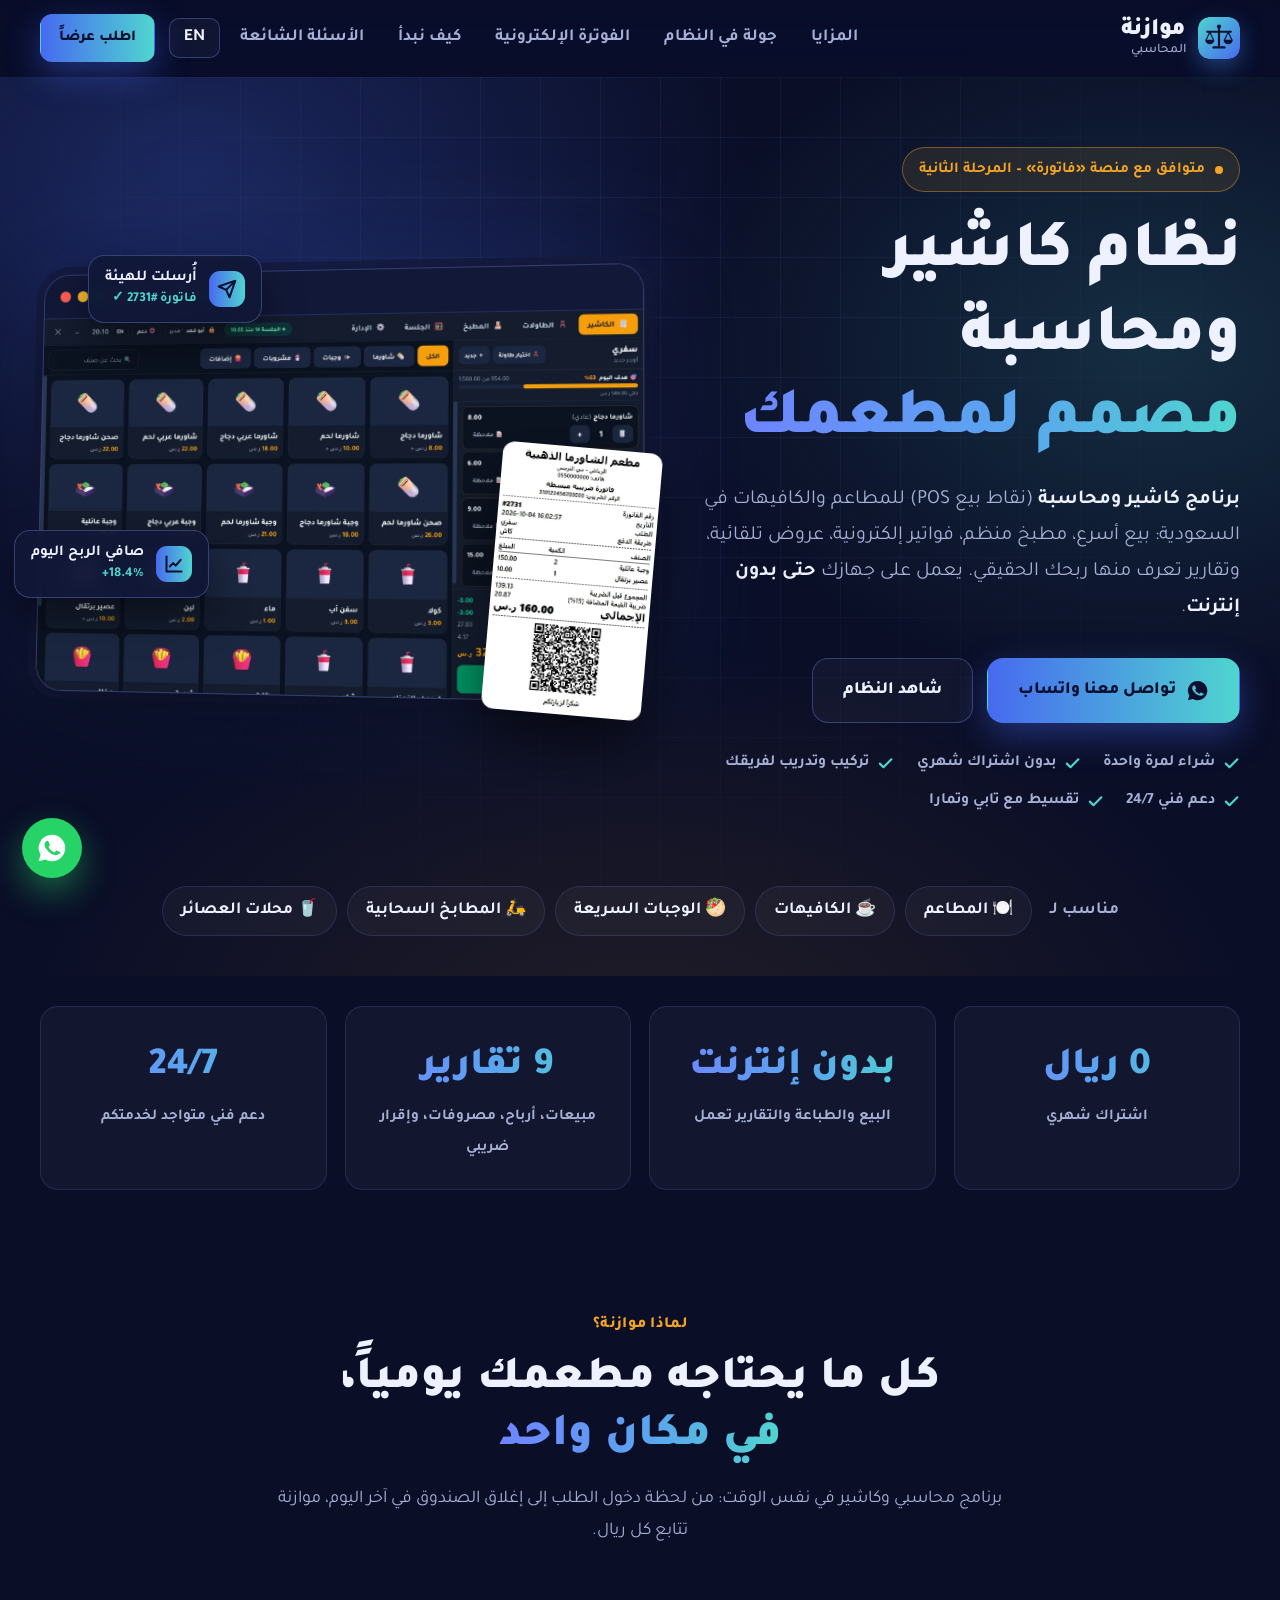
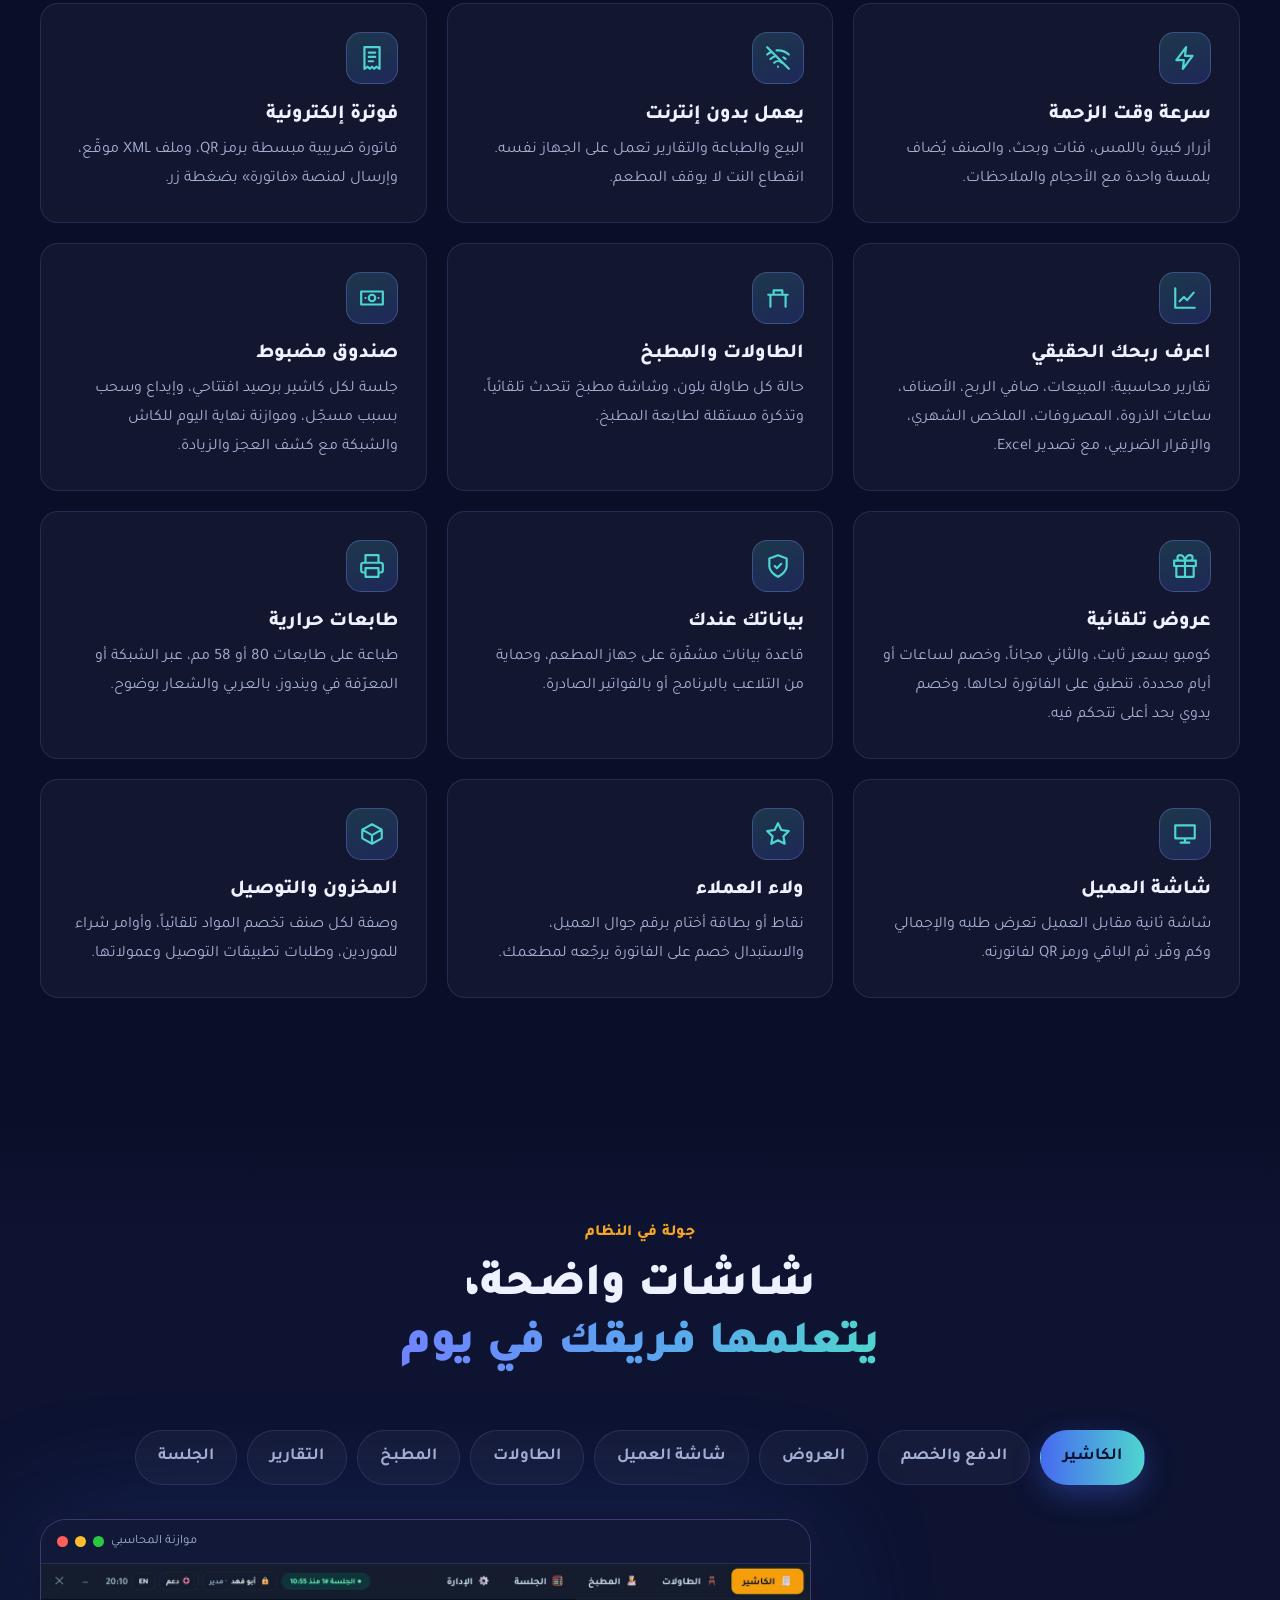
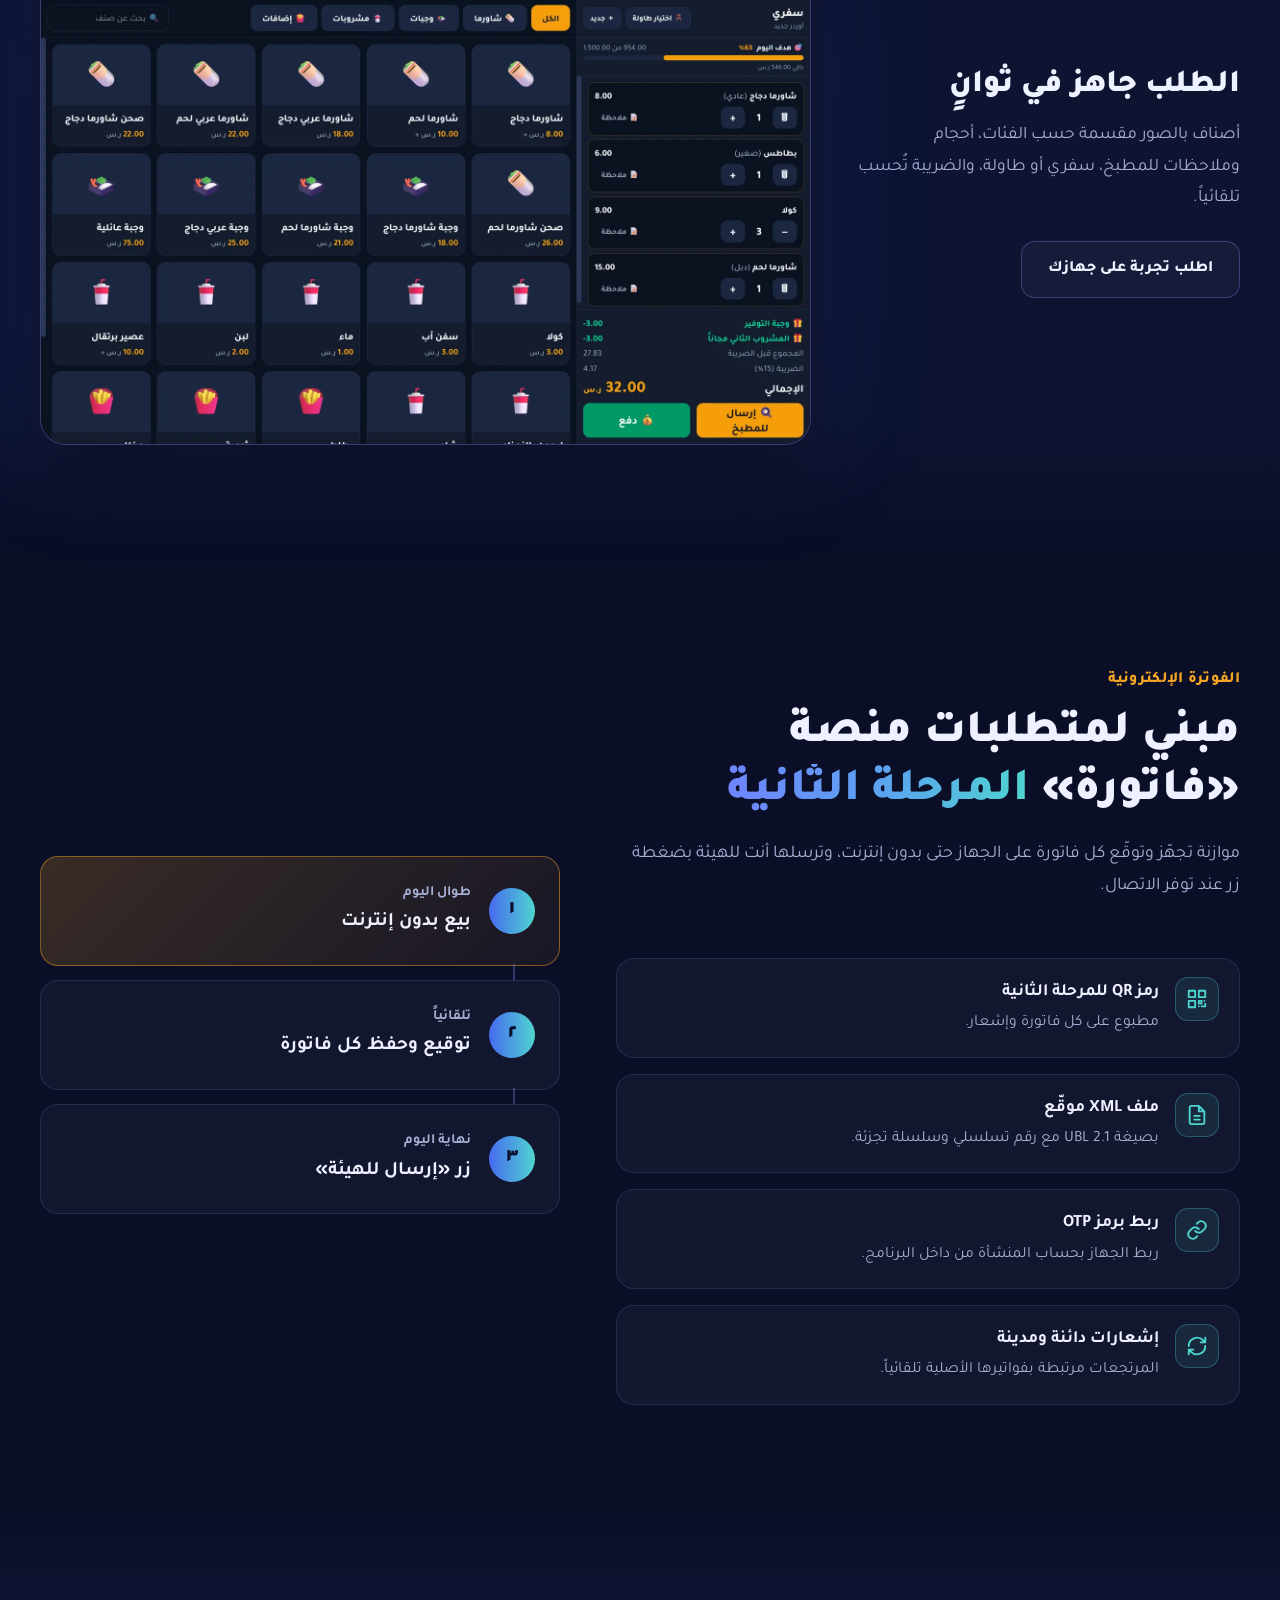
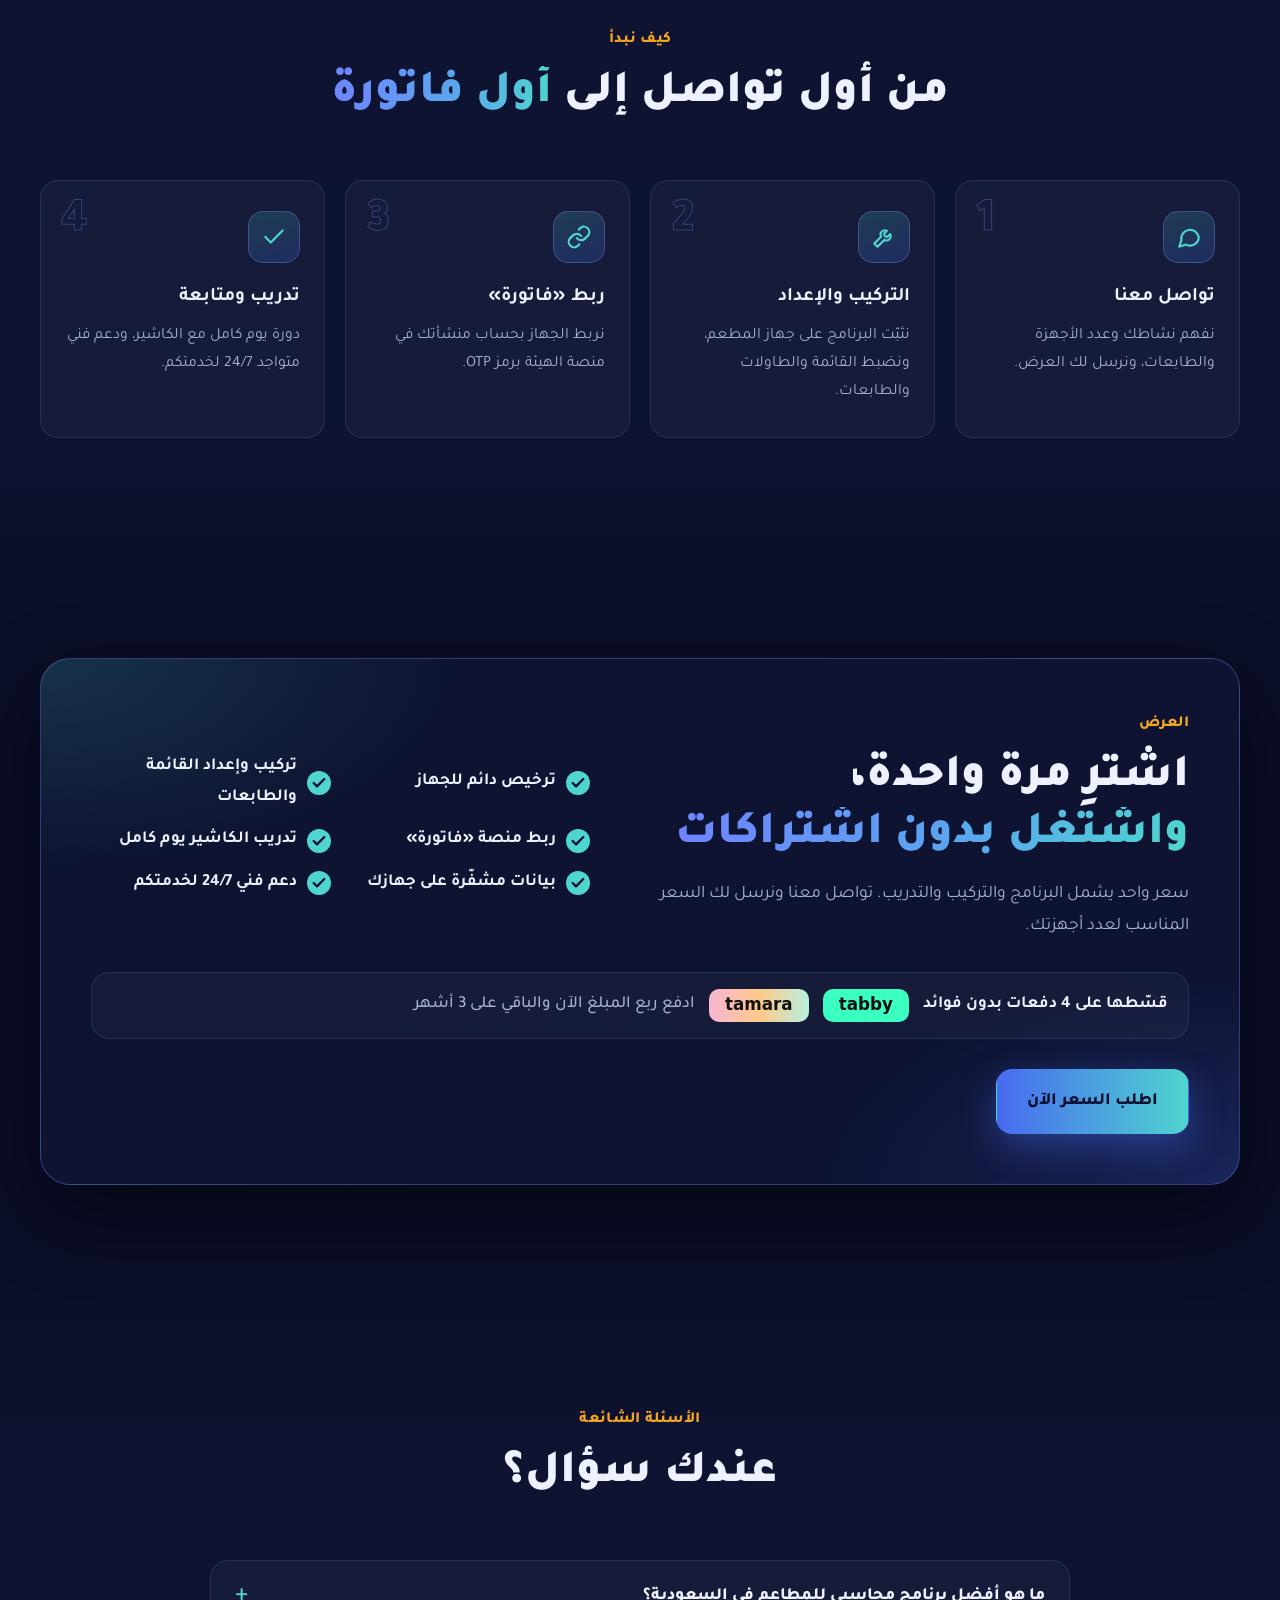
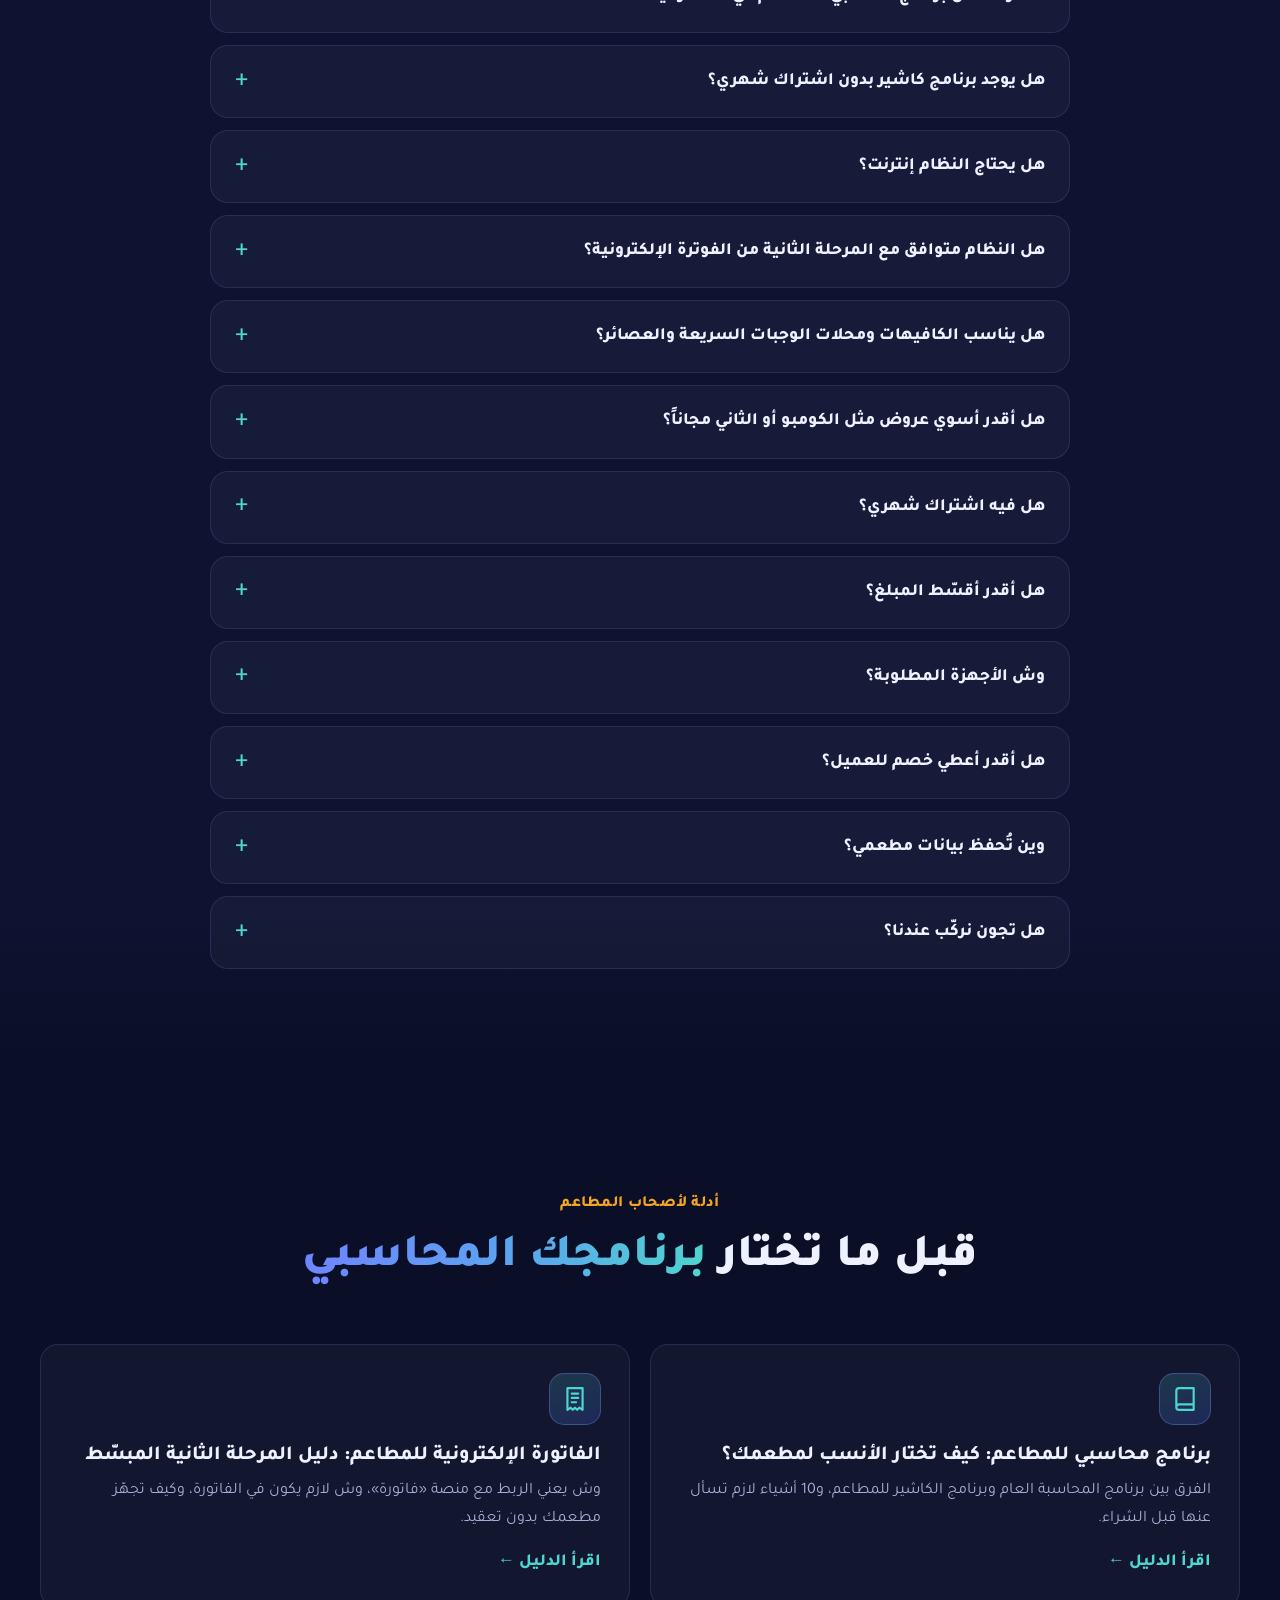
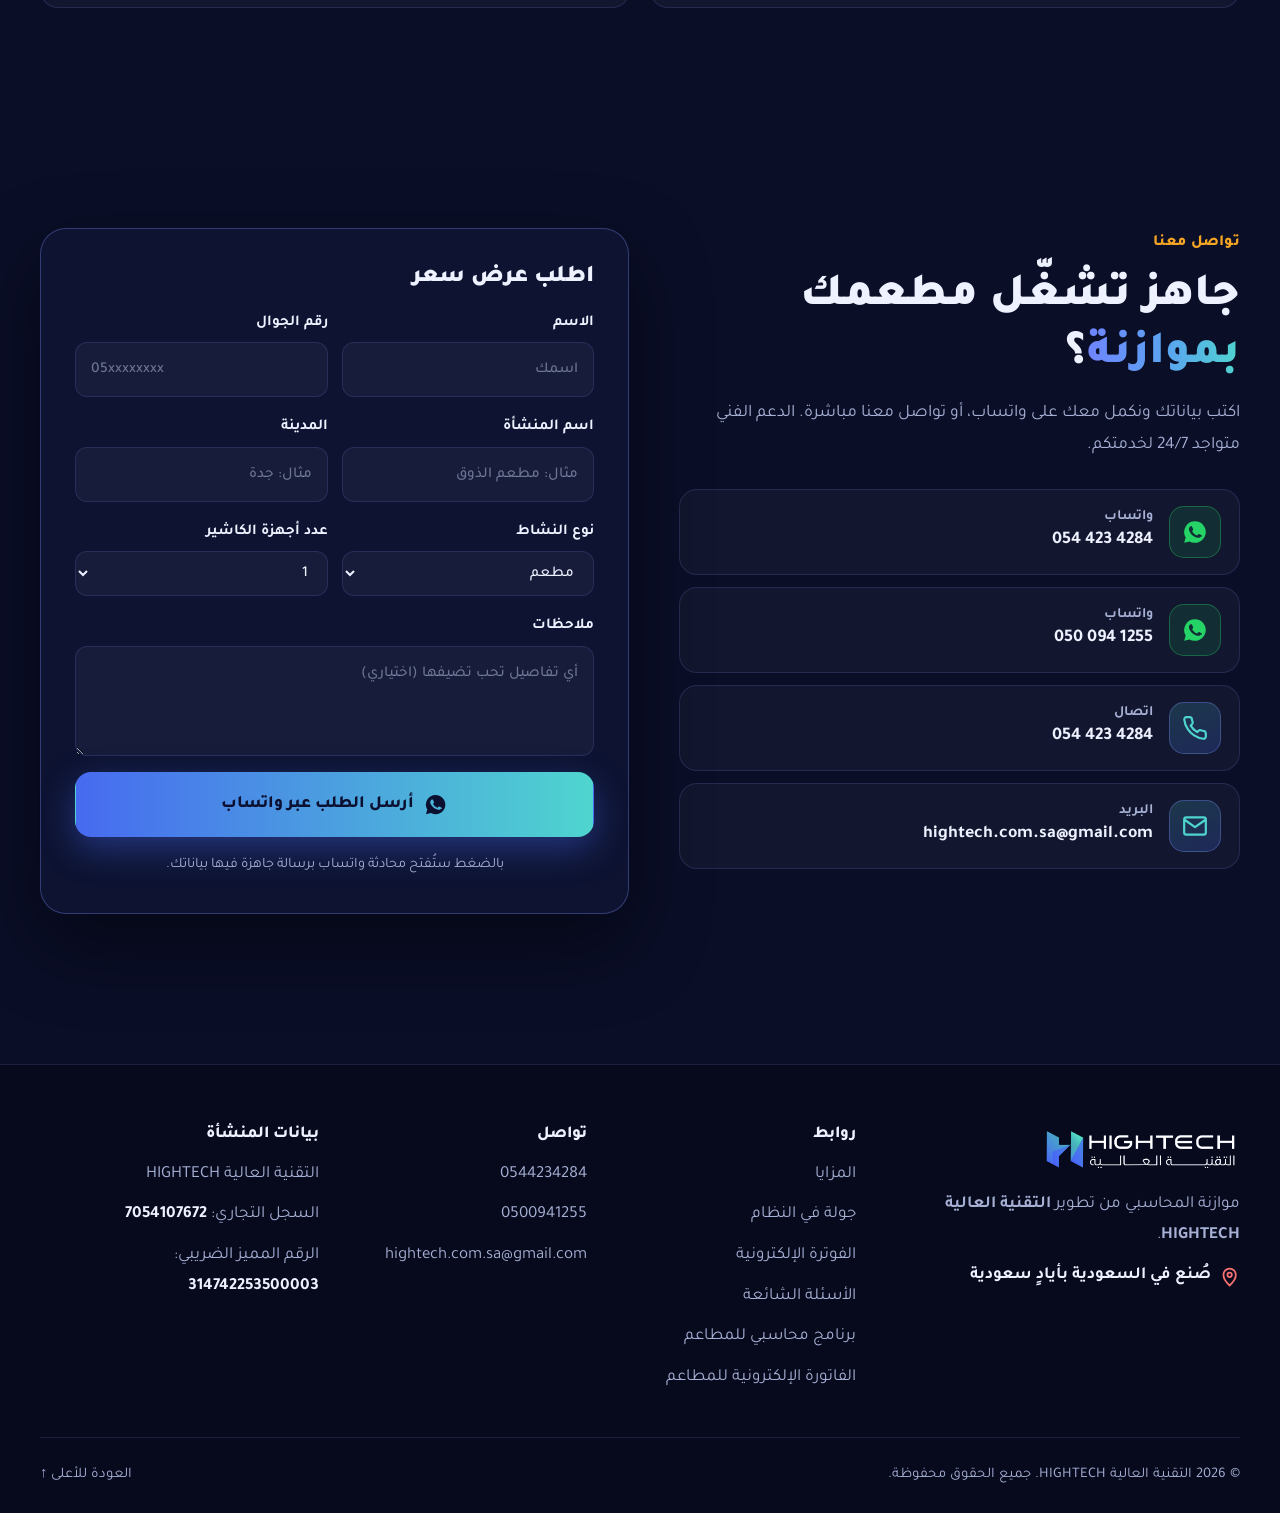
<file: index.html>
<!doctype html>
<html lang="ar" dir="rtl">
<head>
  <meta charset="utf-8">
  <meta name="viewport" content="width=device-width, initial-scale=1">
  <title>برنامج كاشير ومحاسبة للمطاعم والكافيهات | موازنة المحاسبي</title>
  <meta name="description" content="موازنة المحاسبي برنامج محاسبي وكاشير (نقاط بيع POS) للمطاعم والكافيهات في السعودية: فاتورة إلكترونية المرحلة الثانية، عروض تلقائية، شاشة مطبخ وتقارير أرباح، ويعمل بدون إنترنت. شراء لمرة واحدة بدون اشتراك.">
  <meta name="robots" content="index, follow, max-image-preview:large">
  <meta name="keywords" content="برنامج محاسبي, برنامج محاسبة, برنامج كاشير, نظام كاشير, برنامج مطاعم, برنامج كافيهات, نظام نقاط بيع, POS, برنامج فواتير, فاتورة إلكترونية, المرحلة الثانية, هيئة الزكاة, برنامج محاسبي بدون اشتراك, موازنة المحاسبي">
  <link rel="canonical" href="https://mowaznah.com/">
  <link rel="alternate" hreflang="ar" href="https://mowaznah.com/">
  <link rel="alternate" hreflang="en" href="https://mowaznah.com/en/">
  <link rel="alternate" hreflang="x-default" href="https://mowaznah.com/">
  <meta name="theme-color" content="#0a0e27">
  <link rel="icon" href="assets/img/logo-icon.svg" type="image/svg+xml">
  <link rel="apple-touch-icon" href="assets/img/apple-touch-icon.png">

  <meta property="og:type" content="website">
  <meta property="og:locale" content="ar_SA">
  <meta property="og:locale:alternate" content="en_US">
  <meta property="og:site_name" content="موازنة المحاسبي">
  <meta property="og:title" content="برنامج كاشير ومحاسبة للمطاعم والكافيهات | موازنة المحاسبي">
  <meta property="og:description" content="برنامج محاسبي وكاشير للمطاعم: فاتورة إلكترونية المرحلة الثانية، عروض تلقائية، ويعمل بدون إنترنت. شراء لمرة واحدة بدون اشتراك شهري.">
  <meta property="og:url" content="https://mowaznah.com/">
  <meta property="og:image" content="https://mowaznah.com/assets/img/og-image.png">
  <meta property="og:image:alt" content="موازنة المحاسبي: برنامج كاشير ومحاسبة للمطاعم">
  <meta name="twitter:card" content="summary_large_image">

  <link rel="preload" href="assets/fonts/tajawal-arabic-800-normal.woff2" as="font" type="font/woff2" crossorigin>
  <link rel="preload" href="assets/fonts/tajawal-arabic-500-normal.woff2" as="font" type="font/woff2" crossorigin>
  <link rel="stylesheet" href="css/style.css">

  <script type="application/ld+json">
{
  "@context": "https://schema.org",
  "@graph": [
    {
      "@type": "Organization",
      "@id": "https://mowaznah.com/#org",
      "name": "التقنية العالية HIGHTECH",
      "alternateName": "HIGHTECH",
      "url": "https://mowaznah.com/",
      "logo": "https://mowaznah.com/assets/img/apple-touch-icon.png",
      "email": "hightech.com.sa@gmail.com",
      "telephone": [
        "+966544234284",
        "+966500941255"
      ],
      "address": {
        "@type": "PostalAddress",
        "addressCountry": "SA"
      },
      "contactPoint": {
        "@type": "ContactPoint",
        "telephone": "+966544234284",
        "contactType": "sales",
        "areaServed": "SA",
        "availableLanguage": [
          "ar",
          "en"
        ]
      }
    },
    {
      "@type": "WebSite",
      "@id": "https://mowaznah.com/#site",
      "url": "https://mowaznah.com/",
      "name": "موازنة المحاسبي",
      "inLanguage": "ar",
      "publisher": {
        "@id": "https://mowaznah.com/#org"
      }
    },
    {
      "@type": "SoftwareApplication",
      "name": "موازنة المحاسبي",
      "alternateName": [
        "Mowaznah POS",
        "برنامج موازنة",
        "نظام موازنة"
      ],
      "url": "https://mowaznah.com/",
      "applicationCategory": "BusinessApplication",
      "applicationSubCategory": "برنامج كاشير ومحاسبة للمطاعم (POS)",
      "operatingSystem": "Windows 10, Windows 11",
      "softwareVersion": "1.10",
      "inLanguage": [
        "ar",
        "en"
      ],
      "image": "https://mowaznah.com/assets/img/og-image.png",
      "screenshot": "https://mowaznah.com/assets/img/cashier.webp",
      "description": "برنامج كاشير ومحاسبة (نقاط بيع POS) للمطاعم والكافيهات في السعودية، متوافق مع منصة فاتورة المرحلة الثانية، ويعمل بدون إنترنت. شراء لمرة واحدة بدون اشتراك شهري.",
      "featureList": [
        "فاتورة إلكترونية متوافقة مع منصة فاتورة المرحلة الثانية",
        "يعمل بدون إنترنت",
        "عروض تلقائية: كومبو والثاني مجاناً وخصم بالوقت",
        "شاشة مطبخ وطاولات",
        "شاشة للعميل",
        "موازنة الصندوق والإيداع والسحب",
        "تقارير الأرباح والمصروفات والإقرار الضريبي",
        "برنامج ولاء العملاء",
        "المخزون والموردون",
        "طلبات تطبيقات التوصيل",
        "أكثر من كاشير على الشبكة"
      ],
      "publisher": {
        "@id": "https://mowaznah.com/#org"
      }
    },
    {
      "@type": "FAQPage",
      "mainEntity": [
        {
          "@type": "Question",
          "name": "ما هو أفضل برنامج محاسبي للمطاعم في السعودية؟",
          "acceptedAnswer": {
            "@type": "Answer",
            "text": "الأفضل هو البرنامج الذي يجمع الكاشير والمحاسبة في مكان واحد ويتوافق مع الفوترة الإلكترونية. موازنة المحاسبي مصمم للمطاعم والكافيهات تحديداً: كاشير سريع باللمس، فاتورة إلكترونية للمرحلة الثانية، مطبخ وطاولات، عروض تلقائية، موازنة الصندوق، وتقارير الأرباح والمصروفات والإقرار الضريبي، ويعمل بدون إنترنت وبشراء لمرة واحدة."
          }
        },
        {
          "@type": "Question",
          "name": "هل يوجد برنامج كاشير بدون اشتراك شهري؟",
          "acceptedAnswer": {
            "@type": "Answer",
            "text": "نعم. موازنة المحاسبي يُشترى مرة واحدة ويصير ملكك، والسعر يشمل التركيب والتدريب والسنة الأولى من الدعم الفني. بعدها عقد الدعم والتحديثات اختياري."
          }
        },
        {
          "@type": "Question",
          "name": "هل يحتاج النظام إنترنت؟",
          "acceptedAnswer": {
            "@type": "Answer",
            "text": "لا للبيع اليومي: البيع والطباعة والتقارير تعمل بدون إنترنت. يحتاج اتصالاً عند التفعيل، ومرة على الأقل كل 7 أيام للتحقق من الترخيص، وعند إرسال الفواتير للهيئة."
          }
        },
        {
          "@type": "Question",
          "name": "هل النظام متوافق مع المرحلة الثانية من الفوترة الإلكترونية؟",
          "acceptedAnswer": {
            "@type": "Answer",
            "text": "نعم. كل فاتورة لها رمز QR للمرحلة الثانية وملف XML موقّع بصيغة UBL 2.1، ويُربط الجهاز بمنصة «فاتورة» برمز OTP، وتُرسل الفواتير للهيئة من البرنامج."
          }
        },
        {
          "@type": "Question",
          "name": "هل يناسب الكافيهات ومحلات الوجبات السريعة والعصائر؟",
          "acceptedAnswer": {
            "@type": "Answer",
            "text": "نعم. يناسب المطاعم والكافيهات والوجبات السريعة ومحلات العصائر والمطابخ السحابية: سفري أو طاولات، أحجام وإضافات، شاشة مطبخ، وطلبات تطبيقات التوصيل."
          }
        },
        {
          "@type": "Question",
          "name": "هل أقدر أسوي عروض مثل الكومبو أو الثاني مجاناً؟",
          "acceptedAnswer": {
            "@type": "Answer",
            "text": "نعم. العروض التلقائية تشمل كومبو بسعر ثابت، و«اشترِ واحد والثاني مجاناً»، وخصماً بنسبة لأوقات أو أيام محددة، وتنطبق على الفاتورة تلقائياً وتظهر للعميل."
          }
        },
        {
          "@type": "Question",
          "name": "هل فيه اشتراك شهري؟",
          "acceptedAnswer": {
            "@type": "Answer",
            "text": "لا. النظام شراء لمرة واحدة، والسعر يشمل التركيب والتدريب."
          }
        },
        {
          "@type": "Question",
          "name": "هل أقدر أقسّط المبلغ؟",
          "acceptedAnswer": {
            "@type": "Answer",
            "text": "نعم. تقدر تقسّط سعر النظام على 4 دفعات بدون فوائد عن طريق تابي (tabby) أو تمارا (tamara)."
          }
        },
        {
          "@type": "Question",
          "name": "وش الأجهزة المطلوبة؟",
          "acceptedAnswer": {
            "@type": "Answer",
            "text": "جهاز ويندوز 10 أو 11، شاشة لمس (مفضّلة) أو ماوس، وطابعة فواتير حرارية 80 أو 58 مم. طابعة المطبخ وشاشة العميل اختياريتان."
          }
        },
        {
          "@type": "Question",
          "name": "هل أقدر أعطي خصم للعميل؟",
          "acceptedAnswer": {
            "@type": "Answer",
            "text": "نعم، خصم على الفاتورة بمبلغ ثابت أو بنسبة مئوية، مع سبب اختياري وحد أعلى تتحكم فيه من الإعدادات، والمرتجع يحسب حصة الخصم تلقائياً."
          }
        },
        {
          "@type": "Question",
          "name": "وين تُحفظ بيانات مطعمي؟",
          "acceptedAnswer": {
            "@type": "Answer",
            "text": "على جهاز المطعم نفسه في قاعدة بيانات مشفّرة، مع نسخة احتياطية تلقائية كل يوم وعند إغلاق كل جلسة، ونسخة إضافية على فلاش أو مجلد مزامنة إن رغبت."
          }
        },
        {
          "@type": "Question",
          "name": "هل تجون نركّب عندنا؟",
          "acceptedAnswer": {
            "@type": "Answer",
            "text": "نعم، نركّب ونضبط النظام وندرّب فريقك، ونقدر ندخل المنيو كامل من ملف Excel. والدعم الفني متواجد 24/7 لخدمتكم عبر واتساب والاتصال."
          }
        }
      ]
    }
  ]
}
  </script>
</head>
<body>
  <!-- أيقونات الموقع (SVG) -->
  <svg width="0" height="0" class="sprite" aria-hidden="true">
    <symbol id="i-bolt" viewBox="0 0 24 24"><path d="M13 2 4 14h7l-1 8 9-12h-7l1-8Z"/></symbol>
    <symbol id="i-offline" viewBox="0 0 24 24"><path d="M2 2l20 20M8.5 16.4a5 5 0 0 1 7 0M5 12.9a10 10 0 0 1 5.2-2.8M19 12.9a10 10 0 0 0-2-1.5M2 8.8a15 15 0 0 1 4.2-2.6M22 8.8A15 15 0 0 0 10.7 5M12 20h.01"/></symbol>
    <symbol id="i-receipt" viewBox="0 0 24 24"><path d="M5 2h14v20l-3-2-2 2-2-2-2 2-2-2-3 2V2ZM9 7h6M9 11h6M9 15h4"/></symbol>
    <symbol id="i-chart" viewBox="0 0 24 24"><path d="M3 3v18h18M7 15l4-4 3 3 6-7"/></symbol>
    <symbol id="i-table" viewBox="0 0 24 24"><path d="M3 9h18M5 9v11M19 9v11M8 9V5h8v4"/></symbol>
    <symbol id="i-chef" viewBox="0 0 24 24"><path d="M6 13.9A4 4 0 0 1 7.6 6a5 5 0 0 1 8.8 0A4 4 0 0 1 18 13.9V20H6v-6.1ZM6 17h12"/></symbol>
    <symbol id="i-cash" viewBox="0 0 24 24"><path d="M2 6h20v12H2zM12 15a3 3 0 1 0 0-6 3 3 0 0 0 0 6ZM6 12h.01M18 12h.01"/></symbol>
    <symbol id="i-percent" viewBox="0 0 24 24"><path d="M19 5 5 19M7 9a2 2 0 1 0 0-4 2 2 0 0 0 0 4ZM17 19a2 2 0 1 0 0-4 2 2 0 0 0 0 4Z"/></symbol>
    <symbol id="i-shield" viewBox="0 0 24 24"><path d="M12 22s8-4 8-10V5l-8-3-8 3v7c0 6 8 10 8 10ZM9 12l2 2 4-4"/></symbol>
    <symbol id="i-printer" viewBox="0 0 24 24"><path d="M6 9V2h12v7M6 18H4a2 2 0 0 1-2-2v-5a2 2 0 0 1 2-2h16a2 2 0 0 1 2 2v5a2 2 0 0 1-2 2h-2M6 14h12v8H6z"/></symbol>
    <symbol id="i-qr" viewBox="0 0 24 24"><path d="M3 3h7v7H3zM14 3h7v7h-7zM3 14h7v7H3zM14 14h3v3h-3zM20 14v.01M14 20h.01M17 20h4v-3"/></symbol>
    <symbol id="i-send" viewBox="0 0 24 24"><path d="m22 2-7 20-4-9-9-4 20-7ZM22 2 11 13"/></symbol>
    <symbol id="i-file" viewBox="0 0 24 24"><path d="M14 2H6a2 2 0 0 0-2 2v16a2 2 0 0 0 2 2h12a2 2 0 0 0 2-2V8l-6-6ZM14 2v6h6M9 13h6M9 17h6"/></symbol>
    <symbol id="i-link" viewBox="0 0 24 24"><path d="M10 13a5 5 0 0 0 7.5.5l3-3a5 5 0 0 0-7-7l-1.7 1.7M14 11a5 5 0 0 0-7.5-.5l-3 3a5 5 0 0 0 7 7l1.7-1.7"/></symbol>
    <symbol id="i-tool" viewBox="0 0 24 24"><path d="M14.7 6.3a4 4 0 0 0-5.4 5.4L3 18l3 3 6.3-6.3a4 4 0 0 0 5.4-5.4l-2.6 2.6-2.4-.6-.6-2.4 2.6-2.6Z"/></symbol>
    <symbol id="i-chat" viewBox="0 0 24 24"><path d="M21 12a8 8 0 0 1-11.8 7L3 21l2-6A8 8 0 1 1 21 12Z"/></symbol>
    <symbol id="i-refresh" viewBox="0 0 24 24"><path d="M21 12a9 9 0 0 1-15.5 6.3L3 16M3 12a9 9 0 0 1 15.5-6.3L21 8M21 3v5h-5M3 21v-5h5"/></symbol>
    <symbol id="i-check" viewBox="0 0 24 24"><path d="M20 6 9 17l-5-5"/></symbol>
    <symbol id="i-phone" viewBox="0 0 24 24"><path d="M22 16.9v3a2 2 0 0 1-2.2 2 19.8 19.8 0 0 1-8.6-3.1 19.5 19.5 0 0 1-6-6A19.8 19.8 0 0 1 2.1 4.2 2 2 0 0 1 4.1 2h3a2 2 0 0 1 2 1.7c.1.9.4 1.8.7 2.7a2 2 0 0 1-.5 2.1L8 9.8a16 16 0 0 0 6 6l1.3-1.3a2 2 0 0 1 2.1-.4c.9.3 1.8.6 2.7.7a2 2 0 0 1 1.7 2Z"/></symbol>
    <symbol id="i-mail" viewBox="0 0 24 24"><path d="M4 4h16a2 2 0 0 1 2 2v12a2 2 0 0 1-2 2H4a2 2 0 0 1-2-2V6a2 2 0 0 1 2-2ZM22 6l-10 7L2 6"/></symbol>
    <symbol id="i-pin" viewBox="0 0 24 24"><path d="M12 22s7-6.2 7-12a7 7 0 1 0-14 0c0 5.8 7 12 7 12ZM12 12.5a2.5 2.5 0 1 0 0-5 2.5 2.5 0 0 0 0 5Z"/></symbol>
    <symbol id="i-gift" viewBox="0 0 24 24"><path d="M20 12v10H4V12M2 7h20v5H2zM12 22V7M12 7H7.5a2.5 2.5 0 1 1 0-5C11 2 12 7 12 7ZM12 7h4.5a2.5 2.5 0 1 0 0-5C13 2 12 7 12 7Z"/></symbol>
    <symbol id="i-monitor" viewBox="0 0 24 24"><path d="M3 4h18v12H3zM8 20h8M12 16v4"/></symbol>
    <symbol id="i-star" viewBox="0 0 24 24"><path d="m12 2 3.1 6.3 6.9 1-5 4.9 1.2 6.8L12 17.8 5.8 21l1.2-6.8-5-4.9 6.9-1L12 2Z"/></symbol>
    <symbol id="i-box" viewBox="0 0 24 24"><path d="M21 8 12 3 3 8v8l9 5 9-5V8ZM3 8l9 5 9-5M12 13v8"/></symbol>
    <symbol id="i-book" viewBox="0 0 24 24"><path d="M4 19.5A2.5 2.5 0 0 1 6.5 17H20V2H6.5A2.5 2.5 0 0 0 4 4.5v15ZM4 19.5A2.5 2.5 0 0 0 6.5 22H20v-5"/></symbol>
    <symbol id="i-plus" viewBox="0 0 24 24"><path d="M12 5v14M5 12h14"/></symbol>
    <symbol id="i-menu" viewBox="0 0 24 24"><path d="M4 7h16M4 12h16M4 17h16"/></symbol>
    <symbol id="i-x" viewBox="0 0 24 24"><path d="M6 6l12 12M18 6 6 18"/></symbol>
    <symbol id="i-wa" viewBox="0 0 24 24"><path fill="currentColor" stroke="none" d="M12 2a10 10 0 0 0-8.6 15.1L2 22l5-1.3A10 10 0 1 0 12 2Zm5.3 14.1c-.2.6-1.3 1.2-1.8 1.2-.5.1-1 .2-3.3-.7-2.8-1.1-4.5-4-4.7-4.2-.1-.2-1.1-1.5-1.1-2.9s.7-2.1 1-2.4c.3-.3.6-.3.8-.3h.6c.2 0 .4 0 .6.5l.9 2.1c.1.2.1.4 0 .5l-.3.5-.4.5c-.1.1-.3.3-.1.6.2.3.8 1.3 1.7 2.1 1.2 1 2.1 1.4 2.4 1.5.3.1.5.1.6-.1l.9-1c.2-.3.4-.2.6-.1l2 .9c.3.1.5.2.5.3.1.2.1.8-.1 1.4Z"/></symbol>
  </svg>

  <a class="skip" href="#main">تخطَّ إلى المحتوى</a>

  <!-- ───────── الترويسة ───────── -->
  <header class="nav" id="top">
    <div class="wrap nav-in">
      <a href="#top" class="brand" aria-label="موازنة المحاسبي - الرئيسية">
        <img src="assets/img/logo-icon.svg" alt="" width="40" height="40">
        <span><b>موازنة</b><small>المحاسبي</small></span>
      </a>
      <nav class="links" id="links" aria-label="أقسام الصفحة">
        <a href="#features">المزايا</a>
        <a href="#screens">جولة في النظام</a>
        <a href="#einvoice">الفوترة الإلكترونية</a>
        <a href="#how">كيف نبدأ</a>
        <a href="#faq">الأسئلة الشائعة</a>
        <a href="en/" class="lang-switch" lang="en" hreflang="en" title="English">EN</a>
        <a href="#contact" class="btn btn-sm btn-primary nav-cta">اطلب عرضاً</a>
      </nav>
      <button class="menu-btn" id="menuBtn" aria-label="القائمة" aria-expanded="false" aria-controls="links">
        <svg class="ic"><use href="#i-menu"/></svg>
      </button>
    </div>
  </header>

  <main id="main">
    <!-- ───────── الواجهة ───────── -->
    <section class="hero">
      <div class="hero-bg" aria-hidden="true"></div>
      <div class="wrap hero-in">
        <div class="hero-copy">
          <span class="pill reveal"><span class="dot"></span> متوافق مع منصة «فاتورة» – المرحلة الثانية</span>
          <h1 class="reveal">نظام كاشير ومحاسبة<br><span class="grad">مصمم لمطعمك</span></h1>
          <p class="lead reveal"><strong>برنامج كاشير ومحاسبة</strong> (نقاط بيع POS) للمطاعم والكافيهات في السعودية: بيع أسرع، مطبخ منظم، فواتير إلكترونية، عروض تلقائية، وتقارير تعرف منها ربحك الحقيقي. يعمل على جهازك <strong>حتى بدون إنترنت</strong>.</p>
          <div class="cta-row reveal">
            <a class="btn btn-primary btn-lg" href="https://wa.me/966544234284?text=%D8%A7%D9%84%D8%B3%D9%84%D8%A7%D9%85%20%D8%B9%D9%84%D9%8A%D9%83%D9%85%D8%8C%20%D8%A3%D8%B1%D9%8A%D8%AF%20%D8%A7%D9%84%D8%A7%D8%B3%D8%AA%D9%81%D8%B3%D8%A7%D8%B1%20%D8%B9%D9%86%20%D9%86%D8%B8%D8%A7%D9%85%20%D9%85%D9%88%D8%A7%D8%B2%D9%86%D8%A9%20%D8%A7%D9%84%D9%85%D8%AD%D8%A7%D8%B3%D8%A8%D9%8A" target="_blank" rel="noopener">
              <svg class="ic"><use href="#i-wa"/></svg> تواصل معنا واتساب
            </a>
            <a class="btn btn-ghost btn-lg" href="#screens">شاهد النظام</a>
          </div>
          <ul class="trust reveal">
            <li><svg class="ic"><use href="#i-check"/></svg> شراء لمرة واحدة</li>
            <li><svg class="ic"><use href="#i-check"/></svg> بدون اشتراك شهري</li>
            <li><svg class="ic"><use href="#i-check"/></svg> تركيب وتدريب لفريقك</li>
            <li><svg class="ic"><use href="#i-check"/></svg> دعم فني 24/7</li>
            <li><svg class="ic"><use href="#i-check"/></svg> تقسيط مع تابي وتمارا</li>
          </ul>
        </div>

        <div class="hero-visual reveal" aria-label="لقطة من شاشة الكاشير">
          <div class="device">
            <div class="device-bar"><i></i><i></i><i></i><span>موازنة المحاسبي — الكاشير</span></div>
            <img src="assets/img/cashier.webp" alt="شاشة الكاشير في موازنة المحاسبي: الأصناف بالصور والسلة والإجمالي" width="1600" height="1000" fetchpriority="high">
          </div>
          <img class="receipt" src="assets/img/receipt.webp" alt="فاتورة ضريبية مبسطة مطبوعة برمز QR" width="576" height="962" loading="lazy">
          <div class="float f1"><svg class="ic"><use href="#i-send"/></svg><div><b>أُرسلت للهيئة</b><small>فاتورة #2731 ✓</small></div></div>
          <div class="float f2"><svg class="ic"><use href="#i-chart"/></svg><div><b>صافي الربح اليوم</b><small dir="ltr">+18.4%</small></div></div>
        </div>
      </div>

      <div class="wrap">
        <div class="fit reveal">
          <span>مناسب لـ</span>
          <ul>
            <li>🍽️ المطاعم</li><li>☕ الكافيهات</li><li>🥙 الوجبات السريعة</li><li>🛵 المطابخ السحابية</li><li>🥤 محلات العصائر</li>
          </ul>
        </div>
      </div>
    </section>

    <!-- ───────── أرقام ───────── -->
    <section class="stats">
      <div class="wrap stats-in">
        <div class="stat reveal"><b data-count="0" data-suffix=" ريال">0</b><span>اشتراك شهري</span></div>
        <div class="stat reveal"><b>بدون إنترنت</b><span>البيع والطباعة والتقارير تعمل</span></div>
        <div class="stat reveal"><b data-count="9" data-suffix=" تقارير">0</b><span>مبيعات، أرباح، مصروفات، وإقرار ضريبي</span></div>
        <div class="stat reveal"><b dir="ltr" data-count="24" data-suffix="/7">0</b><span>دعم فني متواجد لخدمتكم</span></div>
      </div>
    </section>

    <!-- ───────── المزايا ───────── -->
    <section class="section" id="features">
      <div class="wrap">
        <header class="head reveal">
          <span class="kicker">لماذا موازنة؟</span>
          <h2>كل ما يحتاجه مطعمك يومياً، <span class="grad">في مكان واحد</span></h2>
          <p>برنامج محاسبي وكاشير في نفس الوقت: من لحظة دخول الطلب إلى إغلاق الصندوق في آخر اليوم، موازنة تتابع كل ريال.</p>
        </header>
        <div class="grid features">
          <article class="card reveal"><span class="ico"><svg class="ic"><use href="#i-bolt"/></svg></span><h3>سرعة وقت الزحمة</h3><p>أزرار كبيرة باللمس، فئات وبحث، والصنف يُضاف بلمسة واحدة مع الأحجام والملاحظات.</p></article>
          <article class="card reveal"><span class="ico"><svg class="ic"><use href="#i-offline"/></svg></span><h3>يعمل بدون إنترنت</h3><p>البيع والطباعة والتقارير تعمل على الجهاز نفسه. انقطاع النت لا يوقف المطعم.</p></article>
          <article class="card reveal"><span class="ico"><svg class="ic"><use href="#i-receipt"/></svg></span><h3>فوترة إلكترونية</h3><p>فاتورة ضريبية مبسطة برمز QR، وملف XML موقّع، وإرسال لمنصة «فاتورة» بضغطة زر.</p></article>
          <article class="card reveal"><span class="ico"><svg class="ic"><use href="#i-chart"/></svg></span><h3>اعرف ربحك الحقيقي</h3><p>تقارير محاسبية: المبيعات، صافي الربح، الأصناف، ساعات الذروة، المصروفات، الملخص الشهري، والإقرار الضريبي، مع تصدير Excel.</p></article>
          <article class="card reveal"><span class="ico"><svg class="ic"><use href="#i-table"/></svg></span><h3>الطاولات والمطبخ</h3><p>حالة كل طاولة بلون، وشاشة مطبخ تتحدث تلقائياً، وتذكرة مستقلة لطابعة المطبخ.</p></article>
          <article class="card reveal"><span class="ico"><svg class="ic"><use href="#i-cash"/></svg></span><h3>صندوق مضبوط</h3><p>جلسة لكل كاشير برصيد افتتاحي، وإيداع وسحب بسبب مسجّل، وموازنة نهاية اليوم للكاش والشبكة مع كشف العجز والزيادة.</p></article>
          <article class="card reveal"><span class="ico"><svg class="ic"><use href="#i-gift"/></svg></span><h3>عروض تلقائية</h3><p>كومبو بسعر ثابت، والثاني مجاناً، وخصم لساعات أو أيام محددة، تنطبق على الفاتورة لحالها. وخصم يدوي بحد أعلى تتحكم فيه.</p></article>
          <article class="card reveal"><span class="ico"><svg class="ic"><use href="#i-shield"/></svg></span><h3>بياناتك عندك</h3><p>قاعدة بيانات مشفّرة على جهاز المطعم، وحماية من التلاعب بالبرنامج أو بالفواتير الصادرة.</p></article>
          <article class="card reveal"><span class="ico"><svg class="ic"><use href="#i-printer"/></svg></span><h3>طابعات حرارية</h3><p>طباعة على طابعات 80 أو 58 مم، عبر الشبكة أو المعرّفة في ويندوز، بالعربي والشعار بوضوح.</p></article>
          <article class="card reveal"><span class="ico"><svg class="ic"><use href="#i-monitor"/></svg></span><h3>شاشة العميل</h3><p>شاشة ثانية مقابل العميل تعرض طلبه والإجمالي وكم وفّر، ثم الباقي ورمز QR لفاتورته.</p></article>
          <article class="card reveal"><span class="ico"><svg class="ic"><use href="#i-star"/></svg></span><h3>ولاء العملاء</h3><p>نقاط أو بطاقة أختام برقم جوال العميل، والاستبدال خصم على الفاتورة يرجّعه لمطعمك.</p></article>
          <article class="card reveal"><span class="ico"><svg class="ic"><use href="#i-box"/></svg></span><h3>المخزون والتوصيل</h3><p>وصفة لكل صنف تخصم المواد تلقائياً، وأوامر شراء للموردين، وطلبات تطبيقات التوصيل وعمولاتها.</p></article>
        </div>
      </div>
    </section>

    <!-- ───────── جولة في الشاشات ───────── -->
    <section class="section alt" id="screens">
      <div class="wrap">
        <header class="head reveal">
          <span class="kicker">جولة في النظام</span>
          <h2>شاشات واضحة، <span class="grad">يتعلمها فريقك في يوم</span></h2>
        </header>
        <div class="tour reveal">
          <div class="tabs" role="tablist" aria-label="شاشات النظام">
            <button role="tab" aria-selected="true" aria-controls="tour-panel" data-img="cashier" data-title="الطلب جاهز في ثوانٍ" data-text="أصناف بالصور مقسمة حسب الفئات، أحجام وملاحظات للمطبخ، سفري أو طاولة، والضريبة تُحسب تلقائياً.">الكاشير</button>
            <button role="tab" aria-selected="false" aria-controls="tour-panel" data-img="payment" data-title="كاش أو شبكة.. والفاتورة تطلع فوراً" data-text="لوحة أرقام سريعة وحساب الباقي، والعروض والخصم ظاهرة قبل الدفع، وكاش أو شبكة أو مقسّم، وطباعة فورية للفاتورة.">الدفع والخصم</button>
            <button role="tab" aria-selected="false" aria-controls="tour-panel" data-img="offers" data-title="عروضك تشتغل لحالها" data-text="كومبو بسعر ثابت، والثاني مجاناً، وخصم ساعة العصر أو الطلبات الكبيرة. جهّزه مرة وينطبق وقته بدون حساب من الكاشير.">العروض</button>
            <button role="tab" aria-selected="false" aria-controls="tour-panel" data-img="display" data-title="عميلك يشوف طلبه قبل ما يدفع" data-text="شاشة ثانية بالعربي والإنجليزي: الأصناف لحظة إضافتها، والإجمالي وكم وفّر، ثم الباقي ورمز QR للفاتورة.">شاشة العميل</button>
            <button role="tab" aria-selected="false" aria-controls="tour-panel" data-img="tables" data-title="حالة الصالة بنظرة واحدة" data-text="كل طاولة بلون: فارغة، مشغولة، أو تحتاج تنظيف، مع مدة الطلب ومبلغه.">الطاولات</button>
            <button role="tab" aria-selected="false" aria-controls="tour-panel" data-img="kitchen" data-title="المطبخ يشتغل بتنسيق مع الصالة" data-text="الطلبات تصل المطبخ فوراً، والشاشة تتحدث كل 10 ثوانٍ، و«جاهز» لكل صنف بضغطة.">المطبخ</button>
            <button role="tab" aria-selected="false" aria-controls="tour-panel" data-img="reports" data-title="أرقامك كلها قدامك" data-text="المبيعات اليومية، صافي الربح، توزيع الكاش والشبكة، والأصناف الأكثر مبيعاً، مع مقارنة بالفترة السابقة.">التقارير</button>
            <button role="tab" aria-selected="false" aria-controls="tour-panel" data-img="session" data-title="صندوق مضبوط كل يوم" data-text="فتح الجلسة برصيد افتتاحي، وإيداع وسحب بسبب مسجّل، وموازنة نهاية اليوم للكاش والشبكة، وملخص يوصل المالك على الواتساب.">الجلسة</button>
          </div>
          <div class="tour-panel" id="tour-panel" role="tabpanel">
            <div class="tour-text">
              <h3 id="tourTitle">الطلب جاهز في ثوانٍ</h3>
              <p id="tourText">أصناف بالصور مقسمة حسب الفئات، أحجام وملاحظات للمطبخ، سفري أو طاولة، والضريبة تُحسب تلقائياً.</p>
              <a class="btn btn-ghost" href="#contact">اطلب تجربة على جهازك</a>
            </div>
            <div class="device tour-device">
              <div class="device-bar"><i></i><i></i><i></i><span>موازنة المحاسبي</span></div>
              <img id="tourImg" src="assets/img/cashier.webp" alt="شاشة الكاشير" width="1600" height="1000" loading="lazy">
            </div>
          </div>
        </div>
      </div>
    </section>

    <!-- ───────── الفوترة الإلكترونية ───────── -->
    <section class="section" id="einvoice">
      <div class="wrap einv">
        <div class="einv-copy">
          <header class="head left reveal">
            <span class="kicker">الفوترة الإلكترونية</span>
            <h2>مبني لمتطلبات منصة «فاتورة» <span class="grad">المرحلة الثانية</span></h2>
            <p>موازنة تجهّز وتوقّع كل فاتورة على الجهاز حتى بدون إنترنت، وترسلها أنت للهيئة بضغطة زر عند توفر الاتصال.</p>
          </header>
          <ul class="checks reveal">
            <li><svg class="ic"><use href="#i-qr"/></svg><div><b>رمز QR للمرحلة الثانية</b><span>مطبوع على كل فاتورة وإشعار.</span></div></li>
            <li><svg class="ic"><use href="#i-file"/></svg><div><b>ملف XML موقّع</b><span>بصيغة UBL 2.1 مع رقم تسلسلي وسلسلة تجزئة.</span></div></li>
            <li><svg class="ic"><use href="#i-link"/></svg><div><b>ربط برمز OTP</b><span>ربط الجهاز بحساب المنشأة من داخل البرنامج.</span></div></li>
            <li><svg class="ic"><use href="#i-refresh"/></svg><div><b>إشعارات دائنة ومدينة</b><span>المرتجعات مرتبطة بفواتيرها الأصلية تلقائياً.</span></div></li>
          </ul>
        </div>
        <ol class="flow reveal" aria-label="مراحل الفاتورة">
          <li><span class="n">١</span><div><small>طوال اليوم</small><b>بيع بدون إنترنت</b></div></li>
          <li><span class="n">٢</span><div><small>تلقائياً</small><b>توقيع وحفظ كل فاتورة</b></div></li>
          <li><span class="n">٣</span><div><small>نهاية اليوم</small><b>زر «إرسال للهيئة»</b></div></li>
        </ol>
      </div>
    </section>

    <!-- ───────── كيف نبدأ ───────── -->
    <section class="section alt" id="how">
      <div class="wrap">
        <header class="head reveal">
          <span class="kicker">كيف نبدأ</span>
          <h2>من أول تواصل إلى <span class="grad">أول فاتورة</span></h2>
        </header>
        <ol class="steps">
          <li class="reveal"><span class="ico"><svg class="ic"><use href="#i-chat"/></svg></span><b>تواصل معنا</b><p>نفهم نشاطك وعدد الأجهزة والطابعات، ونرسل لك العرض.</p></li>
          <li class="reveal"><span class="ico"><svg class="ic"><use href="#i-tool"/></svg></span><b>التركيب والإعداد</b><p>نثبّت البرنامج على جهاز المطعم، ونضبط القائمة والطاولات والطابعات.</p></li>
          <li class="reveal"><span class="ico"><svg class="ic"><use href="#i-link"/></svg></span><b>ربط «فاتورة»</b><p>نربط الجهاز بحساب منشأتك في منصة الهيئة برمز OTP.</p></li>
          <li class="reveal"><span class="ico"><svg class="ic"><use href="#i-check"/></svg></span><b>تدريب ومتابعة</b><p>دورة يوم كامل مع الكاشير، ودعم فني متواجد 24/7 لخدمتكم.</p></li>
        </ol>
      </div>
    </section>

    <!-- ───────── العرض ───────── -->
    <section class="section" id="offer">
      <div class="wrap">
        <div class="offer reveal">
          <div class="offer-copy">
            <span class="kicker">العرض</span>
            <h2>اشترِ مرة واحدة، <span class="grad">واشتغل بدون اشتراكات</span></h2>
            <p>سعر واحد يشمل البرنامج والتركيب والتدريب. تواصل معنا ونرسل لك السعر المناسب لعدد أجهزتك.</p>
          </div>
          <ul class="offer-list">
            <li><svg class="ic"><use href="#i-check"/></svg> ترخيص دائم للجهاز</li>
            <li><svg class="ic"><use href="#i-check"/></svg> تركيب وإعداد القائمة والطابعات</li>
            <li><svg class="ic"><use href="#i-check"/></svg> ربط منصة «فاتورة»</li>
            <li><svg class="ic"><use href="#i-check"/></svg> تدريب الكاشير يوم كامل</li>
            <li><svg class="ic"><use href="#i-check"/></svg> بيانات مشفّرة على جهازك</li>
            <li><svg class="ic"><use href="#i-check"/></svg> دعم فني 24/7 لخدمتكم</li>
          </ul>
          <div class="pay-strip"><b>قسّطها على 4 دفعات بدون فوائد</b> <span class="pay-chip tabby">tabby</span><span class="pay-chip tamara">tamara</span> <span>ادفع ربع المبلغ الآن والباقي على 3 أشهر</span></div>
          <a class="btn btn-primary btn-lg" href="#contact">اطلب السعر الآن</a>
        </div>
      </div>
    </section>

    <!-- ───────── الأسئلة ───────── -->
    <section class="section alt" id="faq">
      <div class="wrap narrow">
        <header class="head reveal">
          <span class="kicker">الأسئلة الشائعة</span>
          <h2>عندك سؤال؟</h2>
        </header>
        <div class="faq reveal">
          <details><summary>ما هو أفضل برنامج محاسبي للمطاعم في السعودية؟</summary><p>الأفضل هو البرنامج الذي يجمع الكاشير والمحاسبة في مكان واحد ويتوافق مع الفوترة الإلكترونية. موازنة المحاسبي مصمم للمطاعم والكافيهات تحديداً: كاشير سريع باللمس، فاتورة إلكترونية للمرحلة الثانية، مطبخ وطاولات، عروض تلقائية، موازنة الصندوق، وتقارير الأرباح والمصروفات والإقرار الضريبي، ويعمل بدون إنترنت وبشراء لمرة واحدة.</p></details>
          <details><summary>هل يوجد برنامج كاشير بدون اشتراك شهري؟</summary><p>نعم. موازنة المحاسبي يُشترى مرة واحدة ويصير ملكك، والسعر يشمل التركيب والتدريب والسنة الأولى من الدعم الفني. بعدها عقد الدعم والتحديثات اختياري.</p></details>
          <details><summary>هل يحتاج النظام إنترنت؟</summary><p>لا للبيع اليومي: البيع والطباعة والتقارير تعمل بدون إنترنت. يحتاج اتصالاً عند التفعيل، ومرة على الأقل كل 7 أيام للتحقق من الترخيص، وعند إرسال الفواتير للهيئة.</p></details>
          <details><summary>هل النظام متوافق مع المرحلة الثانية من الفوترة الإلكترونية؟</summary><p>نعم. كل فاتورة لها رمز QR للمرحلة الثانية وملف XML موقّع بصيغة UBL 2.1، ويُربط الجهاز بمنصة «فاتورة» برمز OTP، وتُرسل الفواتير للهيئة من البرنامج.</p></details>
          <details><summary>هل يناسب الكافيهات ومحلات الوجبات السريعة والعصائر؟</summary><p>نعم. يناسب المطاعم والكافيهات والوجبات السريعة ومحلات العصائر والمطابخ السحابية: سفري أو طاولات، أحجام وإضافات، شاشة مطبخ، وطلبات تطبيقات التوصيل.</p></details>
          <details><summary>هل أقدر أسوي عروض مثل الكومبو أو الثاني مجاناً؟</summary><p>نعم. العروض التلقائية تشمل كومبو بسعر ثابت، و«اشترِ واحد والثاني مجاناً»، وخصماً بنسبة لأوقات أو أيام محددة، وتنطبق على الفاتورة تلقائياً وتظهر للعميل.</p></details>
          <details><summary>هل فيه اشتراك شهري؟</summary><p>لا. النظام شراء لمرة واحدة، والسعر يشمل التركيب والتدريب.</p></details>
          <details><summary>هل أقدر أقسّط المبلغ؟</summary><p>نعم. تقدر تقسّط سعر النظام على 4 دفعات بدون فوائد عن طريق تابي (tabby) أو تمارا (tamara).</p></details>
          <details><summary>وش الأجهزة المطلوبة؟</summary><p>جهاز ويندوز 10 أو 11، شاشة لمس (مفضّلة) أو ماوس، وطابعة فواتير حرارية 80 أو 58 مم. طابعة المطبخ وشاشة العميل اختياريتان.</p></details>
          <details><summary>هل أقدر أعطي خصم للعميل؟</summary><p>نعم، خصم على الفاتورة بمبلغ ثابت أو بنسبة مئوية، مع سبب اختياري وحد أعلى تتحكم فيه من الإعدادات، والمرتجع يحسب حصة الخصم تلقائياً.</p></details>
          <details><summary>وين تُحفظ بيانات مطعمي؟</summary><p>على جهاز المطعم نفسه في قاعدة بيانات مشفّرة، مع نسخة احتياطية تلقائية كل يوم وعند إغلاق كل جلسة، ونسخة إضافية على فلاش أو مجلد مزامنة إن رغبت.</p></details>
          <details><summary>هل تجون نركّب عندنا؟</summary><p>نعم، نركّب ونضبط النظام وندرّب فريقك، ونقدر ندخل المنيو كامل من ملف Excel. والدعم الفني متواجد 24/7 لخدمتكم عبر واتساب والاتصال.</p></details>
        </div>
      </div>
    </section>

    <!-- ───────── أدلة ───────── -->
    <section class="section" id="guides">
      <div class="wrap">
        <header class="head reveal">
          <span class="kicker">أدلة لأصحاب المطاعم</span>
          <h2>قبل ما تختار <span class="grad">برنامجك المحاسبي</span></h2>
        </header>
        <div class="grid guides">
          <a class="card guide reveal" href="restaurant-accounting-software/"><span class="ico"><svg class="ic"><use href="#i-book"/></svg></span><h3>برنامج محاسبي للمطاعم: كيف تختار الأنسب لمطعمك؟</h3><p>الفرق بين برنامج المحاسبة العام وبرنامج الكاشير للمطاعم، و10 أشياء لازم تسأل عنها قبل الشراء.</p><span class="more">اقرأ الدليل ←</span></a>
          <a class="card guide reveal" href="e-invoicing-restaurants/"><span class="ico"><svg class="ic"><use href="#i-receipt"/></svg></span><h3>الفاتورة الإلكترونية للمطاعم: دليل المرحلة الثانية المبسّط</h3><p>وش يعني الربط مع منصة «فاتورة»، وش لازم يكون في الفاتورة، وكيف تجهّز مطعمك بدون تعقيد.</p><span class="more">اقرأ الدليل ←</span></a>
        </div>
      </div>
    </section>

    <!-- ───────── التواصل ───────── -->
    <section class="section" id="contact">
      <div class="wrap contact">
        <div class="contact-copy reveal">
          <span class="kicker">تواصل معنا</span>
          <h2>جاهز تشغّل مطعمك <span class="grad">بموازنة</span>؟</h2>
          <p>اكتب بياناتك ونكمل معك على واتساب، أو تواصل معنا مباشرة. الدعم الفني متواجد 24/7 لخدمتكم.</p>
          <ul class="direct">
            <li><a href="https://wa.me/966544234284" target="_blank" rel="noopener"><span class="ico wa"><svg class="ic"><use href="#i-wa"/></svg></span><span><small>واتساب</small><b dir="ltr">054 423 4284</b></span></a></li>
            <li><a href="https://wa.me/966500941255" target="_blank" rel="noopener"><span class="ico wa"><svg class="ic"><use href="#i-wa"/></svg></span><span><small>واتساب</small><b dir="ltr">050 094 1255</b></span></a></li>
            <li><a href="tel:+966544234284"><span class="ico"><svg class="ic"><use href="#i-phone"/></svg></span><span><small>اتصال</small><b dir="ltr">054 423 4284</b></span></a></li>
            <li><a href="mailto:hightech.com.sa@gmail.com"><span class="ico"><svg class="ic"><use href="#i-mail"/></svg></span><span><small>البريد</small><b>hightech.com.sa@gmail.com</b></span></a></li>
          </ul>
        </div>
        <form class="form reveal" id="leadForm" novalidate>
          <h3>اطلب عرض سعر</h3>
          <div class="row2">
            <label>الاسم<input name="name" autocomplete="name" required placeholder="اسمك"></label>
            <label>رقم الجوال<input name="phone" type="tel" inputmode="tel" autocomplete="tel" dir="ltr" required placeholder="05xxxxxxxx"></label>
          </div>
          <div class="row2">
            <label>اسم المنشأة<input name="business" placeholder="مثال: مطعم الذوق"></label>
            <label>المدينة<input name="city" placeholder="مثال: جدة"></label>
          </div>
          <div class="row2">
            <label>نوع النشاط
              <select name="type">
                <option>مطعم</option><option>كافيه</option><option>وجبات سريعة</option><option>مطبخ سحابي</option><option>محل عصائر</option><option>أخرى</option>
              </select>
            </label>
            <label>عدد أجهزة الكاشير
              <select name="devices"><option>1</option><option>2</option><option>3</option><option>4 أو أكثر</option></select>
            </label>
          </div>
          <label>ملاحظات<textarea name="notes" rows="3" placeholder="أي تفاصيل تحب تضيفها (اختياري)"></textarea></label>
          <p class="form-error" id="formError" role="alert" hidden></p>
          <button class="btn btn-primary btn-lg btn-block" type="submit"><svg class="ic"><use href="#i-wa"/></svg> أرسل الطلب عبر واتساب</button>
          <p class="form-note">بالضغط ستُفتح محادثة واتساب برسالة جاهزة فيها بياناتك.</p>
        </form>
      </div>
    </section>
  </main>

  <!-- ───────── التذييل ───────── -->
  <footer class="footer">
    <div class="wrap foot-in">
      <div class="foot-brand">
        <img src="assets/img/hightech.png" alt="التقنية العالية HIGHTECH" width="250" height="62" loading="lazy">
        <p>موازنة المحاسبي من تطوير <b>التقنية العالية HIGHTECH</b>.</p>
        <p class="made"><svg class="ic"><use href="#i-pin"/></svg> صُنع في السعودية بأيادٍ سعودية</p>
      </div>
      <div class="foot-col">
        <h4>روابط</h4>
        <a href="#features">المزايا</a><a href="#screens">جولة في النظام</a><a href="#einvoice">الفوترة الإلكترونية</a><a href="#faq">الأسئلة الشائعة</a><a href="restaurant-accounting-software/">برنامج محاسبي للمطاعم</a><a href="e-invoicing-restaurants/">الفاتورة الإلكترونية للمطاعم</a>
      </div>
      <div class="foot-col">
        <h4>تواصل</h4>
        <a href="https://wa.me/966544234284" target="_blank" rel="noopener" dir="ltr">0544234284</a>
        <a href="https://wa.me/966500941255" target="_blank" rel="noopener" dir="ltr">0500941255</a>
        <a href="mailto:hightech.com.sa@gmail.com">hightech.com.sa@gmail.com</a>
      </div>
      <div class="foot-col">
        <h4>بيانات المنشأة</h4>
        <span>التقنية العالية HIGHTECH</span>
        <span>السجل التجاري: <b dir="ltr">7054107672</b></span>
        <span>الرقم المميز الضريبي: <b dir="ltr">314742253500003</b></span>
      </div>
    </div>
    <div class="wrap foot-bottom">
      <span>© <span id="year">2026</span> التقنية العالية HIGHTECH. جميع الحقوق محفوظة.</span>
      <a href="#top">العودة للأعلى ↑</a>
    </div>
  </footer>

  <a class="wa-float" href="https://wa.me/966544234284" target="_blank" rel="noopener" aria-label="تواصل معنا عبر واتساب">
    <svg class="ic"><use href="#i-wa"/></svg>
  </a>

  <script src="js/main.js" defer></script>
</body>
</html>
</file>
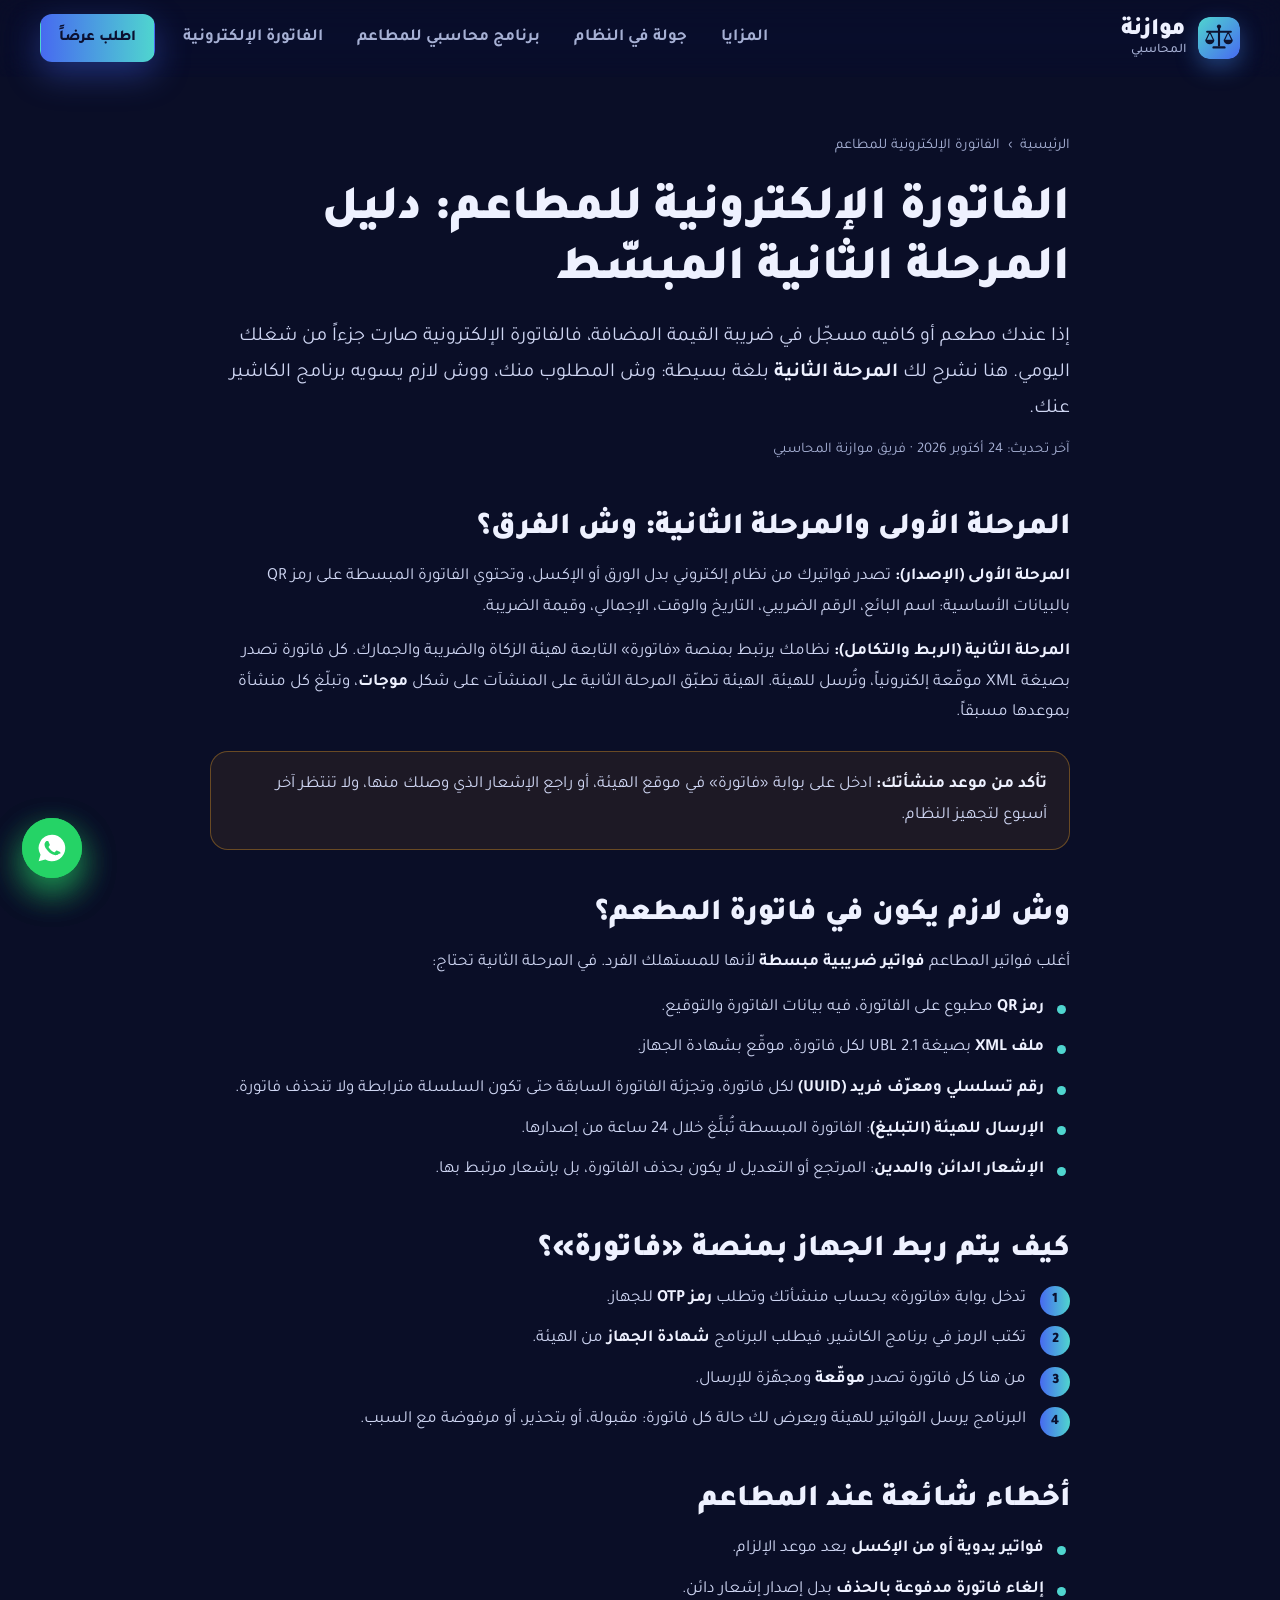
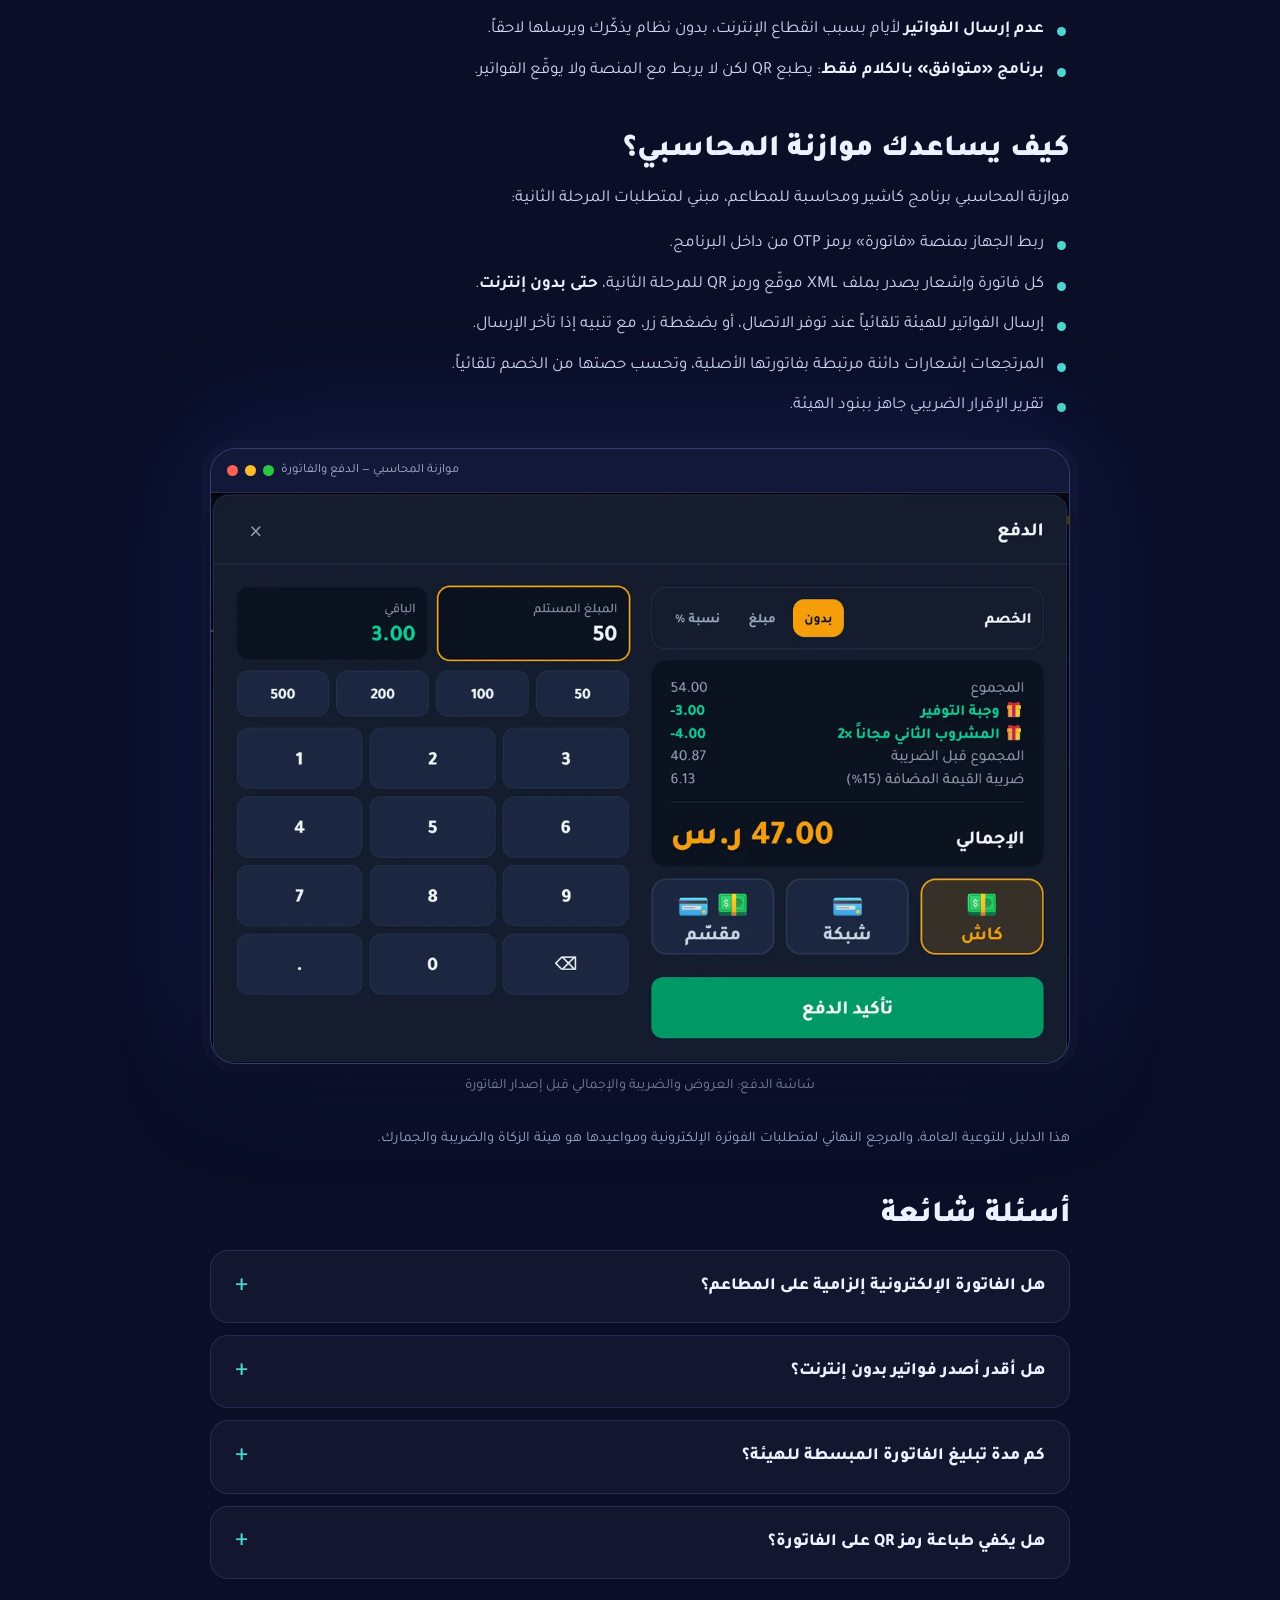
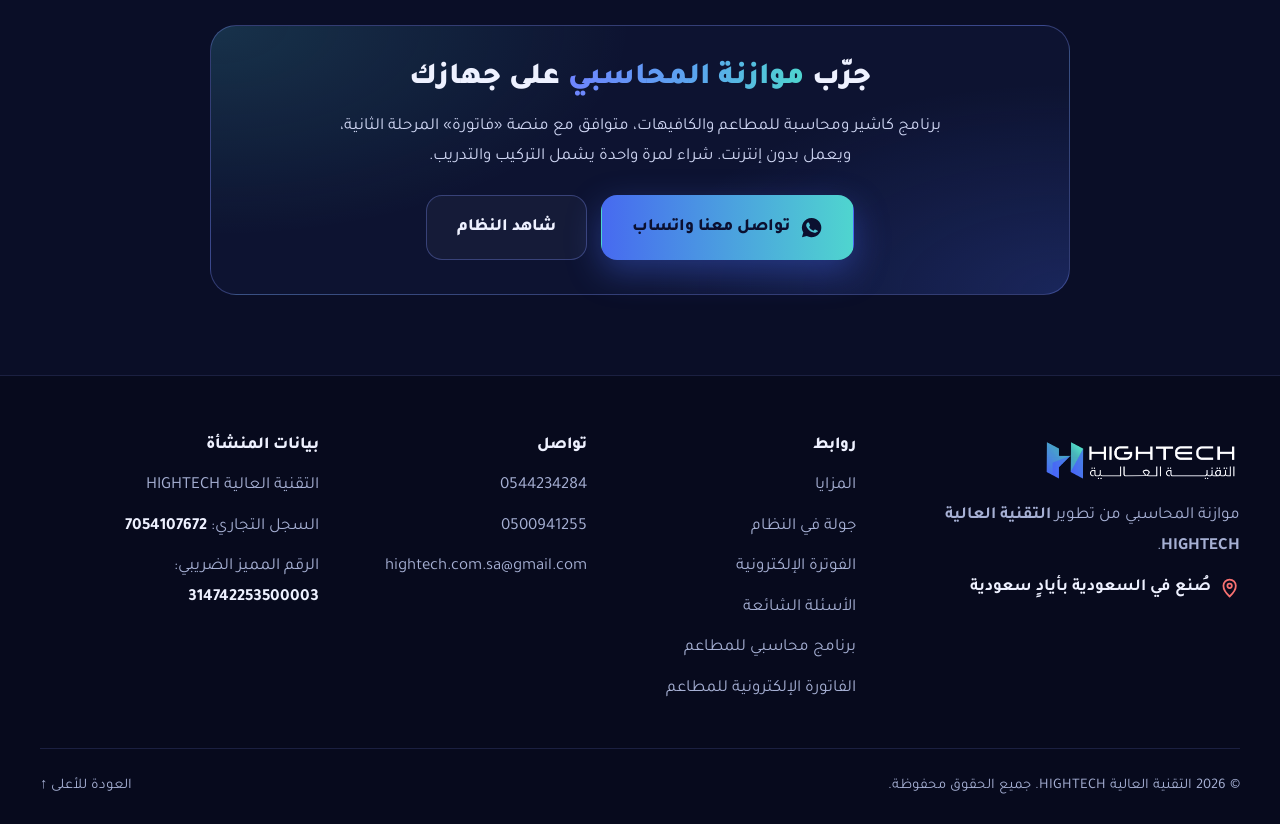
<file: e-invoicing-restaurants/index.html>
<!doctype html>
<html lang="ar" dir="rtl">
<head>
  <meta charset="utf-8">
  <meta name="viewport" content="width=device-width, initial-scale=1">
  <title>الفاتورة الإلكترونية للمطاعم: دليل المرحلة الثانية | موازنة</title>
  <meta name="description" content="دليل مبسّط للفاتورة الإلكترونية في المطاعم والكافيهات بالسعودية: الفرق بين المرحلة الأولى والثانية، الربط مع منصة فاتورة، رمز QR، الفاتورة المبسطة، وكيف تختار برنامج كاشير متوافق.">
  <meta name="robots" content="index, follow, max-image-preview:large">
  <link rel="canonical" href="https://mowaznah.com/e-invoicing-restaurants/">
  <meta name="theme-color" content="#0a0e27">
  <link rel="icon" href="../assets/img/logo-icon.svg" type="image/svg+xml">
  <link rel="apple-touch-icon" href="../assets/img/apple-touch-icon.png">

  <meta property="og:type" content="article">
  <meta property="og:locale" content="ar_SA">
  <meta property="og:site_name" content="موازنة المحاسبي">
  <meta property="og:title" content="الفاتورة الإلكترونية للمطاعم: دليل المرحلة الثانية المبسّط">
  <meta property="og:description" content="دليل مبسّط للفاتورة الإلكترونية في المطاعم والكافيهات بالسعودية: الفرق بين المرحلة الأولى والثانية، الربط مع منصة فاتورة، رمز QR، الفاتورة المبسطة، وكيف تختار برنامج كاشير متوافق.">
  <meta property="og:url" content="https://mowaznah.com/e-invoicing-restaurants/">
  <meta property="og:image" content="https://mowaznah.com/assets/img/og-image.png">
  <meta name="twitter:card" content="summary_large_image">

  <link rel="preload" href="../assets/fonts/tajawal-arabic-800-normal.woff2" as="font" type="font/woff2" crossorigin>
  <link rel="preload" href="../assets/fonts/tajawal-arabic-500-normal.woff2" as="font" type="font/woff2" crossorigin>
  <link rel="stylesheet" href="../css/style.css">

  <script type="application/ld+json">
{
  "@context": "https://schema.org",
  "@graph": [
    {
      "@type": "Article",
      "headline": "الفاتورة الإلكترونية للمطاعم: دليل المرحلة الثانية المبسّط",
      "description": "دليل مبسّط للفاتورة الإلكترونية في المطاعم والكافيهات بالسعودية: الفرق بين المرحلة الأولى والثانية، الربط مع منصة فاتورة، رمز QR، الفاتورة المبسطة، وكيف تختار برنامج كاشير متوافق.",
      "inLanguage": "ar",
      "datePublished": "2026-10-24",
      "dateModified": "2026-10-24",
      "mainEntityOfPage": "https://mowaznah.com/e-invoicing-restaurants/",
      "image": "https://mowaznah.com/assets/img/og-image.png",
      "author": {
        "@type": "Organization",
        "name": "التقنية العالية HIGHTECH",
        "url": "https://mowaznah.com/"
      },
      "publisher": {
        "@type": "Organization",
        "name": "التقنية العالية HIGHTECH",
        "logo": {
          "@type": "ImageObject",
          "url": "https://mowaznah.com/assets/img/apple-touch-icon.png"
        }
      }
    },
    {
      "@type": "BreadcrumbList",
      "itemListElement": [
        {
          "@type": "ListItem",
          "position": 1,
          "name": "موازنة المحاسبي",
          "item": "https://mowaznah.com/"
        },
        {
          "@type": "ListItem",
          "position": 2,
          "name": "الفاتورة الإلكترونية للمطاعم",
          "item": "https://mowaznah.com/e-invoicing-restaurants/"
        }
      ]
    },
    {
      "@type": "FAQPage",
      "mainEntity": [
        {
          "@type": "Question",
          "name": "هل الفاتورة الإلكترونية إلزامية على المطاعم؟",
          "acceptedAnswer": {
            "@type": "Answer",
            "text": "نعم على المنشآت المسجلة في ضريبة القيمة المضافة. المرحلة الأولى مطبّقة على الجميع، والمرحلة الثانية تُطبّق على موجات تبلّغ بها الهيئة كل منشأة مسبقاً."
          }
        },
        {
          "@type": "Question",
          "name": "هل أقدر أصدر فواتير بدون إنترنت؟",
          "acceptedAnswer": {
            "@type": "Answer",
            "text": "نعم إذا كان برنامجك يوقّع الفواتير على الجهاز. موازنة المحاسبي يصدر الفاتورة الموقّعة بدون إنترنت، ويرسلها للهيئة عند عودة الاتصال، والفاتورة المبسطة تُبلَّغ خلال 24 ساعة."
          }
        },
        {
          "@type": "Question",
          "name": "كم مدة تبليغ الفاتورة المبسطة للهيئة؟",
          "acceptedAnswer": {
            "@type": "Answer",
            "text": "الفاتورة الضريبية المبسطة تُبلَّغ لمنصة «فاتورة» خلال 24 ساعة من إصدارها."
          }
        },
        {
          "@type": "Question",
          "name": "هل يكفي طباعة رمز QR على الفاتورة؟",
          "acceptedAnswer": {
            "@type": "Answer",
            "text": "في المرحلة الثانية لا يكفي. يلزم أيضاً ملف XML موقّع، وربط الجهاز بمنصة «فاتورة»، وإرسال الفواتير للهيئة."
          }
        }
      ]
    }
  ]
}
  </script>
</head>
<body>
  <svg width="0" height="0" class="sprite" aria-hidden="true">
    <symbol id="i-bolt" viewBox="0 0 24 24"><path d="M13 2 4 14h7l-1 8 9-12h-7l1-8Z"/></symbol>
    <symbol id="i-offline" viewBox="0 0 24 24"><path d="M2 2l20 20M8.5 16.4a5 5 0 0 1 7 0M5 12.9a10 10 0 0 1 5.2-2.8M19 12.9a10 10 0 0 0-2-1.5M2 8.8a15 15 0 0 1 4.2-2.6M22 8.8A15 15 0 0 0 10.7 5M12 20h.01"/></symbol>
    <symbol id="i-receipt" viewBox="0 0 24 24"><path d="M5 2h14v20l-3-2-2 2-2-2-2 2-2-2-3 2V2ZM9 7h6M9 11h6M9 15h4"/></symbol>
    <symbol id="i-chart" viewBox="0 0 24 24"><path d="M3 3v18h18M7 15l4-4 3 3 6-7"/></symbol>
    <symbol id="i-table" viewBox="0 0 24 24"><path d="M3 9h18M5 9v11M19 9v11M8 9V5h8v4"/></symbol>
    <symbol id="i-chef" viewBox="0 0 24 24"><path d="M6 13.9A4 4 0 0 1 7.6 6a5 5 0 0 1 8.8 0A4 4 0 0 1 18 13.9V20H6v-6.1ZM6 17h12"/></symbol>
    <symbol id="i-cash" viewBox="0 0 24 24"><path d="M2 6h20v12H2zM12 15a3 3 0 1 0 0-6 3 3 0 0 0 0 6ZM6 12h.01M18 12h.01"/></symbol>
    <symbol id="i-percent" viewBox="0 0 24 24"><path d="M19 5 5 19M7 9a2 2 0 1 0 0-4 2 2 0 0 0 0 4ZM17 19a2 2 0 1 0 0-4 2 2 0 0 0 0 4Z"/></symbol>
    <symbol id="i-shield" viewBox="0 0 24 24"><path d="M12 22s8-4 8-10V5l-8-3-8 3v7c0 6 8 10 8 10ZM9 12l2 2 4-4"/></symbol>
    <symbol id="i-printer" viewBox="0 0 24 24"><path d="M6 9V2h12v7M6 18H4a2 2 0 0 1-2-2v-5a2 2 0 0 1 2-2h16a2 2 0 0 1 2 2v5a2 2 0 0 1-2 2h-2M6 14h12v8H6z"/></symbol>
    <symbol id="i-qr" viewBox="0 0 24 24"><path d="M3 3h7v7H3zM14 3h7v7h-7zM3 14h7v7H3zM14 14h3v3h-3zM20 14v.01M14 20h.01M17 20h4v-3"/></symbol>
    <symbol id="i-send" viewBox="0 0 24 24"><path d="m22 2-7 20-4-9-9-4 20-7ZM22 2 11 13"/></symbol>
    <symbol id="i-file" viewBox="0 0 24 24"><path d="M14 2H6a2 2 0 0 0-2 2v16a2 2 0 0 0 2 2h12a2 2 0 0 0 2-2V8l-6-6ZM14 2v6h6M9 13h6M9 17h6"/></symbol>
    <symbol id="i-link" viewBox="0 0 24 24"><path d="M10 13a5 5 0 0 0 7.5.5l3-3a5 5 0 0 0-7-7l-1.7 1.7M14 11a5 5 0 0 0-7.5-.5l-3 3a5 5 0 0 0 7 7l1.7-1.7"/></symbol>
    <symbol id="i-tool" viewBox="0 0 24 24"><path d="M14.7 6.3a4 4 0 0 0-5.4 5.4L3 18l3 3 6.3-6.3a4 4 0 0 0 5.4-5.4l-2.6 2.6-2.4-.6-.6-2.4 2.6-2.6Z"/></symbol>
    <symbol id="i-chat" viewBox="0 0 24 24"><path d="M21 12a8 8 0 0 1-11.8 7L3 21l2-6A8 8 0 1 1 21 12Z"/></symbol>
    <symbol id="i-refresh" viewBox="0 0 24 24"><path d="M21 12a9 9 0 0 1-15.5 6.3L3 16M3 12a9 9 0 0 1 15.5-6.3L21 8M21 3v5h-5M3 21v-5h5"/></symbol>
    <symbol id="i-check" viewBox="0 0 24 24"><path d="M20 6 9 17l-5-5"/></symbol>
    <symbol id="i-phone" viewBox="0 0 24 24"><path d="M22 16.9v3a2 2 0 0 1-2.2 2 19.8 19.8 0 0 1-8.6-3.1 19.5 19.5 0 0 1-6-6A19.8 19.8 0 0 1 2.1 4.2 2 2 0 0 1 4.1 2h3a2 2 0 0 1 2 1.7c.1.9.4 1.8.7 2.7a2 2 0 0 1-.5 2.1L8 9.8a16 16 0 0 0 6 6l1.3-1.3a2 2 0 0 1 2.1-.4c.9.3 1.8.6 2.7.7a2 2 0 0 1 1.7 2Z"/></symbol>
    <symbol id="i-mail" viewBox="0 0 24 24"><path d="M4 4h16a2 2 0 0 1 2 2v12a2 2 0 0 1-2 2H4a2 2 0 0 1-2-2V6a2 2 0 0 1 2-2ZM22 6l-10 7L2 6"/></symbol>
    <symbol id="i-pin" viewBox="0 0 24 24"><path d="M12 22s7-6.2 7-12a7 7 0 1 0-14 0c0 5.8 7 12 7 12ZM12 12.5a2.5 2.5 0 1 0 0-5 2.5 2.5 0 0 0 0 5Z"/></symbol>
    <symbol id="i-gift" viewBox="0 0 24 24"><path d="M20 12v10H4V12M2 7h20v5H2zM12 22V7M12 7H7.5a2.5 2.5 0 1 1 0-5C11 2 12 7 12 7ZM12 7h4.5a2.5 2.5 0 1 0 0-5C13 2 12 7 12 7Z"/></symbol>
    <symbol id="i-monitor" viewBox="0 0 24 24"><path d="M3 4h18v12H3zM8 20h8M12 16v4"/></symbol>
    <symbol id="i-star" viewBox="0 0 24 24"><path d="m12 2 3.1 6.3 6.9 1-5 4.9 1.2 6.8L12 17.8 5.8 21l1.2-6.8-5-4.9 6.9-1L12 2Z"/></symbol>
    <symbol id="i-box" viewBox="0 0 24 24"><path d="M21 8 12 3 3 8v8l9 5 9-5V8ZM3 8l9 5 9-5M12 13v8"/></symbol>
    <symbol id="i-book" viewBox="0 0 24 24"><path d="M4 19.5A2.5 2.5 0 0 1 6.5 17H20V2H6.5A2.5 2.5 0 0 0 4 4.5v15ZM4 19.5A2.5 2.5 0 0 0 6.5 22H20v-5"/></symbol>
    <symbol id="i-plus" viewBox="0 0 24 24"><path d="M12 5v14M5 12h14"/></symbol>
    <symbol id="i-menu" viewBox="0 0 24 24"><path d="M4 7h16M4 12h16M4 17h16"/></symbol>
    <symbol id="i-x" viewBox="0 0 24 24"><path d="M6 6l12 12M18 6 6 18"/></symbol>
    <symbol id="i-wa" viewBox="0 0 24 24"><path fill="currentColor" stroke="none" d="M12 2a10 10 0 0 0-8.6 15.1L2 22l5-1.3A10 10 0 1 0 12 2Zm5.3 14.1c-.2.6-1.3 1.2-1.8 1.2-.5.1-1 .2-3.3-.7-2.8-1.1-4.5-4-4.7-4.2-.1-.2-1.1-1.5-1.1-2.9s.7-2.1 1-2.4c.3-.3.6-.3.8-.3h.6c.2 0 .4 0 .6.5l.9 2.1c.1.2.1.4 0 .5l-.3.5-.4.5c-.1.1-.3.3-.1.6.2.3.8 1.3 1.7 2.1 1.2 1 2.1 1.4 2.4 1.5.3.1.5.1.6-.1l.9-1c.2-.3.4-.2.6-.1l2 .9c.3.1.5.2.5.3.1.2.1.8-.1 1.4Z"/></symbol>
  </svg>

  <a class="skip" href="#main">تخطَّ إلى المحتوى</a>

  <header class="nav" id="top">
    <div class="wrap nav-in">
      <a href="../" class="brand" aria-label="موازنة المحاسبي - الرئيسية">
        <img src="../assets/img/logo-icon.svg" alt="" width="40" height="40">
        <span><b>موازنة</b><small>المحاسبي</small></span>
      </a>
      <nav class="links" id="links" aria-label="روابط الموقع">
        <a href="../#features">المزايا</a>
        <a href="../#screens">جولة في النظام</a>
        <a href="../restaurant-accounting-software/">برنامج محاسبي للمطاعم</a>
        <a href="../e-invoicing-restaurants/">الفاتورة الإلكترونية</a>
        <a href="../#contact" class="btn btn-sm btn-primary nav-cta">اطلب عرضاً</a>
      </nav>
      <button class="menu-btn" id="menuBtn" aria-label="القائمة" aria-expanded="false" aria-controls="links">
        <svg class="ic"><use href="#i-menu"/></svg>
      </button>
    </div>
  </header>

  <main id="main">
    <article class="article">
      <div class="wrap narrow">
        <nav class="crumbs" aria-label="مسار الصفحة"><a href="../">الرئيسية</a><span>›</span><span>الفاتورة الإلكترونية للمطاعم</span></nav>
        <h1>الفاتورة الإلكترونية للمطاعم: دليل المرحلة الثانية المبسّط</h1>
        <p class="lead">إذا عندك مطعم أو كافيه مسجّل في ضريبة القيمة المضافة، فالفاتورة الإلكترونية صارت جزءاً من شغلك اليومي. هنا نشرح لك <strong>المرحلة الثانية</strong> بلغة بسيطة: وش المطلوب منك، ووش لازم يسويه برنامج الكاشير عنك.</p>
        <p class="meta">آخر تحديث: 24 أكتوبر 2026 · فريق موازنة المحاسبي</p>
        <h2>المرحلة الأولى والمرحلة الثانية: وش الفرق؟</h2>
        <p><strong>المرحلة الأولى (الإصدار):</strong> تصدر فواتيرك من نظام إلكتروني بدل الورق أو الإكسل، وتحتوي الفاتورة المبسطة على رمز QR بالبيانات الأساسية: اسم البائع، الرقم الضريبي، التاريخ والوقت، الإجمالي، وقيمة الضريبة.</p>
        <p><strong>المرحلة الثانية (الربط والتكامل):</strong> نظامك يرتبط بمنصة «فاتورة» التابعة لهيئة الزكاة والضريبة والجمارك. كل فاتورة تصدر بصيغة XML موقّعة إلكترونياً، وتُرسل للهيئة. الهيئة تطبّق المرحلة الثانية على المنشآت على شكل <strong>موجات</strong>، وتبلّغ كل منشأة بموعدها مسبقاً.</p>
        <div class="note"><p><strong>تأكد من موعد منشأتك:</strong> ادخل على بوابة «فاتورة» في موقع الهيئة، أو راجع الإشعار الذي وصلك منها، ولا تنتظر آخر أسبوع لتجهيز النظام.</p></div>

        <h2>وش لازم يكون في فاتورة المطعم؟</h2>
        <p>أغلب فواتير المطاعم <strong>فواتير ضريبية مبسطة</strong> لأنها للمستهلك الفرد. في المرحلة الثانية تحتاج:</p>
        <ul class="dots">
          <li><strong>رمز QR</strong> مطبوع على الفاتورة، فيه بيانات الفاتورة والتوقيع.</li>
          <li><strong>ملف XML</strong> بصيغة UBL 2.1 لكل فاتورة، موقّع بشهادة الجهاز.</li>
          <li><strong>رقم تسلسلي ومعرّف فريد (UUID)</strong> لكل فاتورة، وتجزئة الفاتورة السابقة حتى تكون السلسلة مترابطة ولا تنحذف فاتورة.</li>
          <li><strong>الإرسال للهيئة (التبليغ)</strong>: الفاتورة المبسطة تُبلَّغ خلال 24 ساعة من إصدارها.</li>
          <li><strong>الإشعار الدائن والمدين</strong>: المرتجع أو التعديل لا يكون بحذف الفاتورة، بل بإشعار مرتبط بها.</li>
        </ul>

        <h2>كيف يتم ربط الجهاز بمنصة «فاتورة»؟</h2>
        <ol class="nums">
          <li>تدخل بوابة «فاتورة» بحساب منشأتك وتطلب <strong>رمز OTP</strong> للجهاز.</li>
          <li>تكتب الرمز في برنامج الكاشير، فيطلب البرنامج <strong>شهادة الجهاز</strong> من الهيئة.</li>
          <li>من هنا كل فاتورة تصدر <strong>موقّعة</strong> ومجهّزة للإرسال.</li>
          <li>البرنامج يرسل الفواتير للهيئة ويعرض لك حالة كل فاتورة: مقبولة، أو بتحذير، أو مرفوضة مع السبب.</li>
        </ol>

        <h2>أخطاء شائعة عند المطاعم</h2>
        <ul class="dots">
          <li><strong>فواتير يدوية أو من الإكسل</strong> بعد موعد الإلزام.</li>
          <li><strong>إلغاء فاتورة مدفوعة بالحذف</strong> بدل إصدار إشعار دائن.</li>
          <li><strong>عدم إرسال الفواتير</strong> لأيام بسبب انقطاع الإنترنت، بدون نظام يذكّرك ويرسلها لاحقاً.</li>
          <li><strong>برنامج «متوافق» بالكلام فقط</strong>: يطبع QR لكن لا يربط مع المنصة ولا يوقّع الفواتير.</li>
        </ul>

        <h2>كيف يساعدك موازنة المحاسبي؟</h2>
        <p>موازنة المحاسبي برنامج كاشير ومحاسبة للمطاعم، مبني لمتطلبات المرحلة الثانية:</p>
        <ul class="dots">
          <li>ربط الجهاز بمنصة «فاتورة» برمز OTP من داخل البرنامج.</li>
          <li>كل فاتورة وإشعار يصدر بملف XML موقّع ورمز QR للمرحلة الثانية، <strong>حتى بدون إنترنت</strong>.</li>
          <li>إرسال الفواتير للهيئة تلقائياً عند توفر الاتصال، أو بضغطة زر، مع تنبيه إذا تأخر الإرسال.</li>
          <li>المرتجعات إشعارات دائنة مرتبطة بفاتورتها الأصلية، وتحسب حصتها من الخصم تلقائياً.</li>
          <li>تقرير الإقرار الضريبي جاهز ببنود الهيئة.</li>
        </ul>
        <figure>
          <div class="device"><div class="device-bar"><i></i><i></i><i></i><span>موازنة المحاسبي — الدفع والفاتورة</span></div>
          <img src="../assets/img/payment.webp" alt="شاشة الدفع والفاتورة الإلكترونية في برنامج موازنة المحاسبي" width="1200" height="797" loading="lazy"></div>
          <figcaption>شاشة الدفع: العروض والضريبة والإجمالي قبل إصدار الفاتورة</figcaption>
        </figure>
        <p class="meta">هذا الدليل للتوعية العامة، والمرجع النهائي لمتطلبات الفوترة الإلكترونية ومواعيدها هو هيئة الزكاة والضريبة والجمارك.</p>

        <h2>أسئلة شائعة</h2>
        <div class="faq">
          <details><summary>هل الفاتورة الإلكترونية إلزامية على المطاعم؟</summary><p>نعم على المنشآت المسجلة في ضريبة القيمة المضافة. المرحلة الأولى مطبّقة على الجميع، والمرحلة الثانية تُطبّق على موجات تبلّغ بها الهيئة كل منشأة مسبقاً.</p></details>
          <details><summary>هل أقدر أصدر فواتير بدون إنترنت؟</summary><p>نعم إذا كان برنامجك يوقّع الفواتير على الجهاز. موازنة المحاسبي يصدر الفاتورة الموقّعة بدون إنترنت، ويرسلها للهيئة عند عودة الاتصال، والفاتورة المبسطة تُبلَّغ خلال 24 ساعة.</p></details>
          <details><summary>كم مدة تبليغ الفاتورة المبسطة للهيئة؟</summary><p>الفاتورة الضريبية المبسطة تُبلَّغ لمنصة «فاتورة» خلال 24 ساعة من إصدارها.</p></details>
          <details><summary>هل يكفي طباعة رمز QR على الفاتورة؟</summary><p>في المرحلة الثانية لا يكفي. يلزم أيضاً ملف XML موقّع، وربط الجهاز بمنصة «فاتورة»، وإرسال الفواتير للهيئة.</p></details>
        </div>

        <div class="cta-box">
          <h2>جرّب <span class="grad">موازنة المحاسبي</span> على جهازك</h2>
          <p>برنامج كاشير ومحاسبة للمطاعم والكافيهات، متوافق مع منصة «فاتورة» المرحلة الثانية، ويعمل بدون إنترنت. شراء لمرة واحدة يشمل التركيب والتدريب.</p>
          <div class="cta-row">
            <a class="btn btn-primary btn-lg" href="https://wa.me/966544234284?text=%D8%A7%D9%84%D8%B3%D9%84%D8%A7%D9%85%20%D8%B9%D9%84%D9%8A%D9%83%D9%85%D8%8C%20%D8%A3%D8%B1%D9%8A%D8%AF%20%D8%A7%D9%84%D8%A7%D8%B3%D8%AA%D9%81%D8%B3%D8%A7%D8%B1%20%D8%B9%D9%86%20%D9%86%D8%B8%D8%A7%D9%85%20%D9%85%D9%88%D8%A7%D8%B2%D9%86%D8%A9%20%D8%A7%D9%84%D9%85%D8%AD%D8%A7%D8%B3%D8%A8%D9%8A" target="_blank" rel="noopener"><svg class="ic"><use href="#i-wa"/></svg> تواصل معنا واتساب</a>
            <a class="btn btn-ghost btn-lg" href="../#screens">شاهد النظام</a>
          </div>
        </div>
      </div>
    </article>
  </main>

  <!-- ───────── التذييل ───────── -->
  <footer class="footer">
    <div class="wrap foot-in">
      <div class="foot-brand">
        <img src="../assets/img/hightech.png" alt="التقنية العالية HIGHTECH" width="250" height="62" loading="lazy">
        <p>موازنة المحاسبي من تطوير <b>التقنية العالية HIGHTECH</b>.</p>
        <p class="made"><svg class="ic"><use href="#i-pin"/></svg> صُنع في السعودية بأيادٍ سعودية</p>
      </div>
      <div class="foot-col">
        <h4>روابط</h4>
        <a href="../#features">المزايا</a><a href="../#screens">جولة في النظام</a><a href="../#einvoice">الفوترة الإلكترونية</a><a href="../#faq">الأسئلة الشائعة</a><a href="../restaurant-accounting-software/">برنامج محاسبي للمطاعم</a><a href="../e-invoicing-restaurants/">الفاتورة الإلكترونية للمطاعم</a>
      </div>
      <div class="foot-col">
        <h4>تواصل</h4>
        <a href="https://wa.me/966544234284" target="_blank" rel="noopener" dir="ltr">0544234284</a>
        <a href="https://wa.me/966500941255" target="_blank" rel="noopener" dir="ltr">0500941255</a>
        <a href="mailto:hightech.com.sa@gmail.com">hightech.com.sa@gmail.com</a>
      </div>
      <div class="foot-col">
        <h4>بيانات المنشأة</h4>
        <span>التقنية العالية HIGHTECH</span>
        <span>السجل التجاري: <b dir="ltr">7054107672</b></span>
        <span>الرقم المميز الضريبي: <b dir="ltr">314742253500003</b></span>
      </div>
    </div>
    <div class="wrap foot-bottom">
      <span>© <span id="year">2026</span> التقنية العالية HIGHTECH. جميع الحقوق محفوظة.</span>
      <a href="#top">العودة للأعلى ↑</a>
    </div>
  </footer>

  <a class="wa-float" href="https://wa.me/966544234284" target="_blank" rel="noopener" aria-label="تواصل معنا عبر واتساب">
    <svg class="ic"><use href="#i-wa"/></svg>
  </a>

  <a class="wa-float" href="https://wa.me/966544234284" target="_blank" rel="noopener" aria-label="تواصل معنا عبر واتساب">
    <svg class="ic"><use href="#i-wa"/></svg>
  </a>

  <script src="../js/main.js" defer></script>
</body>
</html>
</file>
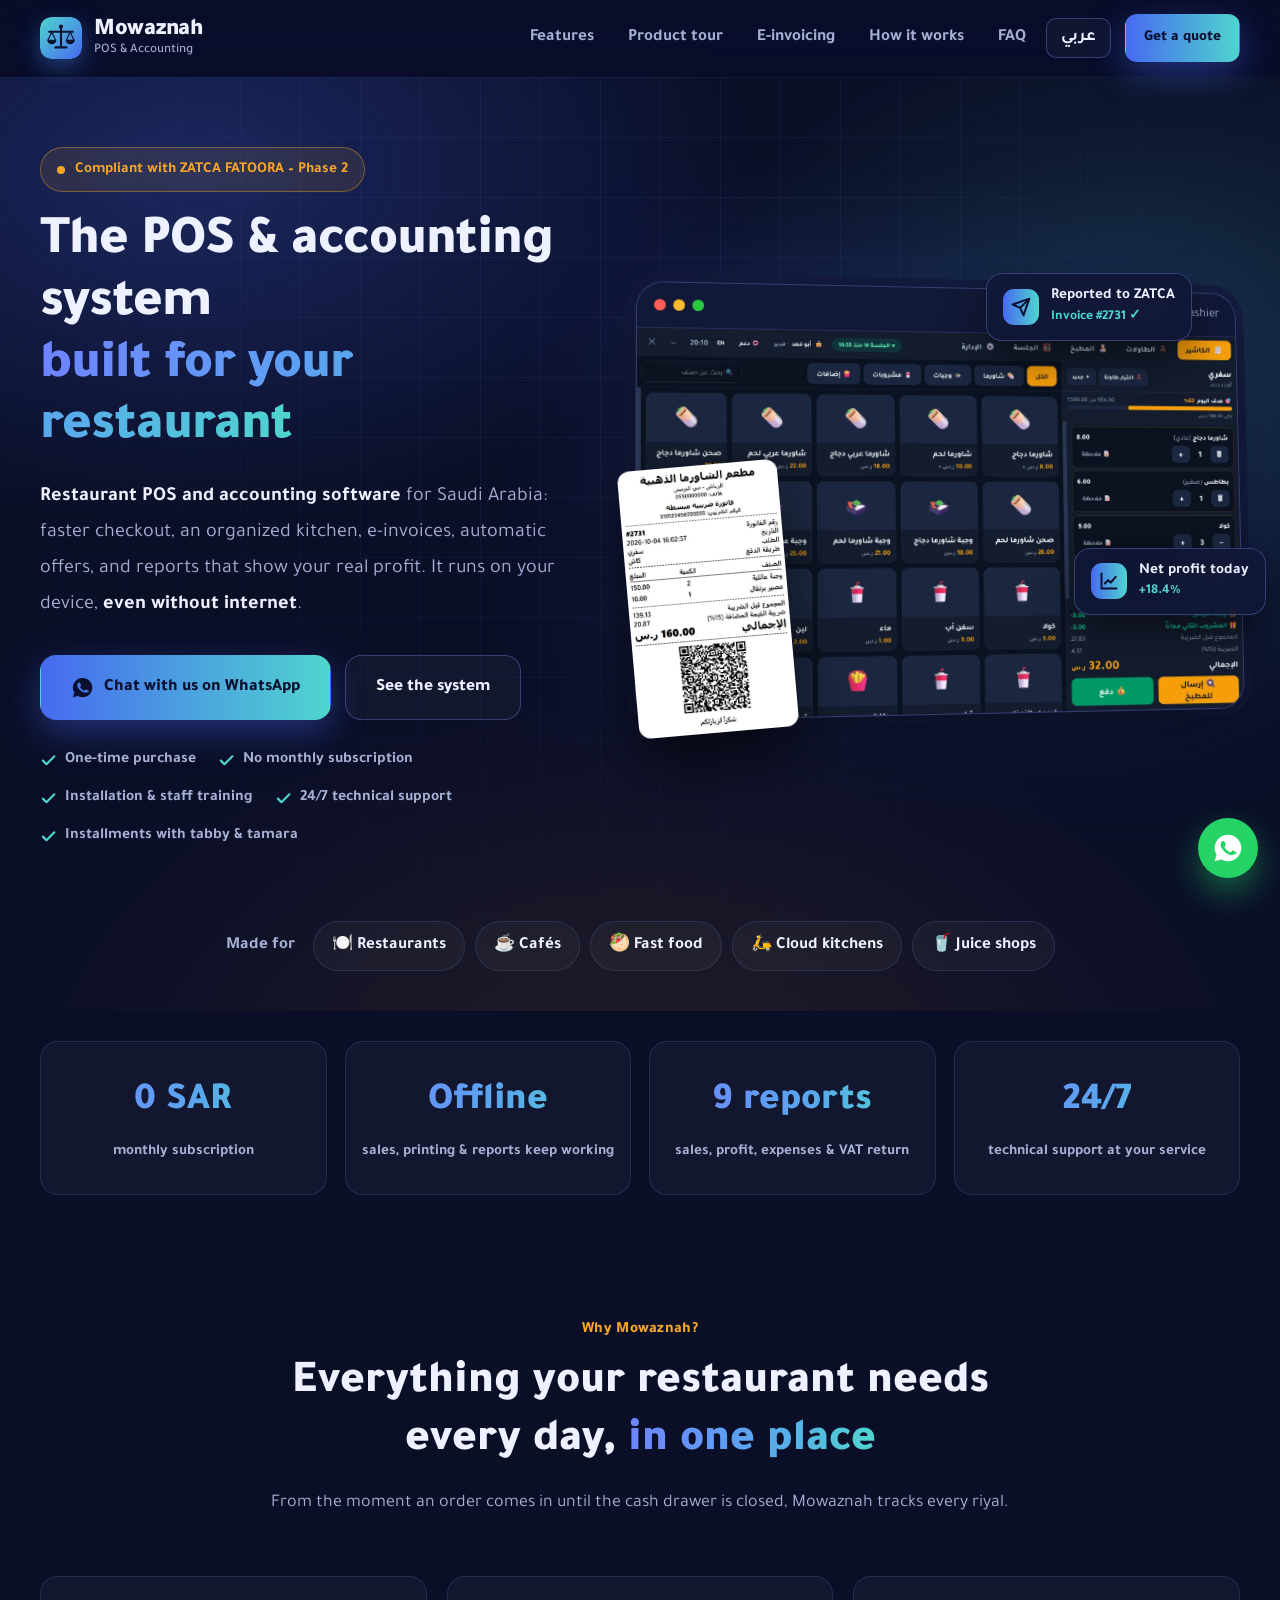
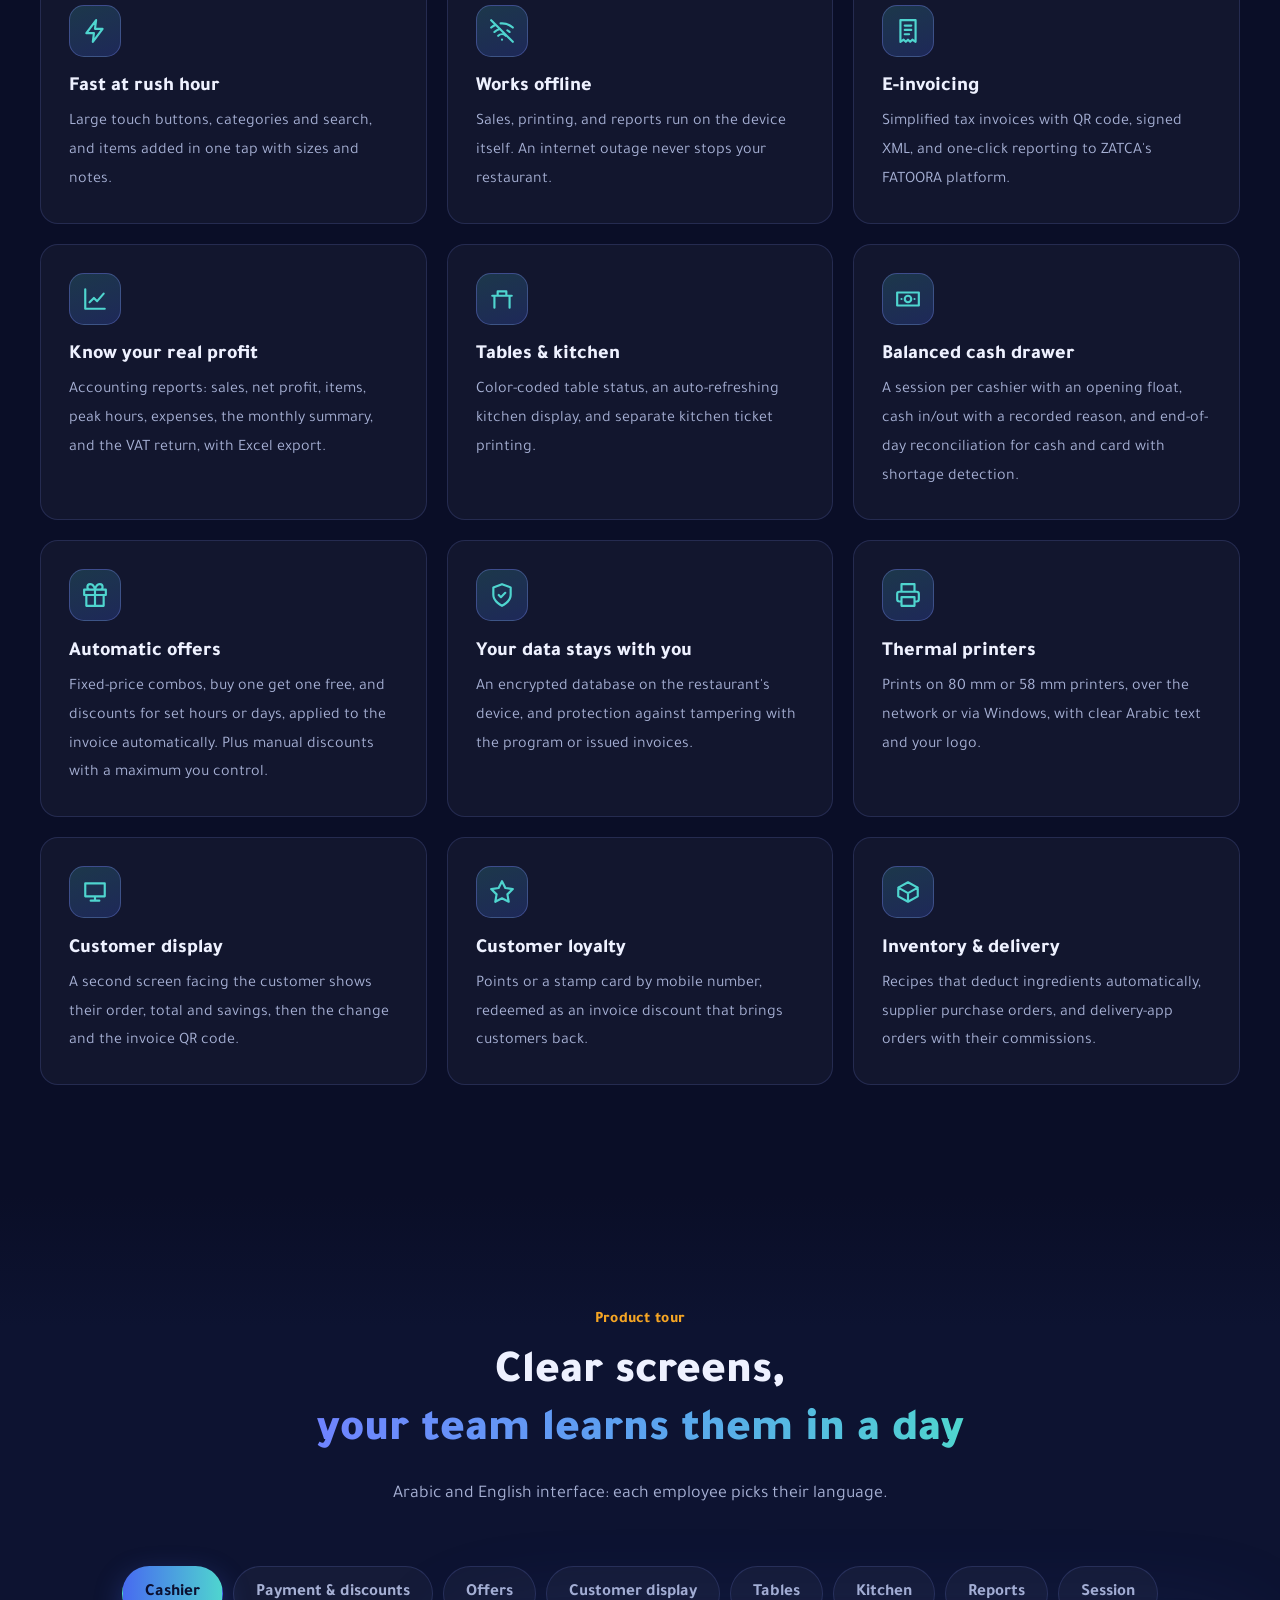
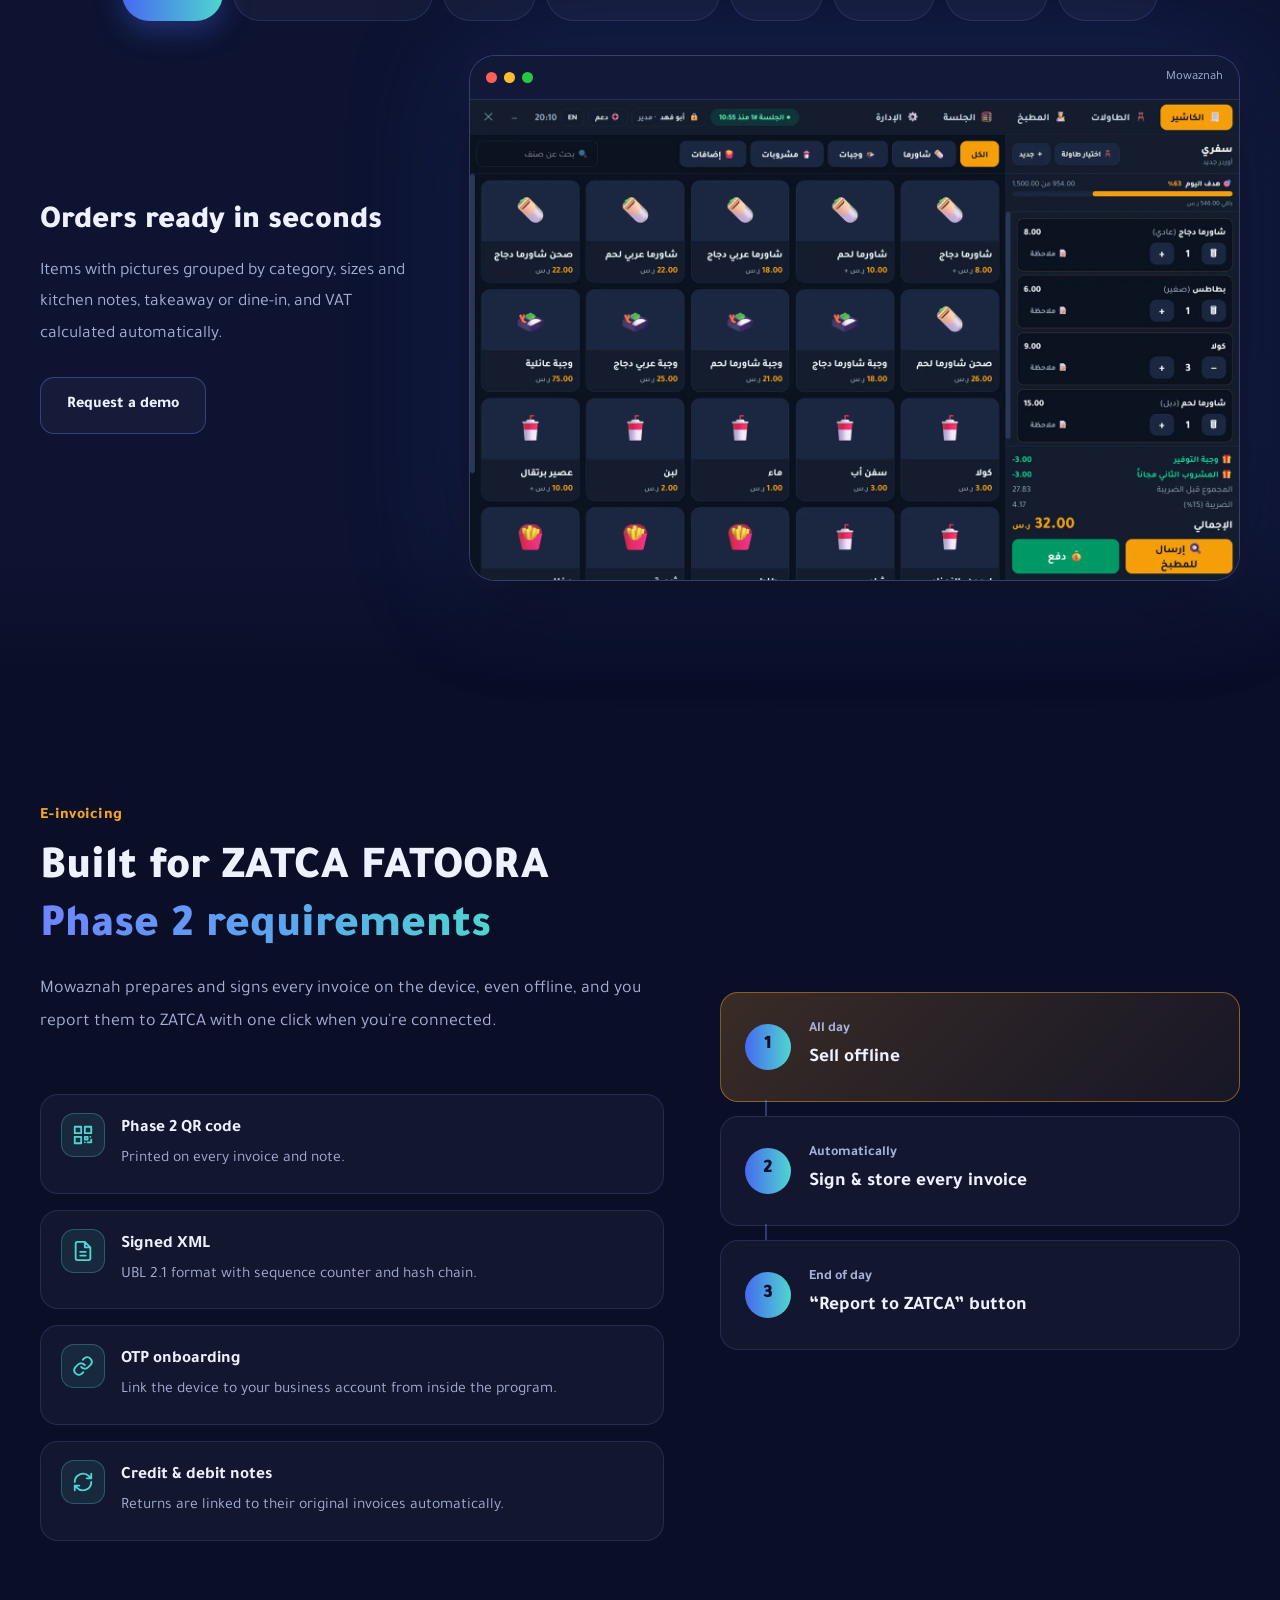
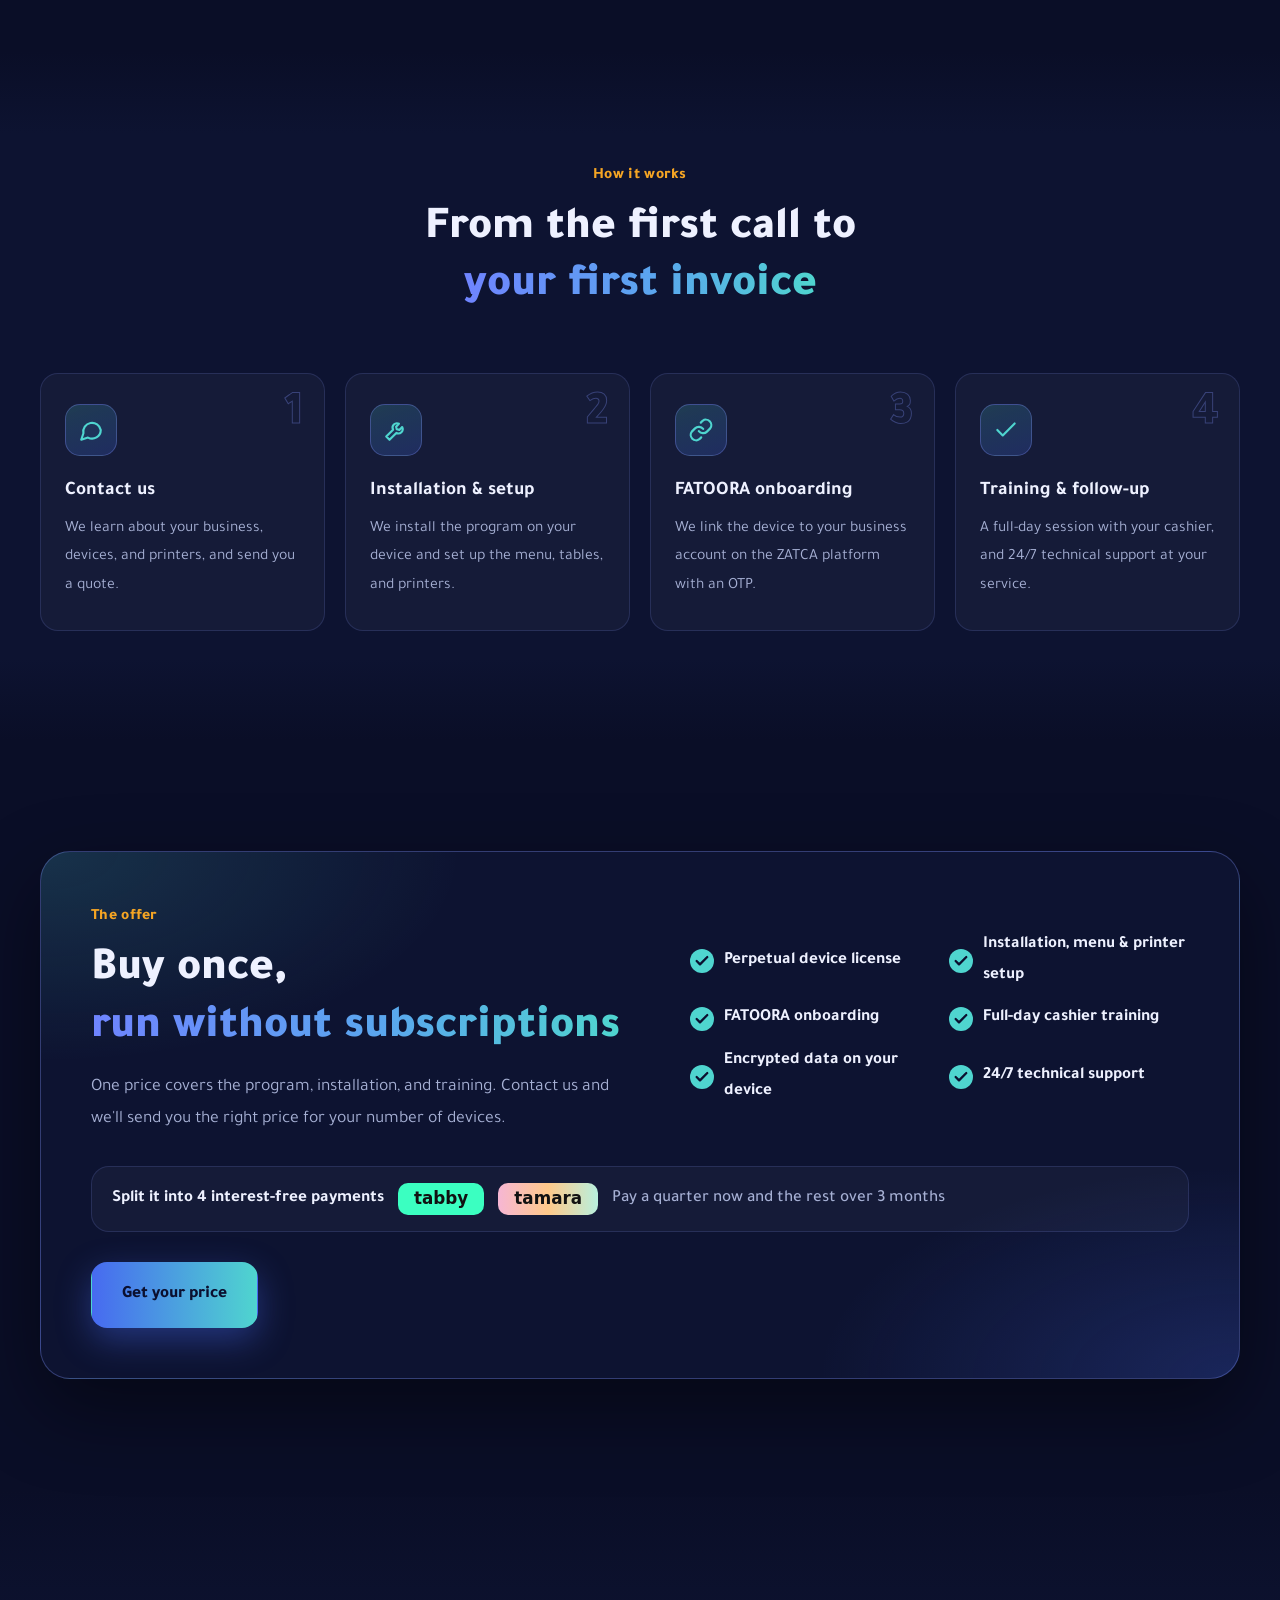
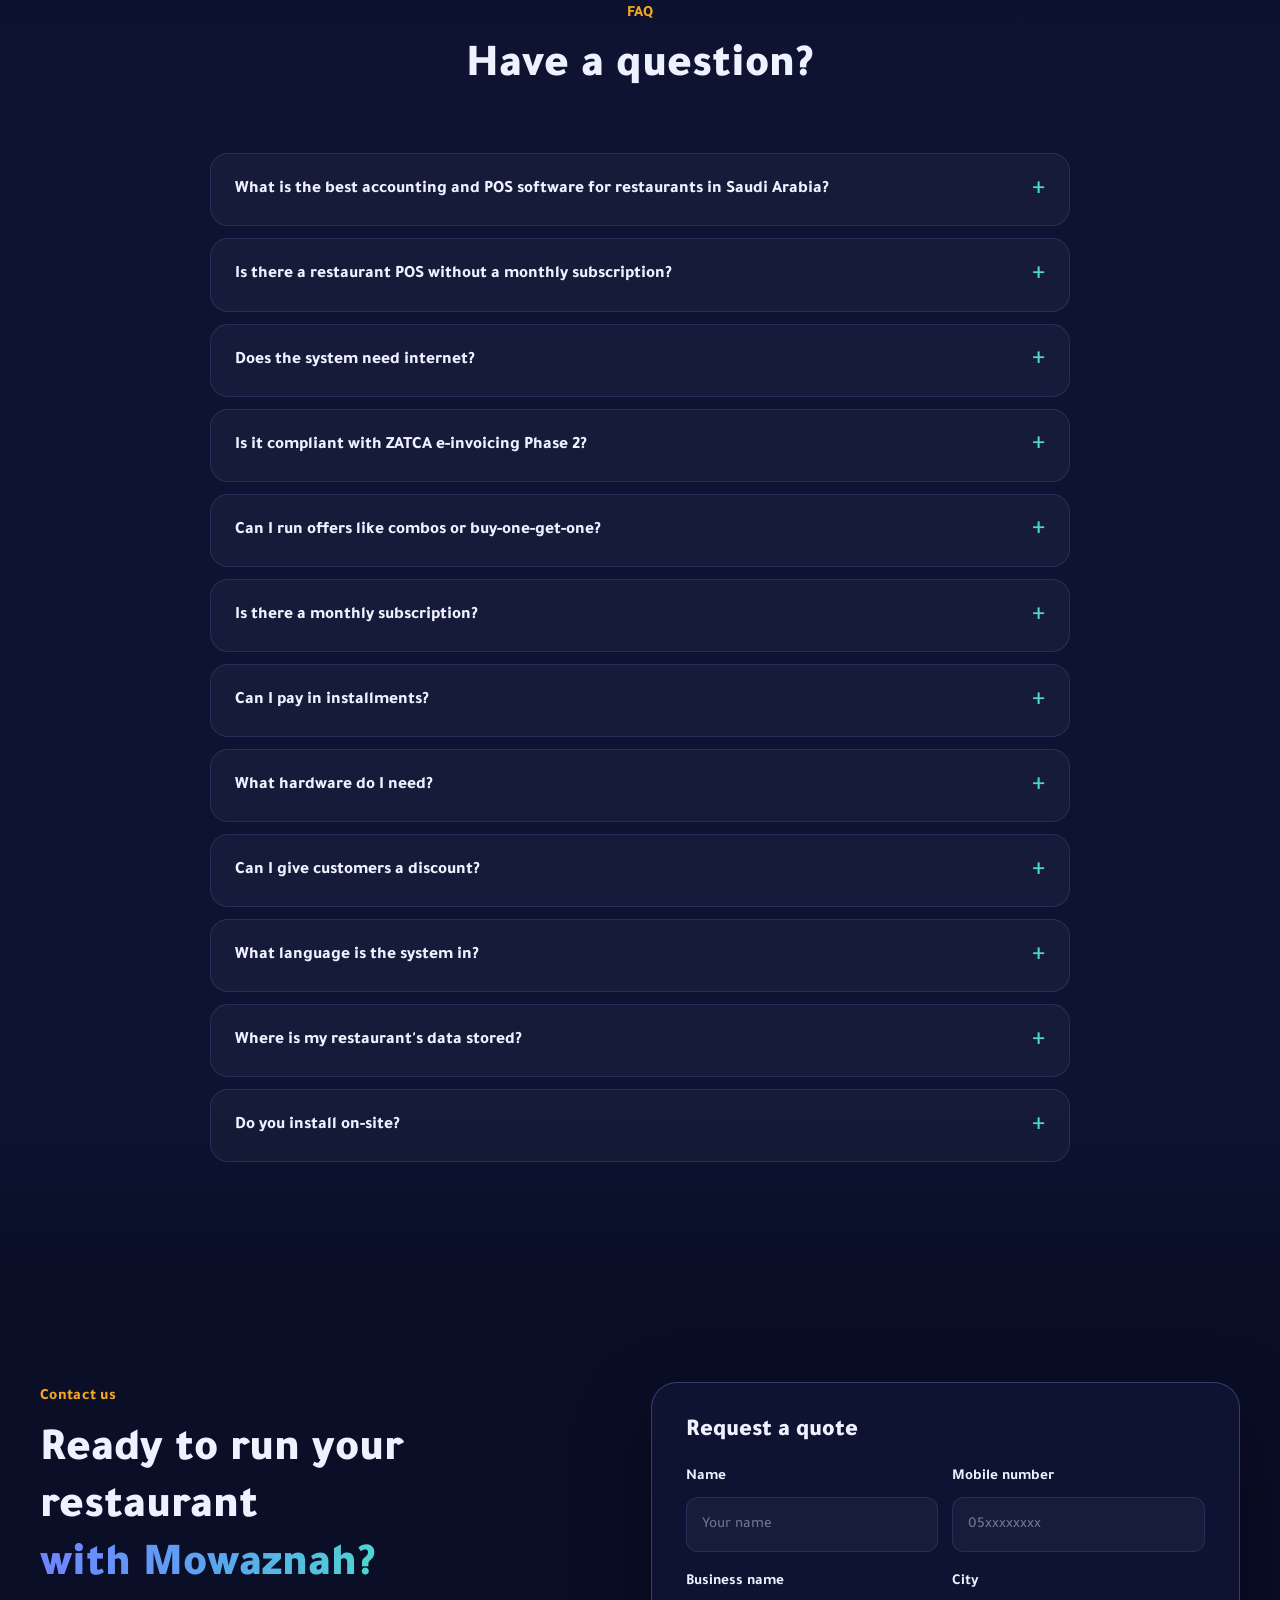
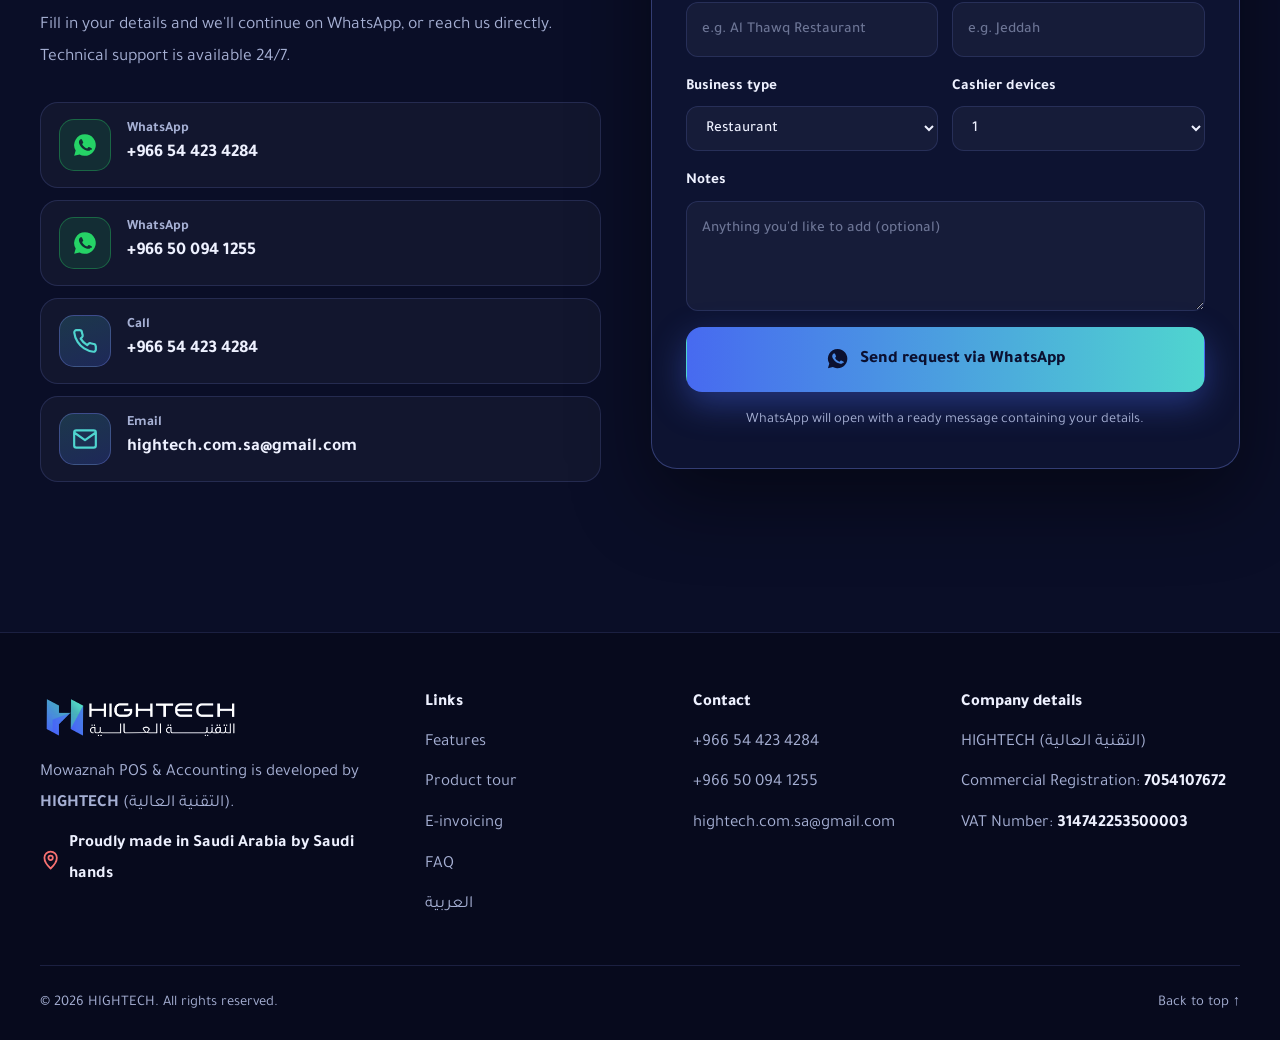
<file: en/index.html>
<!doctype html>
<html lang="en" dir="ltr">
<head>
  <meta charset="utf-8">
  <meta name="viewport" content="width=device-width, initial-scale=1">
  <title>Restaurant POS &amp; Accounting Software in Saudi Arabia | Mowaznah</title>
  <meta name="description" content="Mowaznah is restaurant and café POS and accounting software for Saudi Arabia: ZATCA Phase 2 e-invoicing, automatic offers, kitchen display and profit reports, works offline. One-time purchase.">
  <meta name="robots" content="index, follow, max-image-preview:large">
  <meta name="keywords" content="restaurant POS, POS Saudi Arabia, accounting software, restaurant accounting software, cafe POS, cashier system, ZATCA e-invoicing, FATOORA phase 2, POS without subscription, Mowaznah">
  <link rel="canonical" href="https://mowaznah.com/en/">
  <link rel="alternate" hreflang="ar" href="https://mowaznah.com/">
  <link rel="alternate" hreflang="en" href="https://mowaznah.com/en/">
  <link rel="alternate" hreflang="x-default" href="https://mowaznah.com/">
  <meta name="theme-color" content="#0a0e27">
  <link rel="icon" href="../assets/img/logo-icon.svg" type="image/svg+xml">
  <link rel="apple-touch-icon" href="../assets/img/apple-touch-icon.png">

  <meta property="og:type" content="website">
  <meta property="og:locale" content="en_US">
  <meta property="og:locale:alternate" content="ar_SA">
  <meta property="og:site_name" content="Mowaznah POS">
  <meta property="og:title" content="Mowaznah | The POS & accounting system built for your restaurant">
  <meta property="og:description" content="Works offline, ZATCA FATOORA e-invoicing, and real profit reports. One-time purchase.">
  <meta property="og:url" content="https://mowaznah.com/en/">
  <meta property="og:image" content="https://mowaznah.com/assets/img/og-image.png">
  <meta property="og:image:alt" content="Mowaznah restaurant POS and accounting software">
  <meta name="twitter:card" content="summary_large_image">

  <link rel="preload" href="../assets/fonts/tajawal-latin-800-normal.woff2" as="font" type="font/woff2" crossorigin>
  <link rel="preload" href="../assets/fonts/tajawal-latin-500-normal.woff2" as="font" type="font/woff2" crossorigin>
  <link rel="stylesheet" href="../css/style.css">

  <script type="application/ld+json">
{
  "@context": "https://schema.org",
  "@graph": [
    {
      "@type": "Organization",
      "@id": "https://mowaznah.com/#org",
      "name": "HIGHTECH (التقنية العالية)",
      "alternateName": "HIGHTECH",
      "url": "https://mowaznah.com/en/",
      "logo": "https://mowaznah.com/assets/img/apple-touch-icon.png",
      "email": "hightech.com.sa@gmail.com",
      "telephone": [
        "+966544234284",
        "+966500941255"
      ],
      "address": {
        "@type": "PostalAddress",
        "addressCountry": "SA"
      },
      "contactPoint": {
        "@type": "ContactPoint",
        "telephone": "+966544234284",
        "contactType": "sales",
        "areaServed": "SA",
        "availableLanguage": [
          "ar",
          "en"
        ]
      }
    },
    {
      "@type": "WebSite",
      "@id": "https://mowaznah.com/en/#site",
      "url": "https://mowaznah.com/en/",
      "name": "Mowaznah POS",
      "inLanguage": "en",
      "publisher": {
        "@id": "https://mowaznah.com/#org"
      }
    },
    {
      "@type": "SoftwareApplication",
      "name": "Mowaznah POS & Accounting",
      "alternateName": [
        "موازنة المحاسبي",
        "Mowaznah"
      ],
      "url": "https://mowaznah.com/en/",
      "applicationCategory": "BusinessApplication",
      "applicationSubCategory": "Restaurant POS and accounting software",
      "operatingSystem": "Windows 10, Windows 11",
      "softwareVersion": "1.10",
      "inLanguage": [
        "ar",
        "en"
      ],
      "image": "https://mowaznah.com/assets/img/og-image.png",
      "screenshot": "https://mowaznah.com/assets/img/cashier.webp",
      "description": "Restaurant and café POS and accounting software for Saudi Arabia, compliant with ZATCA FATOORA Phase 2 e-invoicing, works offline. One-time purchase, no monthly subscription.",
      "featureList": [
        "ZATCA FATOORA Phase 2 e-invoicing",
        "Works offline",
        "Automatic offers: combos, BOGO, timed discounts",
        "Kitchen display and tables",
        "Customer display",
        "Cash drawer reconciliation with cash in/out",
        "Profit, expense and VAT reports",
        "Customer loyalty",
        "Inventory and suppliers",
        "Delivery app orders",
        "Multiple cashiers on a network"
      ],
      "publisher": {
        "@id": "https://mowaznah.com/#org"
      }
    },
    {
      "@type": "FAQPage",
      "mainEntity": [
        {
          "@type": "Question",
          "name": "What is the best accounting and POS software for restaurants in Saudi Arabia?",
          "acceptedAnswer": {
            "@type": "Answer",
            "text": "The best choice combines the cashier and accounting in one place and complies with ZATCA e-invoicing. Mowaznah is built specifically for restaurants and cafés: fast touch cashier, Phase 2 e-invoices, kitchen and tables, automatic offers, cash-drawer reconciliation, and profit, expense and VAT reports. It works offline and is a one-time purchase."
          }
        },
        {
          "@type": "Question",
          "name": "Is there a restaurant POS without a monthly subscription?",
          "acceptedAnswer": {
            "@type": "Answer",
            "text": "Yes. Mowaznah is a one-time purchase that you own. The price includes installation, training and the first year of support; after that the support and updates contract is optional."
          }
        },
        {
          "@type": "Question",
          "name": "Does the system need internet?",
          "acceptedAnswer": {
            "@type": "Answer",
            "text": "Not for daily sales: selling, printing, and reports work offline. It needs a connection for activation, at least once every 7 days to verify the license, and when reporting invoices to ZATCA."
          }
        },
        {
          "@type": "Question",
          "name": "Is it compliant with ZATCA e-invoicing Phase 2?",
          "acceptedAnswer": {
            "@type": "Answer",
            "text": "Yes. Every invoice has a Phase 2 QR code and a signed UBL 2.1 XML file, the device is onboarded to FATOORA with an OTP, and invoices are reported to ZATCA from the program."
          }
        },
        {
          "@type": "Question",
          "name": "Can I run offers like combos or buy-one-get-one?",
          "acceptedAnswer": {
            "@type": "Answer",
            "text": "Yes. Automatic offers include fixed-price combos, buy one get one free, and percentage discounts for set hours or days. They apply to the invoice automatically and show on the customer display."
          }
        },
        {
          "@type": "Question",
          "name": "Can I pay in installments?",
          "acceptedAnswer": {
            "@type": "Answer",
            "text": "Yes. You can split the price into 4 interest-free payments with tabby or tamara."
          }
        },
        {
          "@type": "Question",
          "name": "Is there a monthly subscription?",
          "acceptedAnswer": {
            "@type": "Answer",
            "text": "No. It's a one-time purchase, and the price includes installation and training."
          }
        },
        {
          "@type": "Question",
          "name": "What hardware do I need?",
          "acceptedAnswer": {
            "@type": "Answer",
            "text": "A Windows 10 or 11 computer, a touch screen (recommended) or a mouse, and an 80 mm or 58 mm thermal receipt printer. A kitchen printer and a customer display are optional."
          }
        },
        {
          "@type": "Question",
          "name": "Can I give customers a discount?",
          "acceptedAnswer": {
            "@type": "Answer",
            "text": "Yes, an invoice discount as a fixed amount or a percentage, with an optional reason and a maximum you set. Returns account for the discount share automatically."
          }
        },
        {
          "@type": "Question",
          "name": "What language is the system in?",
          "acceptedAnswer": {
            "@type": "Answer",
            "text": "Arabic and English: each employee chooses their interface language, kitchen tickets print in the cook's language, and receipts are bilingual."
          }
        },
        {
          "@type": "Question",
          "name": "Where is my restaurant's data stored?",
          "acceptedAnswer": {
            "@type": "Answer",
            "text": "On the restaurant's own device, in an encrypted database, with an automatic backup every day and at every session close, plus an optional extra copy on a USB drive or sync folder."
          }
        },
        {
          "@type": "Question",
          "name": "Do you install on-site?",
          "acceptedAnswer": {
            "@type": "Answer",
            "text": "Yes. We install and set up the system, import your menu from Excel, and train your team. Our technical support is available 24/7 via WhatsApp and phone."
          }
        }
      ]
    }
  ]
}
  </script>
</head>
<body>
  <!-- Icons (SVG) -->
  <svg width="0" height="0" class="sprite" aria-hidden="true">
    <symbol id="i-bolt" viewBox="0 0 24 24"><path d="M13 2 4 14h7l-1 8 9-12h-7l1-8Z"/></symbol>
    <symbol id="i-offline" viewBox="0 0 24 24"><path d="M2 2l20 20M8.5 16.4a5 5 0 0 1 7 0M5 12.9a10 10 0 0 1 5.2-2.8M19 12.9a10 10 0 0 0-2-1.5M2 8.8a15 15 0 0 1 4.2-2.6M22 8.8A15 15 0 0 0 10.7 5M12 20h.01"/></symbol>
    <symbol id="i-receipt" viewBox="0 0 24 24"><path d="M5 2h14v20l-3-2-2 2-2-2-2 2-2-2-3 2V2ZM9 7h6M9 11h6M9 15h4"/></symbol>
    <symbol id="i-chart" viewBox="0 0 24 24"><path d="M3 3v18h18M7 15l4-4 3 3 6-7"/></symbol>
    <symbol id="i-table" viewBox="0 0 24 24"><path d="M3 9h18M5 9v11M19 9v11M8 9V5h8v4"/></symbol>
    <symbol id="i-chef" viewBox="0 0 24 24"><path d="M6 13.9A4 4 0 0 1 7.6 6a5 5 0 0 1 8.8 0A4 4 0 0 1 18 13.9V20H6v-6.1ZM6 17h12"/></symbol>
    <symbol id="i-cash" viewBox="0 0 24 24"><path d="M2 6h20v12H2zM12 15a3 3 0 1 0 0-6 3 3 0 0 0 0 6ZM6 12h.01M18 12h.01"/></symbol>
    <symbol id="i-percent" viewBox="0 0 24 24"><path d="M19 5 5 19M7 9a2 2 0 1 0 0-4 2 2 0 0 0 0 4ZM17 19a2 2 0 1 0 0-4 2 2 0 0 0 0 4Z"/></symbol>
    <symbol id="i-shield" viewBox="0 0 24 24"><path d="M12 22s8-4 8-10V5l-8-3-8 3v7c0 6 8 10 8 10ZM9 12l2 2 4-4"/></symbol>
    <symbol id="i-printer" viewBox="0 0 24 24"><path d="M6 9V2h12v7M6 18H4a2 2 0 0 1-2-2v-5a2 2 0 0 1 2-2h16a2 2 0 0 1 2 2v5a2 2 0 0 1-2 2h-2M6 14h12v8H6z"/></symbol>
    <symbol id="i-qr" viewBox="0 0 24 24"><path d="M3 3h7v7H3zM14 3h7v7h-7zM3 14h7v7H3zM14 14h3v3h-3zM20 14v.01M14 20h.01M17 20h4v-3"/></symbol>
    <symbol id="i-send" viewBox="0 0 24 24"><path d="m22 2-7 20-4-9-9-4 20-7ZM22 2 11 13"/></symbol>
    <symbol id="i-file" viewBox="0 0 24 24"><path d="M14 2H6a2 2 0 0 0-2 2v16a2 2 0 0 0 2 2h12a2 2 0 0 0 2-2V8l-6-6ZM14 2v6h6M9 13h6M9 17h6"/></symbol>
    <symbol id="i-link" viewBox="0 0 24 24"><path d="M10 13a5 5 0 0 0 7.5.5l3-3a5 5 0 0 0-7-7l-1.7 1.7M14 11a5 5 0 0 0-7.5-.5l-3 3a5 5 0 0 0 7 7l1.7-1.7"/></symbol>
    <symbol id="i-tool" viewBox="0 0 24 24"><path d="M14.7 6.3a4 4 0 0 0-5.4 5.4L3 18l3 3 6.3-6.3a4 4 0 0 0 5.4-5.4l-2.6 2.6-2.4-.6-.6-2.4 2.6-2.6Z"/></symbol>
    <symbol id="i-chat" viewBox="0 0 24 24"><path d="M21 12a8 8 0 0 1-11.8 7L3 21l2-6A8 8 0 1 1 21 12Z"/></symbol>
    <symbol id="i-refresh" viewBox="0 0 24 24"><path d="M21 12a9 9 0 0 1-15.5 6.3L3 16M3 12a9 9 0 0 1 15.5-6.3L21 8M21 3v5h-5M3 21v-5h5"/></symbol>
    <symbol id="i-check" viewBox="0 0 24 24"><path d="M20 6 9 17l-5-5"/></symbol>
    <symbol id="i-phone" viewBox="0 0 24 24"><path d="M22 16.9v3a2 2 0 0 1-2.2 2 19.8 19.8 0 0 1-8.6-3.1 19.5 19.5 0 0 1-6-6A19.8 19.8 0 0 1 2.1 4.2 2 2 0 0 1 4.1 2h3a2 2 0 0 1 2 1.7c.1.9.4 1.8.7 2.7a2 2 0 0 1-.5 2.1L8 9.8a16 16 0 0 0 6 6l1.3-1.3a2 2 0 0 1 2.1-.4c.9.3 1.8.6 2.7.7a2 2 0 0 1 1.7 2Z"/></symbol>
    <symbol id="i-mail" viewBox="0 0 24 24"><path d="M4 4h16a2 2 0 0 1 2 2v12a2 2 0 0 1-2 2H4a2 2 0 0 1-2-2V6a2 2 0 0 1 2-2ZM22 6l-10 7L2 6"/></symbol>
    <symbol id="i-pin" viewBox="0 0 24 24"><path d="M12 22s7-6.2 7-12a7 7 0 1 0-14 0c0 5.8 7 12 7 12ZM12 12.5a2.5 2.5 0 1 0 0-5 2.5 2.5 0 0 0 0 5Z"/></symbol>
    <symbol id="i-gift" viewBox="0 0 24 24"><path d="M20 12v10H4V12M2 7h20v5H2zM12 22V7M12 7H7.5a2.5 2.5 0 1 1 0-5C11 2 12 7 12 7ZM12 7h4.5a2.5 2.5 0 1 0 0-5C13 2 12 7 12 7Z"/></symbol>
    <symbol id="i-monitor" viewBox="0 0 24 24"><path d="M3 4h18v12H3zM8 20h8M12 16v4"/></symbol>
    <symbol id="i-star" viewBox="0 0 24 24"><path d="m12 2 3.1 6.3 6.9 1-5 4.9 1.2 6.8L12 17.8 5.8 21l1.2-6.8-5-4.9 6.9-1L12 2Z"/></symbol>
    <symbol id="i-box" viewBox="0 0 24 24"><path d="M21 8 12 3 3 8v8l9 5 9-5V8ZM3 8l9 5 9-5M12 13v8"/></symbol>
    <symbol id="i-book" viewBox="0 0 24 24"><path d="M4 19.5A2.5 2.5 0 0 1 6.5 17H20V2H6.5A2.5 2.5 0 0 0 4 4.5v15ZM4 19.5A2.5 2.5 0 0 0 6.5 22H20v-5"/></symbol>
    <symbol id="i-plus" viewBox="0 0 24 24"><path d="M12 5v14M5 12h14"/></symbol>
    <symbol id="i-menu" viewBox="0 0 24 24"><path d="M4 7h16M4 12h16M4 17h16"/></symbol>
    <symbol id="i-x" viewBox="0 0 24 24"><path d="M6 6l12 12M18 6 6 18"/></symbol>
    <symbol id="i-wa" viewBox="0 0 24 24"><path fill="currentColor" stroke="none" d="M12 2a10 10 0 0 0-8.6 15.1L2 22l5-1.3A10 10 0 1 0 12 2Zm5.3 14.1c-.2.6-1.3 1.2-1.8 1.2-.5.1-1 .2-3.3-.7-2.8-1.1-4.5-4-4.7-4.2-.1-.2-1.1-1.5-1.1-2.9s.7-2.1 1-2.4c.3-.3.6-.3.8-.3h.6c.2 0 .4 0 .6.5l.9 2.1c.1.2.1.4 0 .5l-.3.5-.4.5c-.1.1-.3.3-.1.6.2.3.8 1.3 1.7 2.1 1.2 1 2.1 1.4 2.4 1.5.3.1.5.1.6-.1l.9-1c.2-.3.4-.2.6-.1l2 .9c.3.1.5.2.5.3.1.2.1.8-.1 1.4Z"/></symbol>
  </svg>

  <a class="skip" href="#main">Skip to content</a>

  <!-- ───────── Header ───────── -->
  <header class="nav" id="top">
    <div class="wrap nav-in">
      <a href="#top" class="brand" aria-label="Mowaznah POS - Home">
        <img src="../assets/img/logo-icon.svg" alt="" width="40" height="40">
        <span><b>Mowaznah</b><small>POS &amp; Accounting</small></span>
      </a>
      <nav class="links" id="links" aria-label="Page sections">
        <a href="#features">Features</a>
        <a href="#screens">Product tour</a>
        <a href="#einvoice">E-invoicing</a>
        <a href="#how">How it works</a>
        <a href="#faq">FAQ</a>
        <a href="../" class="lang-switch" lang="ar" hreflang="ar" title="العربية">عربي</a>
        <a href="#contact" class="btn btn-sm btn-primary nav-cta">Get a quote</a>
      </nav>
      <button class="menu-btn" id="menuBtn" aria-label="Menu" aria-expanded="false" aria-controls="links">
        <svg class="ic"><use href="#i-menu"/></svg>
      </button>
    </div>
  </header>

  <main id="main">
    <!-- ───────── Hero ───────── -->
    <section class="hero">
      <div class="hero-bg" aria-hidden="true"></div>
      <div class="wrap hero-in">
        <div class="hero-copy">
          <span class="pill reveal"><span class="dot"></span> Compliant with ZATCA FATOORA – Phase 2</span>
          <h1 class="reveal">The POS &amp; accounting system<br><span class="grad">built for your restaurant</span></h1>
          <p class="lead reveal"><strong>Restaurant POS and accounting software</strong> for Saudi Arabia: faster checkout, an organized kitchen, e-invoices, automatic offers, and reports that show your real profit. It runs on your device, <strong>even without internet</strong>.</p>
          <div class="cta-row reveal">
            <a class="btn btn-primary btn-lg" href="https://wa.me/966544234284?text=Hello%2C%20I%20would%20like%20to%20know%20more%20about%20Mowaznah%20POS." target="_blank" rel="noopener">
              <svg class="ic"><use href="#i-wa"/></svg> Chat with us on WhatsApp
            </a>
            <a class="btn btn-ghost btn-lg" href="#screens">See the system</a>
          </div>
          <ul class="trust reveal">
            <li><svg class="ic"><use href="#i-check"/></svg> One-time purchase</li>
            <li><svg class="ic"><use href="#i-check"/></svg> No monthly subscription</li>
            <li><svg class="ic"><use href="#i-check"/></svg> Installation &amp; staff training</li>
            <li><svg class="ic"><use href="#i-check"/></svg> 24/7 technical support</li>
            <li><svg class="ic"><use href="#i-check"/></svg> Installments with tabby &amp; tamara</li>
          </ul>
        </div>

        <div class="hero-visual reveal" aria-label="Cashier screen preview">
          <div class="device">
            <div class="device-bar"><i></i><i></i><i></i><span>Mowaznah — Cashier</span></div>
            <img src="../assets/img/cashier.webp" alt="Mowaznah cashier screen with product grid, cart, and totals" width="1600" height="1000" fetchpriority="high">
          </div>
          <img class="receipt" src="../assets/img/receipt.webp" alt="Printed simplified tax invoice with QR code" width="576" height="962" loading="lazy">
          <div class="float f1"><svg class="ic"><use href="#i-send"/></svg><div><b>Reported to ZATCA</b><small>Invoice #2731 ✓</small></div></div>
          <div class="float f2"><svg class="ic"><use href="#i-chart"/></svg><div><b>Net profit today</b><small>+18.4%</small></div></div>
        </div>
      </div>

      <div class="wrap">
        <div class="fit reveal">
          <span>Made for</span>
          <ul>
            <li>🍽️ Restaurants</li><li>☕ Cafés</li><li>🥙 Fast food</li><li>🛵 Cloud kitchens</li><li>🥤 Juice shops</li>
          </ul>
        </div>
      </div>
    </section>

    <!-- ───────── Stats ───────── -->
    <section class="stats">
      <div class="wrap stats-in">
        <div class="stat reveal"><b data-count="0" data-suffix=" SAR">0</b><span>monthly subscription</span></div>
        <div class="stat reveal"><b>Offline</b><span>sales, printing &amp; reports keep working</span></div>
        <div class="stat reveal"><b data-count="9" data-suffix=" reports">0</b><span>sales, profit, expenses &amp; VAT return</span></div>
        <div class="stat reveal"><b data-count="24" data-suffix="/7">0</b><span>technical support at your service</span></div>
      </div>
    </section>

    <!-- ───────── Features ───────── -->
    <section class="section" id="features">
      <div class="wrap">
        <header class="head reveal">
          <span class="kicker">Why Mowaznah?</span>
          <h2>Everything your restaurant needs every day, <span class="grad">in one place</span></h2>
          <p>From the moment an order comes in until the cash drawer is closed, Mowaznah tracks every riyal.</p>
        </header>
        <div class="grid features">
          <article class="card reveal"><span class="ico"><svg class="ic"><use href="#i-bolt"/></svg></span><h3>Fast at rush hour</h3><p>Large touch buttons, categories and search, and items added in one tap with sizes and notes.</p></article>
          <article class="card reveal"><span class="ico"><svg class="ic"><use href="#i-offline"/></svg></span><h3>Works offline</h3><p>Sales, printing, and reports run on the device itself. An internet outage never stops your restaurant.</p></article>
          <article class="card reveal"><span class="ico"><svg class="ic"><use href="#i-receipt"/></svg></span><h3>E-invoicing</h3><p>Simplified tax invoices with QR code, signed XML, and one-click reporting to ZATCA's FATOORA platform.</p></article>
          <article class="card reveal"><span class="ico"><svg class="ic"><use href="#i-chart"/></svg></span><h3>Know your real profit</h3><p>Accounting reports: sales, net profit, items, peak hours, expenses, the monthly summary, and the VAT return, with Excel export.</p></article>
          <article class="card reveal"><span class="ico"><svg class="ic"><use href="#i-table"/></svg></span><h3>Tables &amp; kitchen</h3><p>Color-coded table status, an auto-refreshing kitchen display, and separate kitchen ticket printing.</p></article>
          <article class="card reveal"><span class="ico"><svg class="ic"><use href="#i-cash"/></svg></span><h3>Balanced cash drawer</h3><p>A session per cashier with an opening float, cash in/out with a recorded reason, and end-of-day reconciliation for cash and card with shortage detection.</p></article>
          <article class="card reveal"><span class="ico"><svg class="ic"><use href="#i-gift"/></svg></span><h3>Automatic offers</h3><p>Fixed-price combos, buy one get one free, and discounts for set hours or days, applied to the invoice automatically. Plus manual discounts with a maximum you control.</p></article>
          <article class="card reveal"><span class="ico"><svg class="ic"><use href="#i-shield"/></svg></span><h3>Your data stays with you</h3><p>An encrypted database on the restaurant's device, and protection against tampering with the program or issued invoices.</p></article>
          <article class="card reveal"><span class="ico"><svg class="ic"><use href="#i-printer"/></svg></span><h3>Thermal printers</h3><p>Prints on 80 mm or 58 mm printers, over the network or via Windows, with clear Arabic text and your logo.</p></article>
          <article class="card reveal"><span class="ico"><svg class="ic"><use href="#i-monitor"/></svg></span><h3>Customer display</h3><p>A second screen facing the customer shows their order, total and savings, then the change and the invoice QR code.</p></article>
          <article class="card reveal"><span class="ico"><svg class="ic"><use href="#i-star"/></svg></span><h3>Customer loyalty</h3><p>Points or a stamp card by mobile number, redeemed as an invoice discount that brings customers back.</p></article>
          <article class="card reveal"><span class="ico"><svg class="ic"><use href="#i-box"/></svg></span><h3>Inventory &amp; delivery</h3><p>Recipes that deduct ingredients automatically, supplier purchase orders, and delivery-app orders with their commissions.</p></article>
        </div>
      </div>
    </section>

    <!-- ───────── Product tour ───────── -->
    <section class="section alt" id="screens">
      <div class="wrap">
        <header class="head reveal">
          <span class="kicker">Product tour</span>
          <h2>Clear screens, <span class="grad">your team learns them in a day</span></h2>
          <p>Arabic and English interface: each employee picks their language.</p>
        </header>
        <div class="tour reveal">
          <div class="tabs" role="tablist" aria-label="System screens">
            <button role="tab" aria-selected="true" aria-controls="tour-panel" data-img="cashier" data-title="Orders ready in seconds" data-text="Items with pictures grouped by category, sizes and kitchen notes, takeaway or dine-in, and VAT calculated automatically.">Cashier</button>
            <button role="tab" aria-selected="false" aria-controls="tour-panel" data-img="payment" data-title="Cash or card, invoice printed instantly" data-text="A fast keypad with change calculation, offers and discounts shown before payment, cash, card or split, and instant receipt printing.">Payment &amp; discounts</button>
            <button role="tab" aria-selected="false" aria-controls="tour-panel" data-img="offers" data-title="Offers that run themselves" data-text="Fixed-price combos, buy one get one free, and happy-hour or large-order discounts. Set them up once and they apply on time, with no math for the cashier.">Offers</button>
            <button role="tab" aria-selected="false" aria-controls="tour-panel" data-img="display" data-title="Customers see their order before paying" data-text="A bilingual second screen: items as they are added, the total and savings, then the change and the invoice QR code.">Customer display</button>
            <button role="tab" aria-selected="false" aria-controls="tour-panel" data-img="tables" data-title="Your dining room at a glance" data-text="Every table is color-coded: free, occupied, or needs cleaning, with order time and amount.">Tables</button>
            <button role="tab" aria-selected="false" aria-controls="tour-panel" data-img="kitchen" data-title="Kitchen and floor in sync" data-text="Orders reach the kitchen instantly, the display refreshes every 10 seconds, and each item is marked ready with one tap.">Kitchen</button>
            <button role="tab" aria-selected="false" aria-controls="tour-panel" data-img="reports" data-title="All your numbers in front of you" data-text="Daily sales, net profit, cash vs. card, and best-selling items, compared with the previous period.">Reports</button>
            <button role="tab" aria-selected="false" aria-controls="tour-panel" data-img="session" data-title="A balanced drawer every day" data-text="Open a session with an opening float, record cash in and out with a reason, reconcile cash and card at the end of the day, and send the owner a WhatsApp summary.">Session</button>
          </div>
          <div class="tour-panel" id="tour-panel" role="tabpanel">
            <div class="tour-text">
              <h3 id="tourTitle">Orders ready in seconds</h3>
              <p id="tourText">Items with pictures grouped by category, sizes and kitchen notes, takeaway or dine-in, and VAT calculated automatically.</p>
              <a class="btn btn-ghost" href="#contact">Request a demo</a>
            </div>
            <div class="device tour-device">
              <div class="device-bar"><i></i><i></i><i></i><span>Mowaznah</span></div>
              <img id="tourImg" src="../assets/img/cashier.webp" alt="Cashier screen" width="1600" height="1000" loading="lazy">
            </div>
          </div>
        </div>
      </div>
    </section>

    <!-- ───────── E-invoicing ───────── -->
    <section class="section" id="einvoice">
      <div class="wrap einv">
        <div class="einv-copy">
          <header class="head left reveal">
            <span class="kicker">E-invoicing</span>
            <h2>Built for ZATCA FATOORA <span class="grad">Phase 2 requirements</span></h2>
            <p>Mowaznah prepares and signs every invoice on the device, even offline, and you report them to ZATCA with one click when you're connected.</p>
          </header>
          <ul class="checks reveal">
            <li><svg class="ic"><use href="#i-qr"/></svg><div><b>Phase 2 QR code</b><span>Printed on every invoice and note.</span></div></li>
            <li><svg class="ic"><use href="#i-file"/></svg><div><b>Signed XML</b><span>UBL 2.1 format with sequence counter and hash chain.</span></div></li>
            <li><svg class="ic"><use href="#i-link"/></svg><div><b>OTP onboarding</b><span>Link the device to your business account from inside the program.</span></div></li>
            <li><svg class="ic"><use href="#i-refresh"/></svg><div><b>Credit &amp; debit notes</b><span>Returns are linked to their original invoices automatically.</span></div></li>
          </ul>
        </div>
        <ol class="flow reveal" aria-label="Invoice lifecycle">
          <li><span class="n">1</span><div><small>All day</small><b>Sell offline</b></div></li>
          <li><span class="n">2</span><div><small>Automatically</small><b>Sign &amp; store every invoice</b></div></li>
          <li><span class="n">3</span><div><small>End of day</small><b>“Report to ZATCA” button</b></div></li>
        </ol>
      </div>
    </section>

    <!-- ───────── How it works ───────── -->
    <section class="section alt" id="how">
      <div class="wrap">
        <header class="head reveal">
          <span class="kicker">How it works</span>
          <h2>From the first call to <span class="grad">your first invoice</span></h2>
        </header>
        <ol class="steps">
          <li class="reveal"><span class="ico"><svg class="ic"><use href="#i-chat"/></svg></span><b>Contact us</b><p>We learn about your business, devices, and printers, and send you a quote.</p></li>
          <li class="reveal"><span class="ico"><svg class="ic"><use href="#i-tool"/></svg></span><b>Installation &amp; setup</b><p>We install the program on your device and set up the menu, tables, and printers.</p></li>
          <li class="reveal"><span class="ico"><svg class="ic"><use href="#i-link"/></svg></span><b>FATOORA onboarding</b><p>We link the device to your business account on the ZATCA platform with an OTP.</p></li>
          <li class="reveal"><span class="ico"><svg class="ic"><use href="#i-check"/></svg></span><b>Training &amp; follow-up</b><p>A full-day session with your cashier, and 24/7 technical support at your service.</p></li>
        </ol>
      </div>
    </section>

    <!-- ───────── Offer ───────── -->
    <section class="section" id="offer">
      <div class="wrap">
        <div class="offer reveal">
          <div class="offer-copy">
            <span class="kicker">The offer</span>
            <h2>Buy once, <span class="grad">run without subscriptions</span></h2>
            <p>One price covers the program, installation, and training. Contact us and we'll send you the right price for your number of devices.</p>
          </div>
          <ul class="offer-list">
            <li><svg class="ic"><use href="#i-check"/></svg> Perpetual device license</li>
            <li><svg class="ic"><use href="#i-check"/></svg> Installation, menu &amp; printer setup</li>
            <li><svg class="ic"><use href="#i-check"/></svg> FATOORA onboarding</li>
            <li><svg class="ic"><use href="#i-check"/></svg> Full-day cashier training</li>
            <li><svg class="ic"><use href="#i-check"/></svg> Encrypted data on your device</li>
            <li><svg class="ic"><use href="#i-check"/></svg> 24/7 technical support</li>
          </ul>
          <div class="pay-strip"><b>Split it into 4 interest-free payments</b> <span class="pay-chip tabby">tabby</span><span class="pay-chip tamara">tamara</span> <span>Pay a quarter now and the rest over 3 months</span></div>
          <a class="btn btn-primary btn-lg" href="#contact">Get your price</a>
        </div>
      </div>
    </section>

    <!-- ───────── FAQ ───────── -->
    <section class="section alt" id="faq">
      <div class="wrap narrow">
        <header class="head reveal">
          <span class="kicker">FAQ</span>
          <h2>Have a question?</h2>
        </header>
        <div class="faq reveal">
          <details><summary>What is the best accounting and POS software for restaurants in Saudi Arabia?</summary><p>The best choice combines the cashier and accounting in one place and complies with ZATCA e-invoicing. Mowaznah is built specifically for restaurants and cafés: fast touch cashier, Phase 2 e-invoices, kitchen and tables, automatic offers, cash-drawer reconciliation, and profit, expense and VAT reports. It works offline and is a one-time purchase.</p></details>
          <details><summary>Is there a restaurant POS without a monthly subscription?</summary><p>Yes. Mowaznah is a one-time purchase that you own. The price includes installation, training and the first year of support; after that the support and updates contract is optional.</p></details>
          <details><summary>Does the system need internet?</summary><p>Not for daily sales: selling, printing, and reports work offline. It needs a connection for activation, at least once every 7 days to verify the license, and when reporting invoices to ZATCA.</p></details>
          <details><summary>Is it compliant with ZATCA e-invoicing Phase 2?</summary><p>Yes. Every invoice has a Phase 2 QR code and a signed UBL 2.1 XML file, the device is onboarded to FATOORA with an OTP, and invoices are reported to ZATCA from the program.</p></details>
          <details><summary>Can I run offers like combos or buy-one-get-one?</summary><p>Yes. Automatic offers include fixed-price combos, buy one get one free, and percentage discounts for set hours or days. They apply to the invoice automatically and show on the customer display.</p></details>
          <details><summary>Is there a monthly subscription?</summary><p>No. It's a one-time purchase, and the price includes installation and training.</p></details>
          <details><summary>Can I pay in installments?</summary><p>Yes. You can split the price into 4 interest-free payments with tabby or tamara.</p></details>
          <details><summary>What hardware do I need?</summary><p>A Windows 10 or 11 computer, a touch screen (recommended) or a mouse, and an 80 mm or 58 mm thermal receipt printer. A kitchen printer and a customer display are optional.</p></details>
          <details><summary>Can I give customers a discount?</summary><p>Yes, an invoice discount as a fixed amount or a percentage, with an optional reason and a maximum you set. Returns account for the discount share automatically.</p></details>
          <details><summary>What language is the system in?</summary><p>Arabic and English: each employee chooses their interface language, kitchen tickets print in the cook's language, and receipts are bilingual.</p></details>
          <details><summary>Where is my restaurant's data stored?</summary><p>On the restaurant's own device, in an encrypted database, with an automatic backup every day and at every session close, plus an optional extra copy on a USB drive or sync folder.</p></details>
          <details><summary>Do you install on-site?</summary><p>Yes. We install and set up the system, import your menu from Excel, and train your team. Our technical support is available 24/7 via WhatsApp and phone.</p></details>
        </div>
      </div>
    </section>

    <!-- ───────── Contact ───────── -->
    <section class="section" id="contact">
      <div class="wrap contact">
        <div class="contact-copy reveal">
          <span class="kicker">Contact us</span>
          <h2>Ready to run your restaurant <span class="grad">with Mowaznah?</span></h2>
          <p>Fill in your details and we'll continue on WhatsApp, or reach us directly. Technical support is available 24/7.</p>
          <ul class="direct">
            <li><a href="https://wa.me/966544234284" target="_blank" rel="noopener"><span class="ico wa"><svg class="ic"><use href="#i-wa"/></svg></span><span><small>WhatsApp</small><b dir="ltr">+966 54 423 4284</b></span></a></li>
            <li><a href="https://wa.me/966500941255" target="_blank" rel="noopener"><span class="ico wa"><svg class="ic"><use href="#i-wa"/></svg></span><span><small>WhatsApp</small><b dir="ltr">+966 50 094 1255</b></span></a></li>
            <li><a href="tel:+966544234284"><span class="ico"><svg class="ic"><use href="#i-phone"/></svg></span><span><small>Call</small><b dir="ltr">+966 54 423 4284</b></span></a></li>
            <li><a href="mailto:hightech.com.sa@gmail.com"><span class="ico"><svg class="ic"><use href="#i-mail"/></svg></span><span><small>Email</small><b>hightech.com.sa@gmail.com</b></span></a></li>
          </ul>
        </div>
        <form class="form reveal" id="leadForm" novalidate>
          <h3>Request a quote</h3>
          <div class="row2">
            <label>Name<input name="name" autocomplete="name" required placeholder="Your name"></label>
            <label>Mobile number<input name="phone" type="tel" inputmode="tel" autocomplete="tel" dir="ltr" required placeholder="05xxxxxxxx"></label>
          </div>
          <div class="row2">
            <label>Business name<input name="business" placeholder="e.g. Al Thawq Restaurant"></label>
            <label>City<input name="city" placeholder="e.g. Jeddah"></label>
          </div>
          <div class="row2">
            <label>Business type
              <select name="type">
                <option>Restaurant</option><option>Café</option><option>Fast food</option><option>Cloud kitchen</option><option>Juice shop</option><option>Other</option>
              </select>
            </label>
            <label>Cashier devices
              <select name="devices"><option>1</option><option>2</option><option>3</option><option>4 or more</option></select>
            </label>
          </div>
          <label>Notes<textarea name="notes" rows="3" placeholder="Anything you'd like to add (optional)"></textarea></label>
          <p class="form-error" id="formError" role="alert" hidden></p>
          <button class="btn btn-primary btn-lg btn-block" type="submit"><svg class="ic"><use href="#i-wa"/></svg> Send request via WhatsApp</button>
          <p class="form-note">WhatsApp will open with a ready message containing your details.</p>
        </form>
      </div>
    </section>
  </main>

  <!-- ───────── Footer ───────── -->
  <footer class="footer">
    <div class="wrap foot-in">
      <div class="foot-brand">
        <img src="../assets/img/hightech.png" alt="HIGHTECH - التقنية العالية" width="250" height="62" loading="lazy">
        <p>Mowaznah POS &amp; Accounting is developed by <b>HIGHTECH</b> (التقنية العالية).</p>
        <p class="made"><svg class="ic"><use href="#i-pin"/></svg> Proudly made in Saudi Arabia by Saudi hands</p>
      </div>
      <div class="foot-col">
        <h4>Links</h4>
        <a href="#features">Features</a><a href="#screens">Product tour</a><a href="#einvoice">E-invoicing</a><a href="#faq">FAQ</a><a href="../" lang="ar">العربية</a>
      </div>
      <div class="foot-col">
        <h4>Contact</h4>
        <a href="https://wa.me/966544234284" target="_blank" rel="noopener" dir="ltr">+966 54 423 4284</a>
        <a href="https://wa.me/966500941255" target="_blank" rel="noopener" dir="ltr">+966 50 094 1255</a>
        <a href="mailto:hightech.com.sa@gmail.com">hightech.com.sa@gmail.com</a>
      </div>
      <div class="foot-col">
        <h4>Company details</h4>
        <span>HIGHTECH (التقنية العالية)</span>
        <span>Commercial Registration: <b dir="ltr">7054107672</b></span>
        <span>VAT Number: <b dir="ltr">314742253500003</b></span>
      </div>
    </div>
    <div class="wrap foot-bottom">
      <span>© <span id="year">2026</span> HIGHTECH. All rights reserved.</span>
      <a href="#top">Back to top ↑</a>
    </div>
  </footer>

  <a class="wa-float" href="https://wa.me/966544234284" target="_blank" rel="noopener" aria-label="Chat with us on WhatsApp">
    <svg class="ic"><use href="#i-wa"/></svg>
  </a>

  <script src="../js/main.js" defer></script>
</body>
</html>
</file>
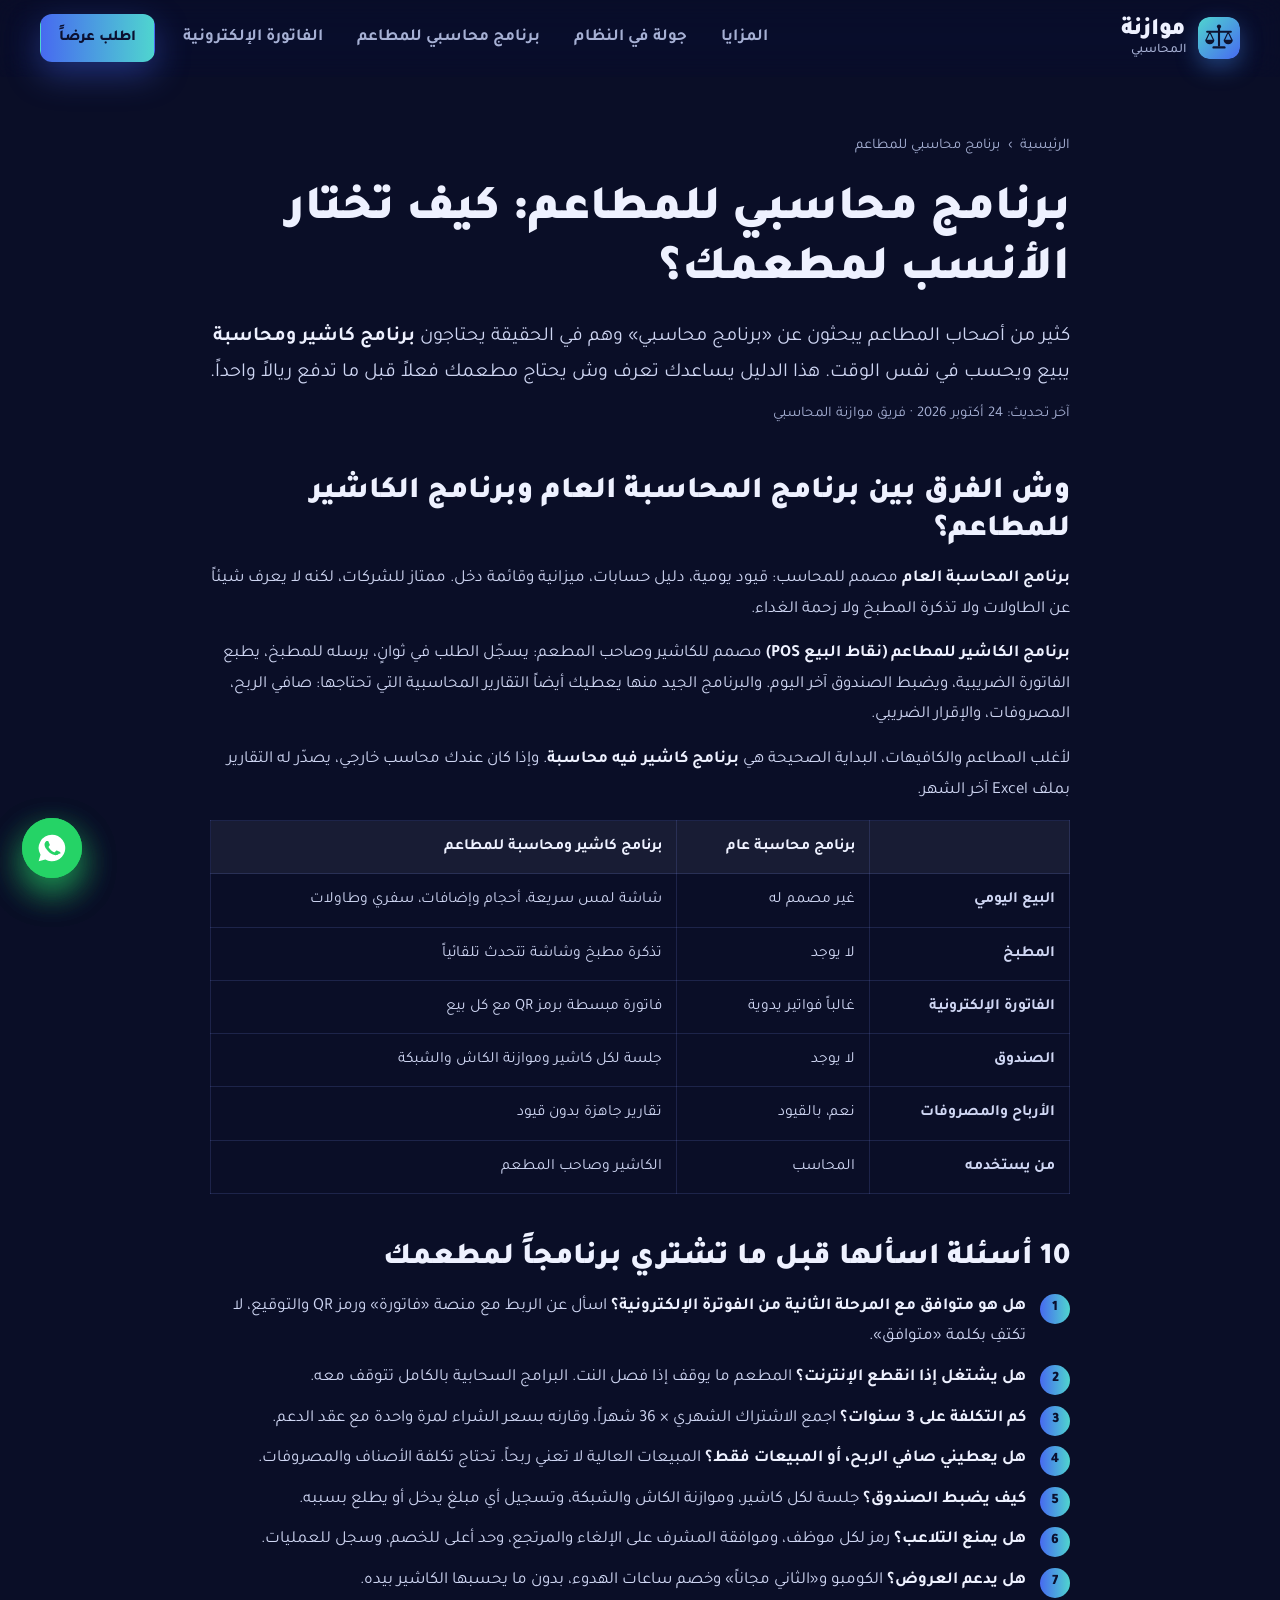
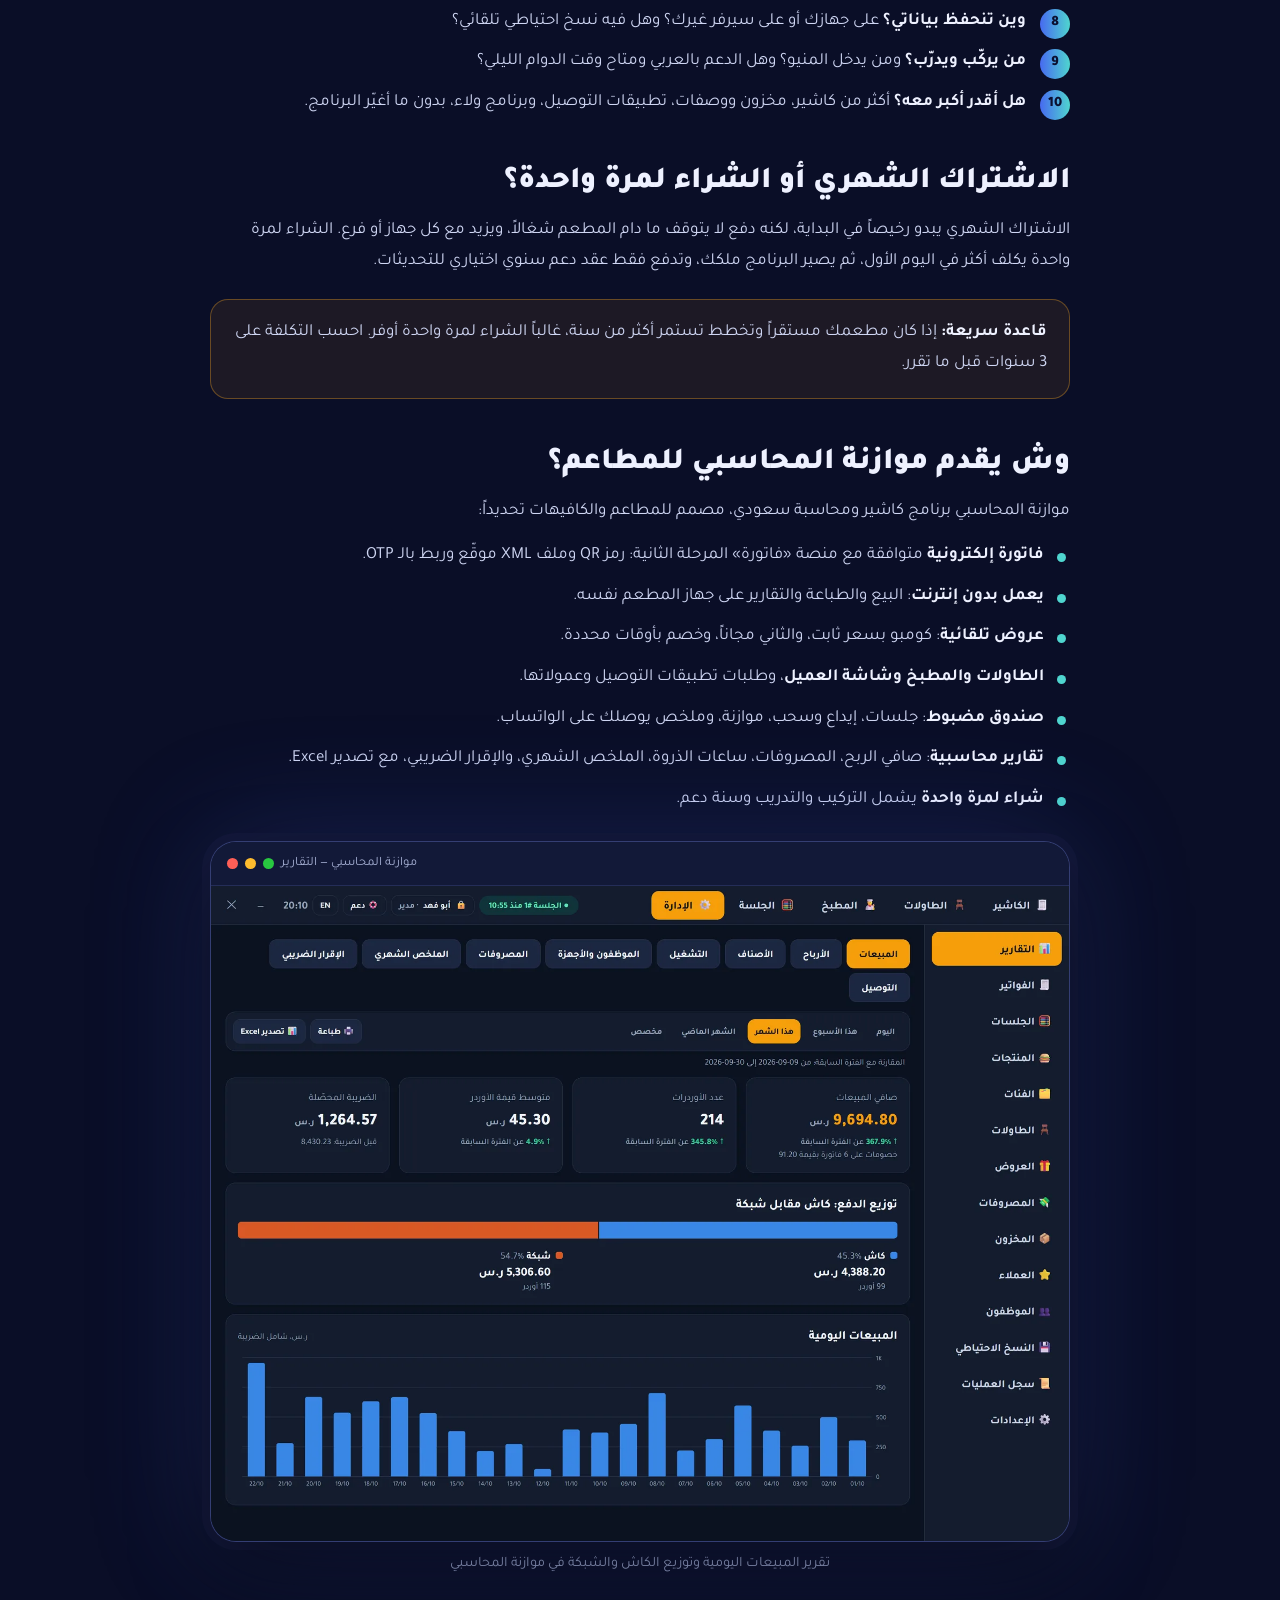
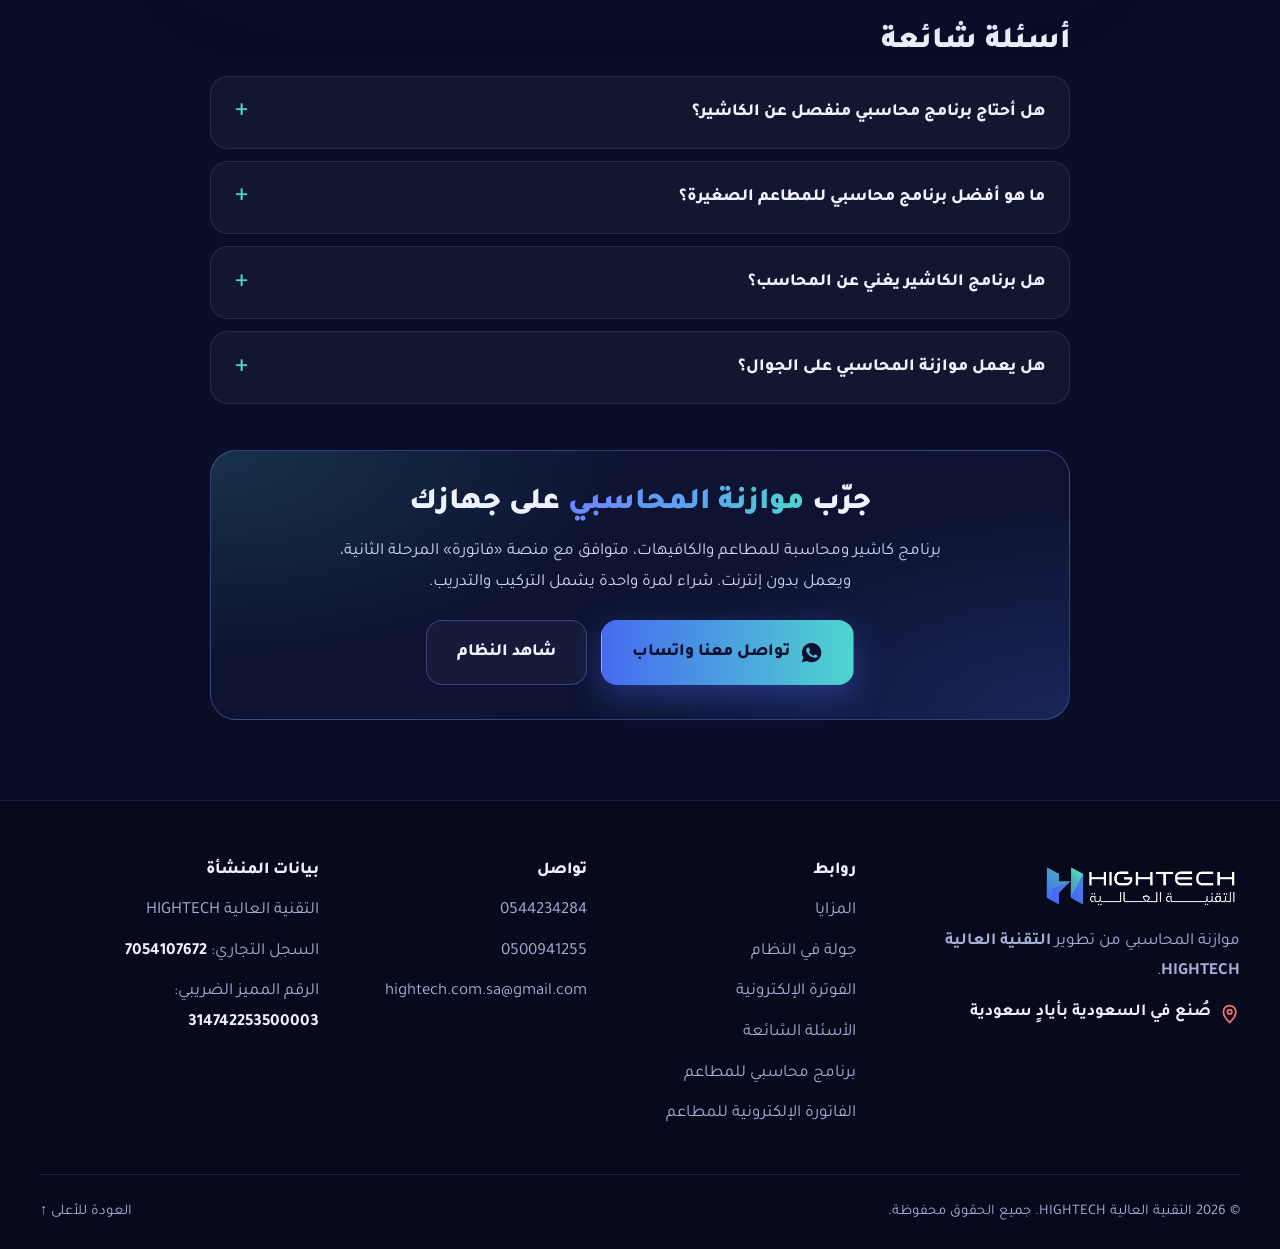
<file: restaurant-accounting-software/index.html>
<!doctype html>
<html lang="ar" dir="rtl">
<head>
  <meta charset="utf-8">
  <meta name="viewport" content="width=device-width, initial-scale=1">
  <title>برنامج محاسبي للمطاعم: كيف تختار الأنسب؟ | موازنة</title>
  <meta name="description" content="دليل اختيار برنامج محاسبي وكاشير للمطاعم والكافيهات في السعودية: الفرق بين برنامج المحاسبة العام ونظام نقاط البيع، و10 أسئلة قبل الشراء، والاشتراك الشهري مقابل الشراء لمرة واحدة.">
  <meta name="robots" content="index, follow, max-image-preview:large">
  <link rel="canonical" href="https://mowaznah.com/restaurant-accounting-software/">
  <meta name="theme-color" content="#0a0e27">
  <link rel="icon" href="../assets/img/logo-icon.svg" type="image/svg+xml">
  <link rel="apple-touch-icon" href="../assets/img/apple-touch-icon.png">

  <meta property="og:type" content="article">
  <meta property="og:locale" content="ar_SA">
  <meta property="og:site_name" content="موازنة المحاسبي">
  <meta property="og:title" content="برنامج محاسبي للمطاعم: كيف تختار الأنسب لمطعمك؟">
  <meta property="og:description" content="دليل اختيار برنامج محاسبي وكاشير للمطاعم والكافيهات في السعودية: الفرق بين برنامج المحاسبة العام ونظام نقاط البيع، و10 أسئلة قبل الشراء، والاشتراك الشهري مقابل الشراء لمرة واحدة.">
  <meta property="og:url" content="https://mowaznah.com/restaurant-accounting-software/">
  <meta property="og:image" content="https://mowaznah.com/assets/img/og-image.png">
  <meta name="twitter:card" content="summary_large_image">

  <link rel="preload" href="../assets/fonts/tajawal-arabic-800-normal.woff2" as="font" type="font/woff2" crossorigin>
  <link rel="preload" href="../assets/fonts/tajawal-arabic-500-normal.woff2" as="font" type="font/woff2" crossorigin>
  <link rel="stylesheet" href="../css/style.css">

  <script type="application/ld+json">
{
  "@context": "https://schema.org",
  "@graph": [
    {
      "@type": "Article",
      "headline": "برنامج محاسبي للمطاعم: كيف تختار الأنسب لمطعمك؟",
      "description": "دليل اختيار برنامج محاسبي وكاشير للمطاعم والكافيهات في السعودية: الفرق بين برنامج المحاسبة العام ونظام نقاط البيع، و10 أسئلة قبل الشراء، والاشتراك الشهري مقابل الشراء لمرة واحدة.",
      "inLanguage": "ar",
      "datePublished": "2026-10-24",
      "dateModified": "2026-10-24",
      "mainEntityOfPage": "https://mowaznah.com/restaurant-accounting-software/",
      "image": "https://mowaznah.com/assets/img/og-image.png",
      "author": {
        "@type": "Organization",
        "name": "التقنية العالية HIGHTECH",
        "url": "https://mowaznah.com/"
      },
      "publisher": {
        "@type": "Organization",
        "name": "التقنية العالية HIGHTECH",
        "logo": {
          "@type": "ImageObject",
          "url": "https://mowaznah.com/assets/img/apple-touch-icon.png"
        }
      }
    },
    {
      "@type": "BreadcrumbList",
      "itemListElement": [
        {
          "@type": "ListItem",
          "position": 1,
          "name": "موازنة المحاسبي",
          "item": "https://mowaznah.com/"
        },
        {
          "@type": "ListItem",
          "position": 2,
          "name": "برنامج محاسبي للمطاعم",
          "item": "https://mowaznah.com/restaurant-accounting-software/"
        }
      ]
    },
    {
      "@type": "FAQPage",
      "mainEntity": [
        {
          "@type": "Question",
          "name": "هل أحتاج برنامج محاسبي منفصل عن الكاشير؟",
          "acceptedAnswer": {
            "@type": "Answer",
            "text": "غالباً لا. برنامج الكاشير الجيد للمطاعم يعطيك التقارير المحاسبية التي تحتاجها: صافي الربح والمصروفات والإقرار الضريبي، ويصدّرها بملف Excel لمحاسبك إن احتجت."
          }
        },
        {
          "@type": "Question",
          "name": "ما هو أفضل برنامج محاسبي للمطاعم الصغيرة؟",
          "acceptedAnswer": {
            "@type": "Answer",
            "text": "الأنسب للمطعم الصغير برنامج سهل للكاشير، متوافق مع الفوترة الإلكترونية، يعمل بدون إنترنت، وبتكلفة واضحة بدون اشتراك متزايد. موازنة المحاسبي يبدأ بباقة لكاشير واحد ويكبر معك."
          }
        },
        {
          "@type": "Question",
          "name": "هل برنامج الكاشير يغني عن المحاسب؟",
          "acceptedAnswer": {
            "@type": "Answer",
            "text": "يغنيك عن الحسابات اليومية والتقارير، لكن القوائم المالية الرسمية والزكاة قد تحتاج محاسباً. البرنامج يجهّز له الأرقام جاهزة."
          }
        },
        {
          "@type": "Question",
          "name": "هل يعمل موازنة المحاسبي على الجوال؟",
          "acceptedAnswer": {
            "@type": "Answer",
            "text": "البرنامج يعمل على أجهزة ويندوز 10 و11 في المطعم، مع شاشة لمس وطابعة حرارية."
          }
        }
      ]
    }
  ]
}
  </script>
</head>
<body>
  <svg width="0" height="0" class="sprite" aria-hidden="true">
    <symbol id="i-bolt" viewBox="0 0 24 24"><path d="M13 2 4 14h7l-1 8 9-12h-7l1-8Z"/></symbol>
    <symbol id="i-offline" viewBox="0 0 24 24"><path d="M2 2l20 20M8.5 16.4a5 5 0 0 1 7 0M5 12.9a10 10 0 0 1 5.2-2.8M19 12.9a10 10 0 0 0-2-1.5M2 8.8a15 15 0 0 1 4.2-2.6M22 8.8A15 15 0 0 0 10.7 5M12 20h.01"/></symbol>
    <symbol id="i-receipt" viewBox="0 0 24 24"><path d="M5 2h14v20l-3-2-2 2-2-2-2 2-2-2-3 2V2ZM9 7h6M9 11h6M9 15h4"/></symbol>
    <symbol id="i-chart" viewBox="0 0 24 24"><path d="M3 3v18h18M7 15l4-4 3 3 6-7"/></symbol>
    <symbol id="i-table" viewBox="0 0 24 24"><path d="M3 9h18M5 9v11M19 9v11M8 9V5h8v4"/></symbol>
    <symbol id="i-chef" viewBox="0 0 24 24"><path d="M6 13.9A4 4 0 0 1 7.6 6a5 5 0 0 1 8.8 0A4 4 0 0 1 18 13.9V20H6v-6.1ZM6 17h12"/></symbol>
    <symbol id="i-cash" viewBox="0 0 24 24"><path d="M2 6h20v12H2zM12 15a3 3 0 1 0 0-6 3 3 0 0 0 0 6ZM6 12h.01M18 12h.01"/></symbol>
    <symbol id="i-percent" viewBox="0 0 24 24"><path d="M19 5 5 19M7 9a2 2 0 1 0 0-4 2 2 0 0 0 0 4ZM17 19a2 2 0 1 0 0-4 2 2 0 0 0 0 4Z"/></symbol>
    <symbol id="i-shield" viewBox="0 0 24 24"><path d="M12 22s8-4 8-10V5l-8-3-8 3v7c0 6 8 10 8 10ZM9 12l2 2 4-4"/></symbol>
    <symbol id="i-printer" viewBox="0 0 24 24"><path d="M6 9V2h12v7M6 18H4a2 2 0 0 1-2-2v-5a2 2 0 0 1 2-2h16a2 2 0 0 1 2 2v5a2 2 0 0 1-2 2h-2M6 14h12v8H6z"/></symbol>
    <symbol id="i-qr" viewBox="0 0 24 24"><path d="M3 3h7v7H3zM14 3h7v7h-7zM3 14h7v7H3zM14 14h3v3h-3zM20 14v.01M14 20h.01M17 20h4v-3"/></symbol>
    <symbol id="i-send" viewBox="0 0 24 24"><path d="m22 2-7 20-4-9-9-4 20-7ZM22 2 11 13"/></symbol>
    <symbol id="i-file" viewBox="0 0 24 24"><path d="M14 2H6a2 2 0 0 0-2 2v16a2 2 0 0 0 2 2h12a2 2 0 0 0 2-2V8l-6-6ZM14 2v6h6M9 13h6M9 17h6"/></symbol>
    <symbol id="i-link" viewBox="0 0 24 24"><path d="M10 13a5 5 0 0 0 7.5.5l3-3a5 5 0 0 0-7-7l-1.7 1.7M14 11a5 5 0 0 0-7.5-.5l-3 3a5 5 0 0 0 7 7l1.7-1.7"/></symbol>
    <symbol id="i-tool" viewBox="0 0 24 24"><path d="M14.7 6.3a4 4 0 0 0-5.4 5.4L3 18l3 3 6.3-6.3a4 4 0 0 0 5.4-5.4l-2.6 2.6-2.4-.6-.6-2.4 2.6-2.6Z"/></symbol>
    <symbol id="i-chat" viewBox="0 0 24 24"><path d="M21 12a8 8 0 0 1-11.8 7L3 21l2-6A8 8 0 1 1 21 12Z"/></symbol>
    <symbol id="i-refresh" viewBox="0 0 24 24"><path d="M21 12a9 9 0 0 1-15.5 6.3L3 16M3 12a9 9 0 0 1 15.5-6.3L21 8M21 3v5h-5M3 21v-5h5"/></symbol>
    <symbol id="i-check" viewBox="0 0 24 24"><path d="M20 6 9 17l-5-5"/></symbol>
    <symbol id="i-phone" viewBox="0 0 24 24"><path d="M22 16.9v3a2 2 0 0 1-2.2 2 19.8 19.8 0 0 1-8.6-3.1 19.5 19.5 0 0 1-6-6A19.8 19.8 0 0 1 2.1 4.2 2 2 0 0 1 4.1 2h3a2 2 0 0 1 2 1.7c.1.9.4 1.8.7 2.7a2 2 0 0 1-.5 2.1L8 9.8a16 16 0 0 0 6 6l1.3-1.3a2 2 0 0 1 2.1-.4c.9.3 1.8.6 2.7.7a2 2 0 0 1 1.7 2Z"/></symbol>
    <symbol id="i-mail" viewBox="0 0 24 24"><path d="M4 4h16a2 2 0 0 1 2 2v12a2 2 0 0 1-2 2H4a2 2 0 0 1-2-2V6a2 2 0 0 1 2-2ZM22 6l-10 7L2 6"/></symbol>
    <symbol id="i-pin" viewBox="0 0 24 24"><path d="M12 22s7-6.2 7-12a7 7 0 1 0-14 0c0 5.8 7 12 7 12ZM12 12.5a2.5 2.5 0 1 0 0-5 2.5 2.5 0 0 0 0 5Z"/></symbol>
    <symbol id="i-gift" viewBox="0 0 24 24"><path d="M20 12v10H4V12M2 7h20v5H2zM12 22V7M12 7H7.5a2.5 2.5 0 1 1 0-5C11 2 12 7 12 7ZM12 7h4.5a2.5 2.5 0 1 0 0-5C13 2 12 7 12 7Z"/></symbol>
    <symbol id="i-monitor" viewBox="0 0 24 24"><path d="M3 4h18v12H3zM8 20h8M12 16v4"/></symbol>
    <symbol id="i-star" viewBox="0 0 24 24"><path d="m12 2 3.1 6.3 6.9 1-5 4.9 1.2 6.8L12 17.8 5.8 21l1.2-6.8-5-4.9 6.9-1L12 2Z"/></symbol>
    <symbol id="i-box" viewBox="0 0 24 24"><path d="M21 8 12 3 3 8v8l9 5 9-5V8ZM3 8l9 5 9-5M12 13v8"/></symbol>
    <symbol id="i-book" viewBox="0 0 24 24"><path d="M4 19.5A2.5 2.5 0 0 1 6.5 17H20V2H6.5A2.5 2.5 0 0 0 4 4.5v15ZM4 19.5A2.5 2.5 0 0 0 6.5 22H20v-5"/></symbol>
    <symbol id="i-plus" viewBox="0 0 24 24"><path d="M12 5v14M5 12h14"/></symbol>
    <symbol id="i-menu" viewBox="0 0 24 24"><path d="M4 7h16M4 12h16M4 17h16"/></symbol>
    <symbol id="i-x" viewBox="0 0 24 24"><path d="M6 6l12 12M18 6 6 18"/></symbol>
    <symbol id="i-wa" viewBox="0 0 24 24"><path fill="currentColor" stroke="none" d="M12 2a10 10 0 0 0-8.6 15.1L2 22l5-1.3A10 10 0 1 0 12 2Zm5.3 14.1c-.2.6-1.3 1.2-1.8 1.2-.5.1-1 .2-3.3-.7-2.8-1.1-4.5-4-4.7-4.2-.1-.2-1.1-1.5-1.1-2.9s.7-2.1 1-2.4c.3-.3.6-.3.8-.3h.6c.2 0 .4 0 .6.5l.9 2.1c.1.2.1.4 0 .5l-.3.5-.4.5c-.1.1-.3.3-.1.6.2.3.8 1.3 1.7 2.1 1.2 1 2.1 1.4 2.4 1.5.3.1.5.1.6-.1l.9-1c.2-.3.4-.2.6-.1l2 .9c.3.1.5.2.5.3.1.2.1.8-.1 1.4Z"/></symbol>
  </svg>

  <a class="skip" href="#main">تخطَّ إلى المحتوى</a>

  <header class="nav" id="top">
    <div class="wrap nav-in">
      <a href="../" class="brand" aria-label="موازنة المحاسبي - الرئيسية">
        <img src="../assets/img/logo-icon.svg" alt="" width="40" height="40">
        <span><b>موازنة</b><small>المحاسبي</small></span>
      </a>
      <nav class="links" id="links" aria-label="روابط الموقع">
        <a href="../#features">المزايا</a>
        <a href="../#screens">جولة في النظام</a>
        <a href="../restaurant-accounting-software/">برنامج محاسبي للمطاعم</a>
        <a href="../e-invoicing-restaurants/">الفاتورة الإلكترونية</a>
        <a href="../#contact" class="btn btn-sm btn-primary nav-cta">اطلب عرضاً</a>
      </nav>
      <button class="menu-btn" id="menuBtn" aria-label="القائمة" aria-expanded="false" aria-controls="links">
        <svg class="ic"><use href="#i-menu"/></svg>
      </button>
    </div>
  </header>

  <main id="main">
    <article class="article">
      <div class="wrap narrow">
        <nav class="crumbs" aria-label="مسار الصفحة"><a href="../">الرئيسية</a><span>›</span><span>برنامج محاسبي للمطاعم</span></nav>
        <h1>برنامج محاسبي للمطاعم: كيف تختار الأنسب لمطعمك؟</h1>
        <p class="lead">كثير من أصحاب المطاعم يبحثون عن «برنامج محاسبي» وهم في الحقيقة يحتاجون <strong>برنامج كاشير ومحاسبة</strong> يبيع ويحسب في نفس الوقت. هذا الدليل يساعدك تعرف وش يحتاج مطعمك فعلاً قبل ما تدفع ريالاً واحداً.</p>
        <p class="meta">آخر تحديث: 24 أكتوبر 2026 · فريق موازنة المحاسبي</p>
        <h2>وش الفرق بين برنامج المحاسبة العام وبرنامج الكاشير للمطاعم؟</h2>
        <p><strong>برنامج المحاسبة العام</strong> مصمم للمحاسب: قيود يومية، دليل حسابات، ميزانية وقائمة دخل. ممتاز للشركات، لكنه لا يعرف شيئاً عن الطاولات ولا تذكرة المطبخ ولا زحمة الغداء.</p>
        <p><strong>برنامج الكاشير للمطاعم (نقاط البيع POS)</strong> مصمم للكاشير وصاحب المطعم: يسجّل الطلب في ثوانٍ، يرسله للمطبخ، يطبع الفاتورة الضريبية، ويضبط الصندوق آخر اليوم. والبرنامج الجيد منها يعطيك أيضاً التقارير المحاسبية التي تحتاجها: صافي الربح، المصروفات، والإقرار الضريبي.</p>
        <p>لأغلب المطاعم والكافيهات، البداية الصحيحة هي <strong>برنامج كاشير فيه محاسبة</strong>. وإذا كان عندك محاسب خارجي، يصدّر له التقارير بملف Excel آخر الشهر.</p>

        <table>
          <thead><tr><th></th><th>برنامج محاسبة عام</th><th>برنامج كاشير ومحاسبة للمطاعم</th></tr></thead>
          <tbody>
            <tr><td><strong>البيع اليومي</strong></td><td>غير مصمم له</td><td>شاشة لمس سريعة، أحجام وإضافات، سفري وطاولات</td></tr>
            <tr><td><strong>المطبخ</strong></td><td>لا يوجد</td><td>تذكرة مطبخ وشاشة تتحدث تلقائياً</td></tr>
            <tr><td><strong>الفاتورة الإلكترونية</strong></td><td>غالباً فواتير يدوية</td><td>فاتورة مبسطة برمز QR مع كل بيع</td></tr>
            <tr><td><strong>الصندوق</strong></td><td>لا يوجد</td><td>جلسة لكل كاشير وموازنة الكاش والشبكة</td></tr>
            <tr><td><strong>الأرباح والمصروفات</strong></td><td>نعم، بالقيود</td><td>تقارير جاهزة بدون قيود</td></tr>
            <tr><td><strong>من يستخدمه</strong></td><td>المحاسب</td><td>الكاشير وصاحب المطعم</td></tr>
          </tbody>
        </table>

        <h2>10 أسئلة اسألها قبل ما تشتري برنامجاً لمطعمك</h2>
        <ol class="nums">
          <li><strong>هل هو متوافق مع المرحلة الثانية من الفوترة الإلكترونية؟</strong> اسأل عن الربط مع منصة «فاتورة» ورمز QR والتوقيع، لا تكتفِ بكلمة «متوافق».</li>
          <li><strong>هل يشتغل إذا انقطع الإنترنت؟</strong> المطعم ما يوقف إذا فصل النت. البرامج السحابية بالكامل تتوقف معه.</li>
          <li><strong>كم التكلفة على 3 سنوات؟</strong> اجمع الاشتراك الشهري × 36 شهراً، وقارنه بسعر الشراء لمرة واحدة مع عقد الدعم.</li>
          <li><strong>هل يعطيني صافي الربح، أو المبيعات فقط؟</strong> المبيعات العالية لا تعني ربحاً. تحتاج تكلفة الأصناف والمصروفات.</li>
          <li><strong>كيف يضبط الصندوق؟</strong> جلسة لكل كاشير، وموازنة الكاش والشبكة، وتسجيل أي مبلغ يدخل أو يطلع بسببه.</li>
          <li><strong>هل يمنع التلاعب؟</strong> رمز لكل موظف، وموافقة المشرف على الإلغاء والمرتجع، وحد أعلى للخصم، وسجل للعمليات.</li>
          <li><strong>هل يدعم العروض؟</strong> الكومبو و«الثاني مجاناً» وخصم ساعات الهدوء، بدون ما يحسبها الكاشير بيده.</li>
          <li><strong>وين تنحفظ بياناتي؟</strong> على جهازك أو على سيرفر غيرك؟ وهل فيه نسخ احتياطي تلقائي؟</li>
          <li><strong>من يركّب ويدرّب؟</strong> ومن يدخل المنيو؟ وهل الدعم بالعربي ومتاح وقت الدوام الليلي؟</li>
          <li><strong>هل أقدر أكبر معه؟</strong> أكثر من كاشير، مخزون ووصفات، تطبيقات التوصيل، وبرنامج ولاء، بدون ما أغيّر البرنامج.</li>
        </ol>

        <h2>الاشتراك الشهري أو الشراء لمرة واحدة؟</h2>
        <p>الاشتراك الشهري يبدو رخيصاً في البداية، لكنه دفع لا يتوقف ما دام المطعم شغالاً، ويزيد مع كل جهاز أو فرع. الشراء لمرة واحدة يكلف أكثر في اليوم الأول، ثم يصير البرنامج ملكك، وتدفع فقط عقد دعم سنوي اختياري للتحديثات.</p>
        <div class="note"><p><strong>قاعدة سريعة:</strong> إذا كان مطعمك مستقراً وتخطط تستمر أكثر من سنة، غالباً الشراء لمرة واحدة أوفر. احسب التكلفة على 3 سنوات قبل ما تقرر.</p></div>

        <h2>وش يقدم موازنة المحاسبي للمطاعم؟</h2>
        <p>موازنة المحاسبي برنامج كاشير ومحاسبة سعودي، مصمم للمطاعم والكافيهات تحديداً:</p>
        <ul class="dots">
          <li><strong>فاتورة إلكترونية</strong> متوافقة مع منصة «فاتورة» المرحلة الثانية: رمز QR وملف XML موقّع وربط بالـ OTP.</li>
          <li><strong>يعمل بدون إنترنت</strong>: البيع والطباعة والتقارير على جهاز المطعم نفسه.</li>
          <li><strong>عروض تلقائية</strong>: كومبو بسعر ثابت، والثاني مجاناً، وخصم بأوقات محددة.</li>
          <li><strong>الطاولات والمطبخ وشاشة العميل</strong>، وطلبات تطبيقات التوصيل وعمولاتها.</li>
          <li><strong>صندوق مضبوط</strong>: جلسات، إيداع وسحب، موازنة، وملخص يوصلك على الواتساب.</li>
          <li><strong>تقارير محاسبية</strong>: صافي الربح، المصروفات، ساعات الذروة، الملخص الشهري، والإقرار الضريبي، مع تصدير Excel.</li>
          <li><strong>شراء لمرة واحدة</strong> يشمل التركيب والتدريب وسنة دعم.</li>
        </ul>
        <figure>
          <div class="device"><div class="device-bar"><i></i><i></i><i></i><span>موازنة المحاسبي — التقارير</span></div>
          <img src="../assets/img/reports.webp" alt="تقارير المبيعات والأرباح في برنامج موازنة المحاسبي للمطاعم" width="1600" height="1220" loading="lazy"></div>
          <figcaption>تقرير المبيعات اليومية وتوزيع الكاش والشبكة في موازنة المحاسبي</figcaption>
        </figure>

        <h2>أسئلة شائعة</h2>
        <div class="faq">
          <details><summary>هل أحتاج برنامج محاسبي منفصل عن الكاشير؟</summary><p>غالباً لا. برنامج الكاشير الجيد للمطاعم يعطيك التقارير المحاسبية التي تحتاجها: صافي الربح والمصروفات والإقرار الضريبي، ويصدّرها بملف Excel لمحاسبك إن احتجت.</p></details>
          <details><summary>ما هو أفضل برنامج محاسبي للمطاعم الصغيرة؟</summary><p>الأنسب للمطعم الصغير برنامج سهل للكاشير، متوافق مع الفوترة الإلكترونية، يعمل بدون إنترنت، وبتكلفة واضحة بدون اشتراك متزايد. موازنة المحاسبي يبدأ بباقة لكاشير واحد ويكبر معك.</p></details>
          <details><summary>هل برنامج الكاشير يغني عن المحاسب؟</summary><p>يغنيك عن الحسابات اليومية والتقارير، لكن القوائم المالية الرسمية والزكاة قد تحتاج محاسباً. البرنامج يجهّز له الأرقام جاهزة.</p></details>
          <details><summary>هل يعمل موازنة المحاسبي على الجوال؟</summary><p>البرنامج يعمل على أجهزة ويندوز 10 و11 في المطعم، مع شاشة لمس وطابعة حرارية.</p></details>
        </div>

        <div class="cta-box">
          <h2>جرّب <span class="grad">موازنة المحاسبي</span> على جهازك</h2>
          <p>برنامج كاشير ومحاسبة للمطاعم والكافيهات، متوافق مع منصة «فاتورة» المرحلة الثانية، ويعمل بدون إنترنت. شراء لمرة واحدة يشمل التركيب والتدريب.</p>
          <div class="cta-row">
            <a class="btn btn-primary btn-lg" href="https://wa.me/966544234284?text=%D8%A7%D9%84%D8%B3%D9%84%D8%A7%D9%85%20%D8%B9%D9%84%D9%8A%D9%83%D9%85%D8%8C%20%D8%A3%D8%B1%D9%8A%D8%AF%20%D8%A7%D9%84%D8%A7%D8%B3%D8%AA%D9%81%D8%B3%D8%A7%D8%B1%20%D8%B9%D9%86%20%D9%86%D8%B8%D8%A7%D9%85%20%D9%85%D9%88%D8%A7%D8%B2%D9%86%D8%A9%20%D8%A7%D9%84%D9%85%D8%AD%D8%A7%D8%B3%D8%A8%D9%8A" target="_blank" rel="noopener"><svg class="ic"><use href="#i-wa"/></svg> تواصل معنا واتساب</a>
            <a class="btn btn-ghost btn-lg" href="../#screens">شاهد النظام</a>
          </div>
        </div>
      </div>
    </article>
  </main>

  <!-- ───────── التذييل ───────── -->
  <footer class="footer">
    <div class="wrap foot-in">
      <div class="foot-brand">
        <img src="../assets/img/hightech.png" alt="التقنية العالية HIGHTECH" width="250" height="62" loading="lazy">
        <p>موازنة المحاسبي من تطوير <b>التقنية العالية HIGHTECH</b>.</p>
        <p class="made"><svg class="ic"><use href="#i-pin"/></svg> صُنع في السعودية بأيادٍ سعودية</p>
      </div>
      <div class="foot-col">
        <h4>روابط</h4>
        <a href="../#features">المزايا</a><a href="../#screens">جولة في النظام</a><a href="../#einvoice">الفوترة الإلكترونية</a><a href="../#faq">الأسئلة الشائعة</a><a href="../restaurant-accounting-software/">برنامج محاسبي للمطاعم</a><a href="../e-invoicing-restaurants/">الفاتورة الإلكترونية للمطاعم</a>
      </div>
      <div class="foot-col">
        <h4>تواصل</h4>
        <a href="https://wa.me/966544234284" target="_blank" rel="noopener" dir="ltr">0544234284</a>
        <a href="https://wa.me/966500941255" target="_blank" rel="noopener" dir="ltr">0500941255</a>
        <a href="mailto:hightech.com.sa@gmail.com">hightech.com.sa@gmail.com</a>
      </div>
      <div class="foot-col">
        <h4>بيانات المنشأة</h4>
        <span>التقنية العالية HIGHTECH</span>
        <span>السجل التجاري: <b dir="ltr">7054107672</b></span>
        <span>الرقم المميز الضريبي: <b dir="ltr">314742253500003</b></span>
      </div>
    </div>
    <div class="wrap foot-bottom">
      <span>© <span id="year">2026</span> التقنية العالية HIGHTECH. جميع الحقوق محفوظة.</span>
      <a href="#top">العودة للأعلى ↑</a>
    </div>
  </footer>

  <a class="wa-float" href="https://wa.me/966544234284" target="_blank" rel="noopener" aria-label="تواصل معنا عبر واتساب">
    <svg class="ic"><use href="#i-wa"/></svg>
  </a>

  <a class="wa-float" href="https://wa.me/966544234284" target="_blank" rel="noopener" aria-label="تواصل معنا عبر واتساب">
    <svg class="ic"><use href="#i-wa"/></svg>
  </a>

  <script src="../js/main.js" defer></script>
</body>
</html>
</file>
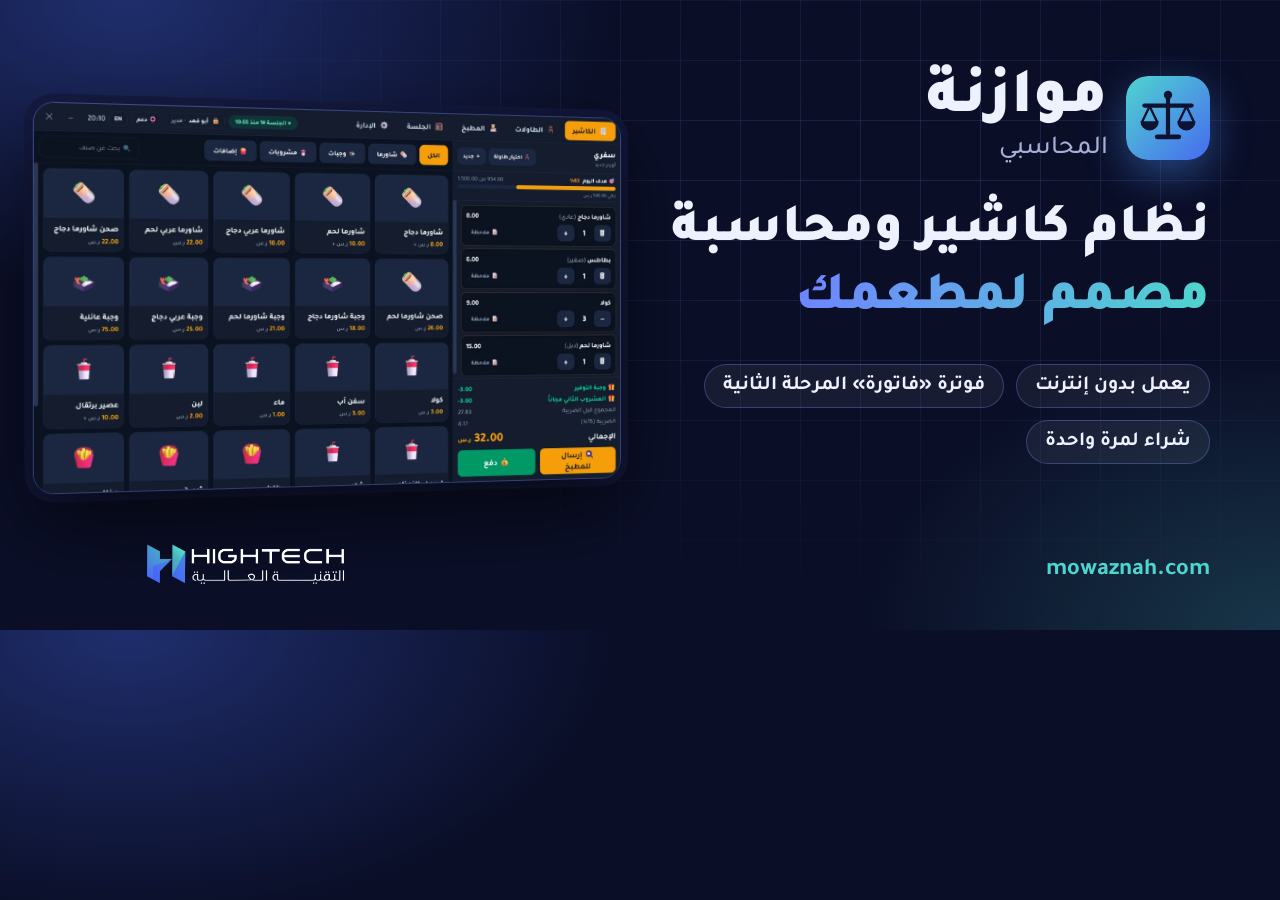
<file: og/og.html>
<!doctype html><html lang="ar" dir="rtl"><head><meta charset="utf-8"><style>
@font-face{font-family:T;font-weight:900;src:url(../assets/fonts/tajawal-arabic-900-normal.woff2)}
@font-face{font-family:T;font-weight:500;src:url(../assets/fonts/tajawal-arabic-500-normal.woff2)}
@font-face{font-family:T;font-weight:700;src:url(../assets/fonts/tajawal-arabic-700-normal.woff2)}
@font-face{font-family:T;font-weight:700;src:url(../assets/fonts/tajawal-latin-700-normal.woff2);unicode-range:U+0000-00FF}
*{margin:0;box-sizing:border-box}
body{width:1200px;height:630px;overflow:hidden;font-family:T;color:#eef1ff;position:relative;
 background:radial-gradient(700px 420px at 10% 0%,rgba(71,106,240,.35),transparent 70%),radial-gradient(600px 400px at 100% 100%,rgba(79,213,207,.2),transparent 70%),#0a0e27}
body::before{content:'';position:absolute;inset:0;background-image:linear-gradient(rgba(130,150,255,.14) 1px,transparent 1px),linear-gradient(90deg,rgba(130,150,255,.14) 1px,transparent 1px);background-size:60px 60px;-webkit-mask-image:radial-gradient(ellipse at 70% 30%,#000 10%,transparent 70%)}
.copy{position:absolute;right:70px;top:70px;width:700px}
.brand{display:flex;align-items:center;gap:18px}
.brand img{width:84px;height:84px;border-radius:22px;box-shadow:0 14px 40px rgba(71,140,240,.45)}
.brand b{font-weight:900;font-size:64px;line-height:1}
.brand small{display:block;font-weight:500;font-size:26px;color:#a6b0d4}
h1{font-weight:900;font-size:54px;line-height:1.25;margin-top:34px}
.g{background:linear-gradient(270deg,#4fd5cf,#6f84ff);-webkit-background-clip:text;color:transparent}
.chips{display:flex;gap:12px;margin-top:30px;flex-wrap:wrap;max-width:560px}
.chips span{font-weight:700;font-size:20px;padding:9px 18px;border-radius:999px;background:rgba(255,255,255,.06);border:1px solid rgba(130,150,255,.3)}
.url{position:absolute;right:70px;bottom:44px;font-weight:700;font-size:24px;color:#4fd5cf;direction:ltr}
.shot{position:absolute;left:-40px;top:110px;width:600px;border-radius:20px;overflow:hidden;border:1px solid rgba(130,150,255,.35);box-shadow:0 30px 80px rgba(0,0,0,.6),0 0 0 8px rgba(20,26,62,.8);transform:perspective(1400px) rotateY(12deg)}
.shot img{display:block;width:100%}
.ht{position:absolute;left:60px;bottom:40px;width:210px}
</style></head><body>
<div class="shot"><img src="../assets/img/cashier.webp"></div>
<div class="copy">
 <div class="brand"><img src="../assets/img/logo-icon.svg"><div><b>موازنة</b><small>المحاسبي</small></div></div>
 <h1>نظام كاشير ومحاسبة<br><span class="g">مصمم لمطعمك</span></h1>
 <div class="chips"><span>يعمل بدون إنترنت</span><span>فوترة «فاتورة» المرحلة الثانية</span><span>شراء لمرة واحدة</span></div>
</div>
<div class="url">mowaznah.com</div>
<img class="ht" src="../assets/img/hightech.png">
</body></html>
</file>
<file: css/style.css>
/* ───────── الخطوط (Tajawal، مستضافة محلياً) ───────── */
@font-face { font-family: Tajawal; font-weight: 400; font-display: swap; src: url(../assets/fonts/tajawal-arabic-400-normal.woff2) format('woff2'); unicode-range: U+0600-06FF, U+0750-077F, U+08A0-08FF, U+FB50-FDFF, U+FE70-FEFF, U+200C-200E; }
@font-face { font-family: Tajawal; font-weight: 500; font-display: swap; src: url(../assets/fonts/tajawal-arabic-500-normal.woff2) format('woff2'); unicode-range: U+0600-06FF, U+0750-077F, U+08A0-08FF, U+FB50-FDFF, U+FE70-FEFF, U+200C-200E; }
@font-face { font-family: Tajawal; font-weight: 700; font-display: swap; src: url(../assets/fonts/tajawal-arabic-700-normal.woff2) format('woff2'); unicode-range: U+0600-06FF, U+0750-077F, U+08A0-08FF, U+FB50-FDFF, U+FE70-FEFF, U+200C-200E; }
@font-face { font-family: Tajawal; font-weight: 800; font-display: swap; src: url(../assets/fonts/tajawal-arabic-800-normal.woff2) format('woff2'); unicode-range: U+0600-06FF, U+0750-077F, U+08A0-08FF, U+FB50-FDFF, U+FE70-FEFF, U+200C-200E; }
@font-face { font-family: Tajawal; font-weight: 900; font-display: swap; src: url(../assets/fonts/tajawal-arabic-900-normal.woff2) format('woff2'); unicode-range: U+0600-06FF, U+0750-077F, U+08A0-08FF, U+FB50-FDFF, U+FE70-FEFF, U+200C-200E; }
@font-face { font-family: Tajawal; font-weight: 400; font-display: swap; src: url(../assets/fonts/tajawal-latin-400-normal.woff2) format('woff2'); unicode-range: U+0000-00FF, U+2000-206F, U+20AC; }
@font-face { font-family: Tajawal; font-weight: 500; font-display: swap; src: url(../assets/fonts/tajawal-latin-500-normal.woff2) format('woff2'); unicode-range: U+0000-00FF, U+2000-206F, U+20AC; }
@font-face { font-family: Tajawal; font-weight: 700; font-display: swap; src: url(../assets/fonts/tajawal-latin-700-normal.woff2) format('woff2'); unicode-range: U+0000-00FF, U+2000-206F, U+20AC; }
@font-face { font-family: Tajawal; font-weight: 800; font-display: swap; src: url(../assets/fonts/tajawal-latin-800-normal.woff2) format('woff2'); unicode-range: U+0000-00FF, U+2000-206F, U+20AC; }
@font-face { font-family: Tajawal; font-weight: 900; font-display: swap; src: url(../assets/fonts/tajawal-latin-900-normal.woff2) format('woff2'); unicode-range: U+0000-00FF, U+2000-206F, U+20AC; }

/* ───────── هوية موازنة ───────── */
:root {
  --bg: #0a0e27;
  --bg-2: #0d1331;
  --surface: rgba(255, 255, 255, 0.035);
  --surface-2: rgba(255, 255, 255, 0.06);
  --line: rgba(130, 150, 255, 0.16);
  --line-strong: rgba(130, 150, 255, 0.32);
  --text: #eef1ff;
  --muted: #a6b0d4;
  --teal: #4fd5cf;
  --blue: #476af0;
  --amber: #f5a524;
  --ink: #0b1030;
  --grad: linear-gradient(270deg, #4fd5cf 0%, #5aa6ee 45%, #6f84ff 100%);
  --grad-btn: linear-gradient(270deg, #4fd5cf, #476af0);
  --radius: 18px;
  --radius-lg: 26px;
  --shadow: 0 30px 80px rgba(0, 0, 0, 0.45);
  --wrap: 1200px;
}

*, *::before, *::after { box-sizing: border-box; }
html { scroll-behavior: smooth; scroll-padding-top: 84px; -webkit-text-size-adjust: 100%; }
body {
  margin: 0;
  background: var(--bg);
  color: var(--text);
  font-family: Tajawal, 'Segoe UI', Tahoma, sans-serif;
  font-size: 17px;
  line-height: 1.8;
  overflow-x: hidden;
  -webkit-font-smoothing: antialiased;
}
img { max-width: 100%; height: auto; display: block; }
a { color: inherit; text-decoration: none; }
h1, h2, h3, h4 { margin: 0; line-height: 1.25; }
p { margin: 0; }
ul, ol { margin: 0; padding: 0; list-style: none; }
button, input, select, textarea { font: inherit; color: inherit; }
.sprite { position: absolute; }
.ic { width: 1.25em; height: 1.25em; fill: none; stroke: currentColor; stroke-width: 2; stroke-linecap: round; stroke-linejoin: round; flex: none; }
.skip { position: absolute; top: -60px; right: 16px; background: var(--amber); color: var(--ink); padding: 8px 16px; border-radius: 10px; z-index: 100; font-weight: 700; }
.skip:focus { top: 12px; }
:focus-visible { outline: 3px solid var(--teal); outline-offset: 3px; border-radius: 8px; }

.wrap { width: min(var(--wrap), 100% - 40px); margin-inline: auto; }
.wrap.narrow { max-width: 860px; }
.grad { background: var(--grad); -webkit-background-clip: text; background-clip: text; color: transparent; }
/* العبارة الملوّنة في العناوين تنتقل للسطر التالي كاملة بدل أن تنقسم */
h2 .grad { display: inline-block; }

/* ───────── الأزرار ───────── */
.btn {
  display: inline-flex; align-items: center; justify-content: center; gap: 10px;
  padding: 13px 26px; border-radius: 14px; font-weight: 800; font-size: 1rem;
  border: 1px solid transparent; cursor: pointer; white-space: nowrap;
  transition: transform .2s ease, box-shadow .2s ease, background .2s ease, border-color .2s ease;
}
.btn:hover { transform: translateY(-2px); }
.btn-primary { background: var(--grad-btn); color: var(--ink); box-shadow: 0 12px 34px rgba(71, 106, 240, 0.4); }
.btn-primary:hover { box-shadow: 0 16px 44px rgba(79, 213, 207, 0.45); }
.btn-ghost { background: var(--surface); border-color: var(--line-strong); color: var(--text); }
.btn-ghost:hover { background: var(--surface-2); border-color: var(--teal); }
.btn-lg { padding: 16px 30px; font-size: 1.08rem; border-radius: 16px; }
.btn-sm { padding: 9px 18px; font-size: .95rem; border-radius: 12px; }
.btn-block { width: 100%; }
.btn .ic { width: 1.35em; height: 1.35em; }

/* ───────── الترويسة ───────── */
.nav {
  position: sticky; top: 0; z-index: 50;
  background: rgba(10, 14, 39, 0.55);
  backdrop-filter: blur(16px) saturate(140%); -webkit-backdrop-filter: blur(16px) saturate(140%);
  border-bottom: 1px solid transparent; transition: border-color .3s, background .3s;
}
.nav.scrolled { background: rgba(10, 14, 39, 0.86); border-bottom-color: var(--line); }
.nav-in { display: flex; align-items: center; justify-content: space-between; height: 76px; }
.brand { display: flex; align-items: center; gap: 12px; }
.brand img { width: 42px; height: 42px; border-radius: 12px; box-shadow: 0 8px 22px rgba(71, 140, 240, 0.4); }
.brand span { display: flex; flex-direction: column; line-height: 1.05; }
.brand b { font-size: 1.5rem; font-weight: 900; letter-spacing: -0.3px; }
.brand small { font-size: .82rem; color: var(--muted); font-weight: 500; }
.links { display: flex; align-items: center; gap: 6px; }
.links a:not(.btn) { padding: 8px 14px; border-radius: 10px; color: var(--muted); font-weight: 600; transition: color .2s, background .2s; }
.links a:not(.btn):hover { color: var(--text); background: var(--surface); }
.nav-cta { margin-inline-start: 8px; }
.menu-btn { display: none; background: var(--surface); border: 1px solid var(--line); border-radius: 12px; width: 46px; height: 46px; align-items: center; justify-content: center; cursor: pointer; }
.menu-btn .ic { width: 24px; height: 24px; }

/* ───────── الواجهة ───────── */
.hero { position: relative; padding: 70px 0 40px; overflow: hidden; }
.hero-bg {
  position: absolute; inset: 0; z-index: -1;
  background:
    radial-gradient(800px 500px at 15% 10%, rgba(71, 106, 240, 0.28), transparent 70%),
    radial-gradient(700px 500px at 90% 30%, rgba(79, 213, 207, 0.16), transparent 70%),
    radial-gradient(900px 600px at 50% 110%, rgba(245, 165, 36, 0.10), transparent 70%);
}
.hero-bg::after {
  content: ''; position: absolute; inset: 0;
  background-image: linear-gradient(var(--line) 1px, transparent 1px), linear-gradient(90deg, var(--line) 1px, transparent 1px);
  background-size: 60px 60px; opacity: .45;
  -webkit-mask-image: radial-gradient(ellipse at 50% 20%, #000 20%, transparent 75%);
  mask-image: radial-gradient(ellipse at 50% 20%, #000 20%, transparent 75%);
}
.hero-in { display: grid; grid-template-columns: 1fr 1.08fr; gap: 56px; align-items: center; }
.pill {
  display: inline-flex; align-items: center; gap: 10px; padding: 8px 16px; border-radius: 999px;
  background: rgba(245, 165, 36, 0.1); border: 1px solid rgba(245, 165, 36, 0.4); color: var(--amber); font-weight: 700; font-size: .95rem;
}
.pill .dot { width: 8px; height: 8px; border-radius: 50%; background: var(--amber); box-shadow: 0 0 0 0 rgba(245, 165, 36, .6); animation: ping 2s infinite; }
@keyframes ping { 0% { box-shadow: 0 0 0 0 rgba(245, 165, 36, .6); } 80%, 100% { box-shadow: 0 0 0 10px rgba(245, 165, 36, 0); } }
.hero h1 { font-size: clamp(2.5rem, 5.2vw, 4.4rem); font-weight: 900; margin: 22px 0 18px; letter-spacing: -0.5px; }
.lead { font-size: clamp(1.05rem, 1.6vw, 1.25rem); color: var(--muted); max-width: 560px; }
.lead strong { color: var(--text); }
.cta-row { display: flex; flex-wrap: wrap; gap: 14px; margin-top: 32px; }
.trust { display: flex; flex-wrap: wrap; gap: 10px 22px; margin-top: 26px; color: var(--muted); font-weight: 600; font-size: .98rem; }
.trust li { display: flex; align-items: center; gap: 8px; }
.trust .ic { color: var(--teal); width: 1.1em; height: 1.1em; stroke-width: 3; }

.hero-visual { position: relative; perspective: 1600px; }
.device {
  position: relative; border-radius: var(--radius-lg); overflow: hidden; background: #0f1530;
  border: 1px solid var(--line-strong); box-shadow: var(--shadow), 0 0 0 8px rgba(20, 26, 62, 0.75), 0 0 120px rgba(71, 106, 240, 0.25);
}
.hero-visual .device { transform: rotateY(-9deg) rotateX(4deg); transform-origin: left center; transition: transform .6s ease; }
.hero-visual:hover .device { transform: rotateY(-4deg) rotateX(2deg); }
.device-bar { display: flex; align-items: center; gap: 7px; padding: 10px 16px; background: #121938; border-bottom: 1px solid var(--line); direction: ltr; }
.device-bar i { width: 11px; height: 11px; border-radius: 50%; background: #ff5f57; }
.device-bar i:nth-child(2) { background: #febc2e; }
.device-bar i:nth-child(3) { background: #28c840; }
.device-bar span { margin-inline-start: auto; font-size: .8rem; color: var(--muted); direction: rtl; }
.receipt {
  position: absolute; width: 27%; bottom: -26px; right: -18px; border-radius: 12px; background: #fff;
  box-shadow: 0 30px 60px rgba(0, 0, 0, 0.55); transform: rotate(5deg); animation: bob 6s ease-in-out infinite;
}
.float {
  position: absolute; display: flex; align-items: center; gap: 12px; padding: 12px 16px; border-radius: 16px;
  background: rgba(17, 23, 55, 0.88); border: 1px solid var(--line-strong); backdrop-filter: blur(10px); -webkit-backdrop-filter: blur(10px);
  box-shadow: 0 18px 40px rgba(0, 0, 0, 0.45); line-height: 1.3;
}
.float .ic { width: 36px; height: 36px; padding: 8px; border-radius: 11px; background: var(--grad-btn); color: var(--ink); stroke-width: 2.4; }
.float b { display: block; font-size: .95rem; }
.float small { color: var(--teal); font-weight: 700; font-size: .85rem; }
.f1 { top: -18px; left: 8%; animation: bob 7s ease-in-out infinite; }
.f2 { bottom: 22%; left: -26px; animation: bob 8s ease-in-out -2s infinite; }
@keyframes bob { 0%, 100% { translate: 0 0; } 50% { translate: 0 -10px; } }

.fit { margin-top: 70px; display: flex; align-items: center; gap: 18px; flex-wrap: wrap; justify-content: center; color: var(--muted); }
.fit > span { font-weight: 700; }
.fit ul { display: flex; flex-wrap: wrap; gap: 10px; justify-content: center; }
.fit li { padding: 9px 18px; border-radius: 999px; background: var(--surface); border: 1px solid var(--line); color: var(--text); font-weight: 600; }

/* ───────── الأرقام ───────── */
.stats { padding: 30px 0 10px; }
.stats-in { display: grid; grid-template-columns: repeat(4, 1fr); gap: 18px; }
.stat { text-align: center; padding: 26px 16px; border-radius: var(--radius); background: var(--surface); border: 1px solid var(--line); }
.stat b { display: block; font-size: clamp(1.8rem, 3vw, 2.4rem); font-weight: 900; background: var(--grad); -webkit-background-clip: text; background-clip: text; color: transparent; }
.stat span { color: var(--muted); font-weight: 600; font-size: .95rem; }

/* ───────── الأقسام ───────── */
.section { padding: 110px 0; position: relative; }
.section.alt { background: linear-gradient(180deg, transparent, var(--bg-2) 12%, var(--bg-2) 88%, transparent); }
.head { text-align: center; max-width: 760px; margin: 0 auto 56px; }
.head.left { text-align: start; margin-inline: 0; }
.kicker { display: inline-block; color: var(--amber); font-weight: 800; font-size: .98rem; margin-bottom: 12px; letter-spacing: .3px; }
.head h2, .offer h2, .contact h2 { font-size: clamp(1.9rem, 3.6vw, 2.9rem); font-weight: 900; }
.head p { color: var(--muted); font-size: 1.12rem; margin-top: 16px; }

.grid.features { display: grid; grid-template-columns: repeat(3, 1fr); gap: 20px; }
.card {
  padding: 28px; border-radius: var(--radius); background: var(--surface); border: 1px solid var(--line);
  transition: transform .25s ease, border-color .25s ease, background .25s ease;
}
.card:hover { transform: translateY(-6px); border-color: var(--line-strong); background: var(--surface-2); }
.card h3 { font-size: 1.25rem; font-weight: 800; margin: 18px 0 8px; }
.card p { color: var(--muted); font-size: 1rem; }
.ico {
  display: inline-grid; place-items: center; width: 52px; height: 52px; border-radius: 15px;
  background: linear-gradient(160deg, rgba(79, 213, 207, 0.18), rgba(71, 106, 240, 0.22)); border: 1px solid var(--line-strong); color: var(--teal);
}
.ico .ic { width: 26px; height: 26px; }

/* الأدلة */
.grid.guides { display: grid; grid-template-columns: 1fr 1fr; gap: 20px; }
.guide { display: block; }
.guide .more { display: inline-block; margin-top: 14px; color: var(--teal); font-weight: 800; }

/* صفحات الأدلة */
.article { padding: 56px 0 30px; }
.crumbs { display: flex; flex-wrap: wrap; gap: 8px; color: var(--muted); font-size: .92rem; margin-bottom: 22px; }
.crumbs a:hover { color: var(--teal); }
.article h1 { font-size: clamp(2rem, 4.2vw, 3rem); font-weight: 900; margin-bottom: 18px; }
.article .lead { max-width: none; margin-bottom: 10px; }
.article .meta { color: var(--muted); font-size: .92rem; margin-bottom: 30px; }
.article h2 { font-size: clamp(1.4rem, 2.6vw, 1.9rem); font-weight: 900; margin: 46px 0 14px; }
.article h3 { font-size: 1.18rem; font-weight: 800; margin: 26px 0 8px; }
.article p { color: #cfd6f3; margin-bottom: 14px; }
.article p strong, .article li strong { color: var(--text); }
.article ul.dots, .article ol.nums { display: grid; gap: 10px; margin: 6px 0 18px; color: #cfd6f3; }
.article ul.dots li { position: relative; padding-inline-start: 26px; }
.article ul.dots li::before { content: ''; position: absolute; inset-inline-start: 4px; top: .7em; width: 9px; height: 9px; border-radius: 50%; background: var(--teal); }
.article ol.nums { counter-reset: n; }
.article ol.nums li { position: relative; padding-inline-start: 44px; counter-increment: n; }
.article ol.nums li::before { content: counter(n); position: absolute; inset-inline-start: 0; top: 2px; width: 30px; height: 30px; border-radius: 50%; display: grid; place-items: center; background: var(--grad-btn); color: var(--ink); font-weight: 900; font-size: .9rem; }
.article .note { padding: 18px 22px; border-radius: var(--radius); background: rgba(245, 165, 36, .08); border: 1px solid rgba(245, 165, 36, .35); margin: 22px 0; }
.article .note p { margin: 0; }
.article table { width: 100%; border-collapse: collapse; margin: 10px 0 22px; font-size: .98rem; }
.article th, .article td { padding: 12px 14px; border: 1px solid var(--line); text-align: start; vertical-align: top; }
.article th { background: var(--surface-2); color: var(--text); }
.article td { color: #cfd6f3; }
.article figure { margin: 26px 0; }
.article figcaption { color: var(--muted); font-size: .9rem; text-align: center; margin-top: 10px; }
.cta-box { margin: 46px 0 10px; padding: 34px; border-radius: 26px; text-align: center; border: 1px solid var(--line-strong);
  background: radial-gradient(600px 300px at 0% 0%, rgba(79, 213, 207, .16), transparent 70%), radial-gradient(600px 300px at 100% 100%, rgba(71, 106, 240, .22), transparent 70%), var(--bg-2); }
.cta-box h2 { margin-top: 0; }
.cta-box p { margin: 0 auto 22px; max-width: 620px; }
.cta-box .cta-row { justify-content: center; margin-top: 0; }

/* جولة الشاشات */
.tabs { display: flex; flex-wrap: wrap; gap: 10px; justify-content: center; margin-bottom: 34px; }
.tabs button {
  padding: 11px 22px; border-radius: 999px; border: 1px solid var(--line); background: var(--surface);
  font-weight: 700; cursor: pointer; color: var(--muted); transition: all .2s ease;
}
.tabs button:hover { color: var(--text); border-color: var(--line-strong); }
.tabs button[aria-selected='true'] { background: var(--grad-btn); color: var(--ink); border-color: transparent; box-shadow: 0 10px 28px rgba(71, 106, 240, .35); }
.tour-panel { display: grid; grid-template-columns: .8fr 1.6fr; gap: 44px; align-items: center; }
.tour-text h3 { font-size: clamp(1.5rem, 2.6vw, 2rem); font-weight: 900; }
.tour-text p { color: var(--muted); font-size: 1.1rem; margin: 14px 0 26px; }
.tour-device img { transition: opacity .25s ease; }
.tour-device img.fading { opacity: 0; }

/* الفوترة الإلكترونية */
.einv { display: grid; grid-template-columns: 1.2fr 1fr; gap: 56px; align-items: center; }
.checks { display: grid; gap: 16px; }
.checks li { display: flex; gap: 16px; align-items: flex-start; padding: 18px 20px; border-radius: var(--radius); background: var(--surface); border: 1px solid var(--line); }
.checks .ic { width: 44px; height: 44px; padding: 10px; border-radius: 13px; color: var(--teal); background: rgba(79, 213, 207, .1); border: 1px solid rgba(79, 213, 207, .3); }
.checks b { display: block; font-size: 1.08rem; }
.checks span { color: var(--muted); font-size: .98rem; }
.flow { display: grid; gap: 14px; counter-reset: none; }
.flow li {
  position: relative; display: flex; align-items: center; gap: 18px; padding: 24px; border-radius: var(--radius);
  background: var(--surface); border: 1px solid var(--line);
}
.flow li:first-child { background: linear-gradient(135deg, rgba(245, 165, 36, .2), rgba(245, 165, 36, .06)); border-color: rgba(245, 165, 36, .45); }
.flow li:not(:last-child)::after { content: ''; position: absolute; bottom: -15px; right: 44px; width: 2px; height: 16px; background: var(--line-strong); }
.flow .n { display: grid; place-items: center; width: 46px; height: 46px; border-radius: 50%; background: var(--grad-btn); color: var(--ink); font-weight: 900; font-size: 1.2rem; flex: none; }
.flow small { display: block; color: var(--muted); font-weight: 600; }
.flow b { font-size: 1.2rem; }

/* الخطوات */
.steps { display: grid; grid-template-columns: repeat(4, 1fr); gap: 20px; counter-reset: s; }
.steps li { position: relative; padding: 30px 24px; border-radius: var(--radius); background: var(--surface); border: 1px solid var(--line); counter-increment: s; }
.steps li::before {
  content: counter(s); position: absolute; top: 18px; left: 20px; font-size: 3rem; font-weight: 900; line-height: 1;
  color: transparent; -webkit-text-stroke: 1px var(--line-strong);
}
.steps b { display: block; font-size: 1.2rem; margin: 18px 0 6px; }
.steps p { color: var(--muted); font-size: .98rem; }

/* العرض */
.offer {
  display: grid; grid-template-columns: 1.1fr 1fr; gap: 30px 50px; align-items: center; padding: 50px; border-radius: 30px;
  background: radial-gradient(600px 300px at 0% 0%, rgba(79, 213, 207, .16), transparent 70%), radial-gradient(600px 300px at 100% 100%, rgba(71, 106, 240, .22), transparent 70%), var(--bg-2);
  border: 1px solid var(--line-strong); box-shadow: var(--shadow);
}
.offer-copy p { color: var(--muted); font-size: 1.1rem; margin-top: 14px; }
.offer-list { display: grid; grid-template-columns: 1fr 1fr; gap: 12px 20px; }
.offer-list li { display: flex; align-items: center; gap: 10px; font-weight: 700; }
.offer-list .ic { color: var(--ink); background: var(--teal); border-radius: 50%; padding: 4px; width: 24px; height: 24px; stroke-width: 3.5; }
.offer .btn { grid-column: 1 / -1; justify-self: start; }
.pay-strip { grid-column: 1 / -1; display: flex; flex-wrap: wrap; align-items: center; gap: 12px 14px; padding: 16px 20px; border-radius: var(--radius); background: var(--surface); border: 1px solid var(--line); font-weight: 700; }
.pay-strip span { color: var(--muted); font-weight: 500; }
.pay-chip { direction: ltr; font-family: system-ui, "Segoe UI", sans-serif; font-weight: 800; font-size: 1.05rem; line-height: 1; padding: 7px 16px 9px; border-radius: 10px; }
.pay-strip .pay-chip { color: #111; font-weight: 800; }
.pay-chip.tabby { background: #3bffc1; }
.pay-chip.tamara { background: linear-gradient(90deg, #f6b6d4, #ffc98a 50%, #b8f0de); }

/* الأسئلة */
.faq { display: grid; gap: 12px; }
.faq details { border-radius: var(--radius); background: var(--surface); border: 1px solid var(--line); transition: border-color .2s, background .2s; }
.faq details[open] { border-color: var(--line-strong); background: var(--surface-2); }
.faq summary {
  list-style: none; cursor: pointer; padding: 20px 24px; font-weight: 800; font-size: 1.08rem;
  display: flex; justify-content: space-between; align-items: center; gap: 16px;
}
.faq summary::-webkit-details-marker { display: none; }
.faq summary::after { content: '+'; font-size: 1.6rem; font-weight: 500; color: var(--teal); transition: transform .25s; line-height: 1; }
.faq details[open] summary::after { transform: rotate(45deg); }
.faq details p { padding: 0 24px 22px; color: var(--muted); }

/* التواصل */
.contact { display: grid; grid-template-columns: 1fr 1.05fr; gap: 50px; align-items: start; }
.contact-copy p { color: var(--muted); font-size: 1.1rem; margin: 14px 0 28px; }
.direct { display: grid; gap: 12px; }
.direct a {
  display: flex; align-items: center; gap: 16px; padding: 16px 18px; border-radius: var(--radius); background: var(--surface); border: 1px solid var(--line);
  transition: border-color .2s, transform .2s, background .2s;
}
.direct a:hover { border-color: var(--teal); transform: translateX(-4px); background: var(--surface-2); }
.direct small { display: block; color: var(--muted); font-weight: 600; line-height: 1.3; }
.direct b { font-size: 1.12rem; line-height: 1.4; word-break: break-all; }
.ico.wa { color: #25d366; background: rgba(37, 211, 102, .12); border-color: rgba(37, 211, 102, .35); }
.form {
  padding: 34px; border-radius: 26px; background: var(--bg-2); border: 1px solid var(--line-strong); box-shadow: var(--shadow); display: grid; gap: 16px;
}
.form h3 { font-size: 1.5rem; font-weight: 900; }
.row2 { display: grid; grid-template-columns: 1fr 1fr; gap: 14px; }
.form label { display: grid; gap: 6px; font-weight: 700; font-size: .95rem; }
.form input, .form select, .form textarea {
  width: 100%; padding: 13px 15px; border-radius: 12px; background: rgba(255, 255, 255, .04); border: 1px solid var(--line);
  font-weight: 500; transition: border-color .2s, background .2s;
}
.form input::placeholder, .form textarea::placeholder { color: rgba(166, 176, 212, .6); }
.form input:focus, .form select:focus, .form textarea:focus { outline: none; border-color: var(--teal); background: rgba(255, 255, 255, .07); }
.form input[aria-invalid='true'] { border-color: #f87171; }
.form select option { background: var(--bg-2); }
.form textarea { resize: vertical; }
.form-error { color: #fca5a5; font-weight: 700; }
.form-note { color: var(--muted); font-size: .9rem; text-align: center; }

/* التذييل */
.footer { border-top: 1px solid var(--line); background: #070a1d; padding: 60px 0 0; margin-top: 40px; }
.foot-in { display: grid; grid-template-columns: 1.5fr 1fr 1fr 1.2fr; gap: 36px; }
.foot-brand img { width: 200px; height: auto; margin-bottom: 16px; }
.foot-brand p { color: var(--muted); }
.foot-brand .made { display: flex; align-items: center; gap: 8px; margin-top: 10px; color: var(--text); font-weight: 700; }
.foot-brand .made .ic { color: #f87171; }
.foot-col { display: flex; flex-direction: column; gap: 10px; color: var(--muted); }
.foot-col h4 { color: var(--text); font-size: 1.05rem; font-weight: 800; margin-bottom: 4px; }
.foot-col a:hover { color: var(--teal); }
.foot-col a[dir='ltr'] { text-align: right; }
.foot-col b { color: var(--text); font-weight: 700; }
.foot-bottom { display: flex; justify-content: space-between; flex-wrap: wrap; gap: 10px; padding: 24px 0; margin-top: 44px; border-top: 1px solid var(--line); color: var(--muted); font-size: .92rem; }
.foot-bottom a:hover { color: var(--teal); }

/* زر واتساب العائم */
.wa-float {
  position: fixed; bottom: 22px; left: 22px; z-index: 60; width: 60px; height: 60px; border-radius: 50%;
  display: grid; place-items: center; background: #25d366; color: #fff; box-shadow: 0 14px 34px rgba(37, 211, 102, .45);
  transition: transform .2s;
}
.wa-float:hover { transform: scale(1.08); }
.wa-float .ic { width: 32px; height: 32px; }

/* حركة الظهور عند التمرير */
.reveal { opacity: 0; transform: translateY(24px); transition: opacity .7s ease, transform .7s cubic-bezier(.2, .7, .2, 1); }
.reveal.in { opacity: 1; transform: none; }
.no-js .reveal { opacity: 1; transform: none; }

@media (prefers-reduced-motion: reduce) {
  html { scroll-behavior: auto; }
  .reveal { opacity: 1; transform: none; transition: none; }
  .receipt, .float, .pill .dot { animation: none; }
  .hero-visual .device { transform: none; }
}

/* زر تبديل اللغة */
.lang-switch {
  display: inline-flex; align-items: center; justify-content: center; min-width: 46px; height: 40px; padding: 0 12px;
  border-radius: 12px; border: 1px solid var(--line-strong); background: var(--surface); color: var(--text) !important; font-weight: 800;
}
.lang-switch:hover { border-color: var(--teal); background: var(--surface-2) !important; }

/* ───────── الصفحة الإنجليزية (من اليسار لليمين) ───────── */
[dir='ltr'] body, body[dir='ltr'] { letter-spacing: 0; }
[dir='ltr'] .hero h1 { font-size: clamp(2.3rem, 4.3vw, 3.7rem); letter-spacing: -1px; line-height: 1.12; }
[dir='ltr'] .hero-visual .device { transform: rotateY(9deg) rotateX(4deg); transform-origin: right center; }
[dir='ltr'] .hero-visual:hover .device { transform: rotateY(4deg) rotateX(2deg); }
[dir='ltr'] .receipt { right: auto; left: -18px; transform: rotate(-5deg); }
[dir='ltr'] .f1 { left: auto; right: 8%; }
[dir='ltr'] .f2 { left: auto; right: -26px; }
[dir='ltr'] .steps li::before { left: auto; right: 20px; }
[dir='ltr'] .flow li:not(:last-child)::after { right: auto; left: 44px; }
[dir='ltr'] .direct a:hover { transform: translateX(4px); }
[dir='ltr'] .wa-float { left: auto; right: 22px; }
[dir='ltr'] .foot-col a[dir='ltr'] { text-align: left; }
[dir='ltr'] .device-bar span { direction: ltr; }

/* ───────── الشاشات الأصغر ───────── */
@media (max-width: 1080px) {
  .hero-in, .tour-panel, .einv, .contact, .offer { grid-template-columns: 1fr; }
  .hero-in { gap: 70px; }
  .hero-copy { text-align: center; }
  .lead { margin-inline: auto; }
  .cta-row, .trust { justify-content: center; }
  .hero-visual { max-width: 760px; margin-inline: auto; width: 100%; }
  .grid.features, .steps { grid-template-columns: repeat(2, 1fr); }
  .foot-in { grid-template-columns: 1fr 1fr; }
  .tour-text { text-align: center; }
}
@media (max-width: 860px) {
  .menu-btn { display: inline-flex; }
  .links {
    position: absolute; top: 76px; inset-inline: 0; flex-direction: column; align-items: stretch; gap: 4px; padding: 14px 20px 22px;
    background: rgba(10, 14, 39, .97); border-bottom: 1px solid var(--line);
    opacity: 0; pointer-events: none; transform: translateY(-8px); transition: opacity .2s, transform .2s;
  }
  .links.open { opacity: 1; pointer-events: auto; transform: none; }
  .links a:not(.btn) { padding: 12px 14px; }
  .nav-cta { margin: 8px 0 0; }
  .stats-in { grid-template-columns: repeat(2, 1fr); }
  .section { padding: 80px 0; }
}
@media (max-width: 640px) {
  body { font-size: 16px; }
  .hero { padding-top: 44px; }
  .grid.features, .grid.guides, .steps, .offer-list, .row2, .foot-in { grid-template-columns: 1fr; }
  .article table { font-size: .9rem; }
  .article th, .article td { padding: 9px 10px; }
  .cta-box { padding: 26px 18px; }
  .offer { padding: 30px 22px; }
  .form { padding: 24px 18px; }
  .btn-lg { width: 100%; }
  .f2 { left: -6px; }
  .f1 { left: 4%; }
  .float { padding: 9px 12px; }
  .float .ic { width: 30px; height: 30px; padding: 6px; }
  .receipt { right: -6px; width: 30%; }
  .hero-visual .device { transform: none; }
  .wa-float { width: 54px; height: 54px; bottom: 16px; left: 16px; }
  [dir='ltr'] .wa-float { left: auto; right: 16px; }
  [dir='ltr'] .f2 { right: -6px; }
  [dir='ltr'] .f1 { right: 4%; }
  [dir='ltr'] .receipt { left: -6px; }
}
</file>
